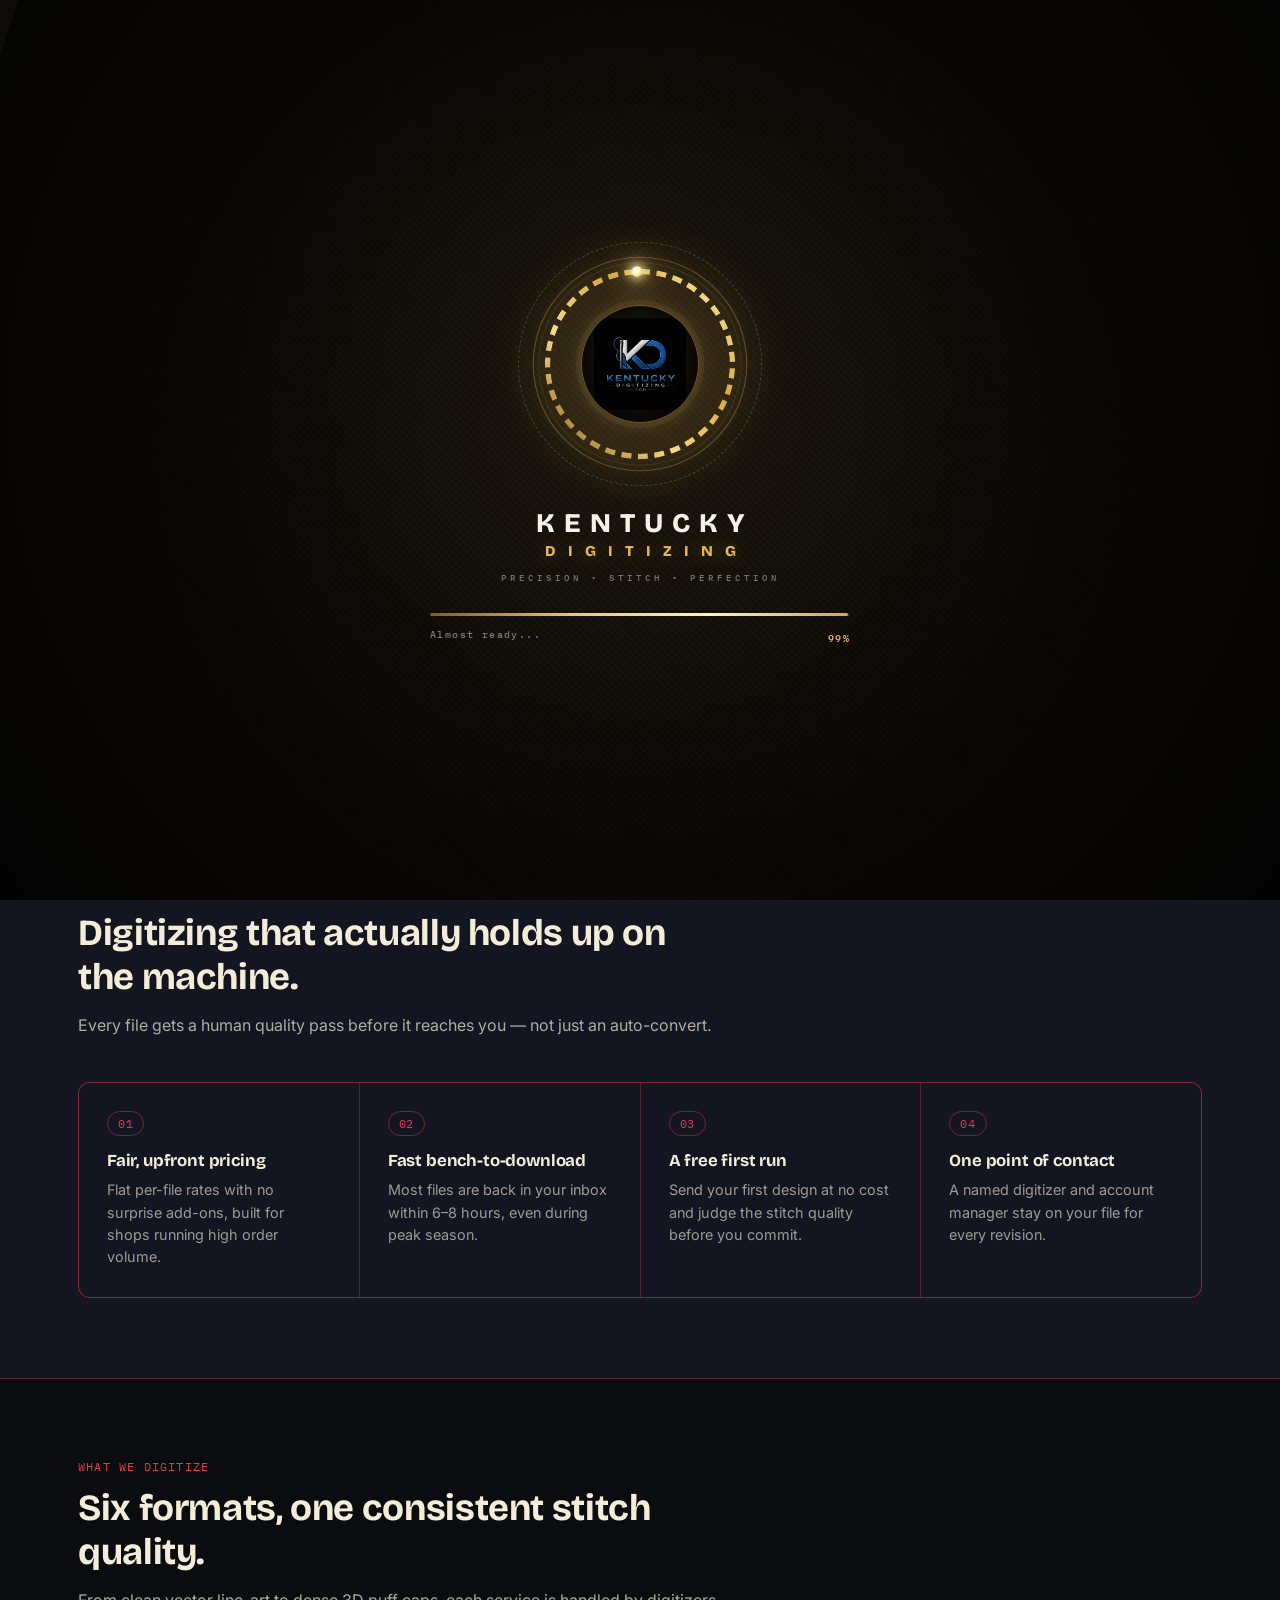
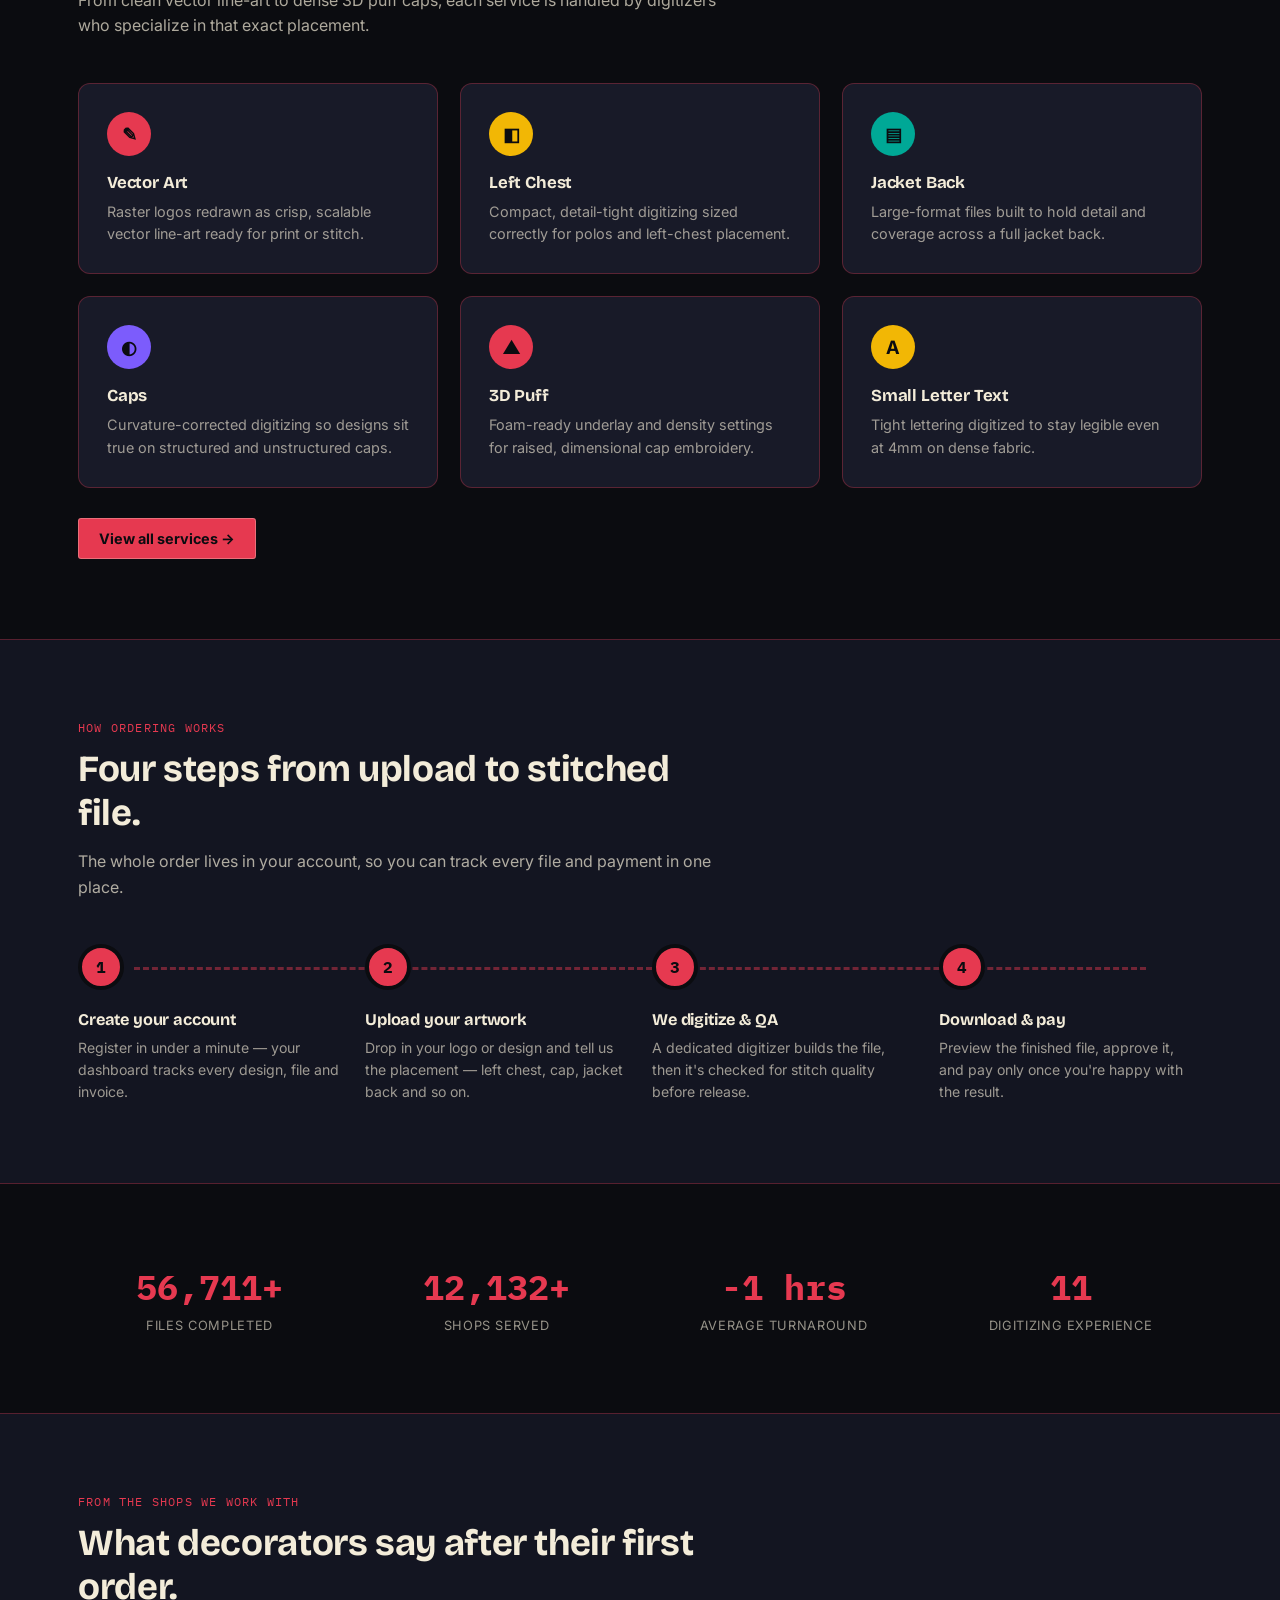
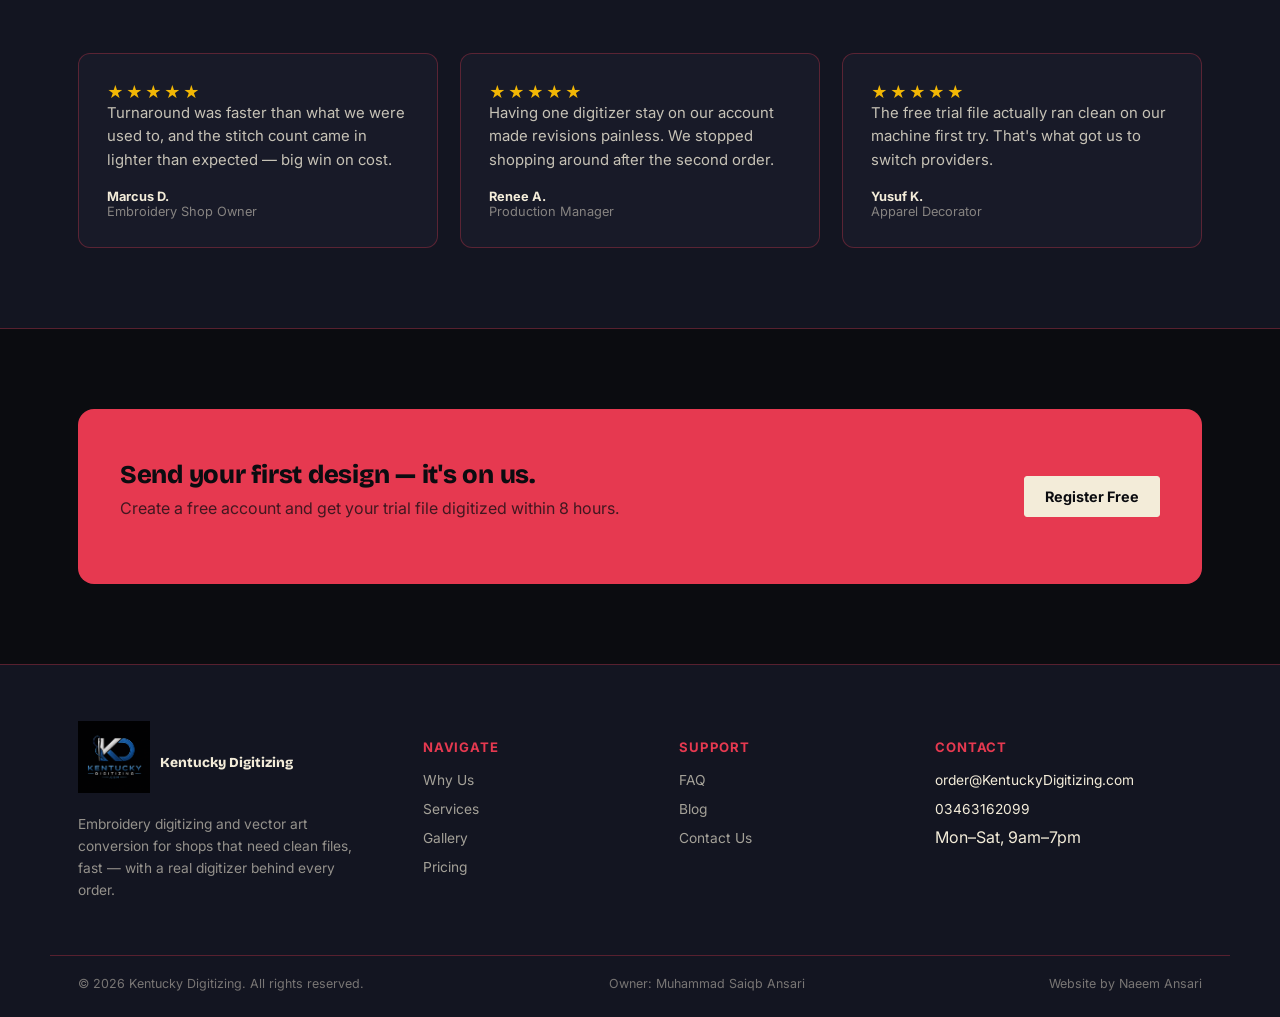
<file: index.html>
<!DOCTYPE html>
<html lang="en">
<head>
<script>try{var t=localStorage.getItem('kd-theme');if(t!=='light'&&t!=='dark')t='dark';document.documentElement.setAttribute('data-theme',t);}catch(e){document.documentElement.setAttribute('data-theme','dark');}</script>
<script>
/* Loader rule: show on first open of the site, or when the LOGO is clicked.
   Clicking "Home" in the menu (or any other link) skips it. */
(function(){
  var r=document.documentElement, show=true;
  try{
    var force=sessionStorage.getItem('kd-force'), seen=sessionStorage.getItem('kd-seen');
    if(seen && !force) show=false;
    sessionStorage.removeItem('kd-force');
    sessionStorage.setItem('kd-seen','1');
  }catch(e){}
  r.classList.add(show?'kd-loading':'kd-skip');
})();
</script>
<style>html.kd-skip #kd-loader{display:none!important}</style>

<link rel="preconnect" href="https://fonts.googleapis.com">
<link rel="preconnect" href="https://fonts.gstatic.com" crossorigin>
<link href="https://fonts.googleapis.com/css2?family=Anton&family=Germania+One&family=Honk:MORF@15&family=Sekuya&display=swap" rel="stylesheet">

<meta charset="UTF-8">
<meta name="viewport" content="width=device-width, initial-scale=1.0">
<title>Kentucky Digitizing — Embroidery Digitizing &amp; Vector Art</title>
<meta name="description" content="Kentucky Digitizing turns your artwork into clean, machine-ready embroidery files. Fast turnaround, free first-order trial, dedicated digitizer.">
<link rel="preconnect" href="https://fonts.googleapis.com">
<link rel="preconnect" href="https://fonts.gstatic.com" crossorigin>
<link href="https://fonts.googleapis.com/css2?family=Bricolage+Grotesque:opsz,wght@12..96,400;12..96,600;12..96,700;12..96,800&family=Inter:wght@400;500;600;700&family=IBM+Plex+Mono:wght@500;600&display=swap" rel="stylesheet">
<link rel="stylesheet" href="assets/style.css">
<link rel="icon" type="image/png" href="assets/favicon.png">
<link rel="apple-touch-icon" href="assets/favicon.png">
<style>
  .hero{ position:relative; padding:96px 0 76px; overflow:hidden;
    background: radial-gradient(circle at 82% 8%, rgba(230,57,80,0.16), transparent 45%),
                radial-gradient(circle at 4% 92%, rgba(124,92,252,0.14), transparent 45%);
  }
  .hero-grid{ display:grid; grid-template-columns:1.05fr 0.95fr; gap:56px; align-items:center; position:relative; z-index:1;}
  .eyebrow{ display:inline-flex; align-items:center; gap:8px; font-family:'IBM Plex Mono',monospace; font-size:0.75rem; letter-spacing:0.09em; text-transform:uppercase; color:var(--gold); padding:6px 12px; border:1px solid rgba(242,183,5,0.4); border-radius:20px; margin-bottom:22px;}
  .eyebrow .dot{width:6px;height:6px;border-radius:50%;background:var(--crimson);}
  .hero h1{ font-size:clamp(2.3rem,4.8vw,3.8rem); line-height:1.04; font-weight:800; color:var(--canvas);}
  .hero h1 .sw1{color:var(--crimson);}
  .hero h1 .sw2{color:var(--gold);}
  .hero p.lead{ margin-top:22px; font-size:1.08rem; line-height:1.65; color:rgba(var(--ink),0.76); max-width:46ch;}
  .hero-ctas{display:flex; gap:14px; margin-top:32px; flex-wrap:wrap;}
  .trust-row{display:flex; gap:26px; margin-top:38px; flex-wrap:wrap;}
  .trust-row div{font-size:0.8rem; color:rgba(var(--ink),0.55);}
  .trust-row strong{display:block; font-family:'IBM Plex Mono',monospace; font-size:1.12rem; color:var(--canvas);}

  .hoop{ position:relative; aspect-ratio:1/0.82; border-radius:16px; background:var(--bg-card); border:1px solid var(--line); overflow:hidden;
    box-shadow:0 40px 80px rgba(0,0,0,0.5);}
  .hoop-inner{ position:absolute; inset:26px; border:2px dashed rgba(var(--ink),0.18); border-radius:50%; display:flex; align-items:center; justify-content:center;}
  .hoop-fabric{ position:absolute; inset:0; background-image: linear-gradient(rgba(var(--ink),0.05) 1px, transparent 1px), linear-gradient(90deg, rgba(var(--ink),0.05) 1px, transparent 1px); background-size:14px 14px;}
  .hoop-caption{ position:absolute; bottom:18px; left:18px; right:18px; display:flex; justify-content:space-between; font-family:'IBM Plex Mono',monospace; font-size:0.7rem; color:rgba(var(--ink),0.55); text-transform:uppercase; letter-spacing:0.05em;}
  .hoop-caption span.hot{color:var(--crimson);}
  .hoop-mark{ position:relative; z-index:1; text-align:center; }
  .hoop-mark svg{ width:150px; height:150px; }
  .stitch-path{ fill:none; stroke-width:3; stroke-linecap:round; stroke-dasharray:6 7; stroke-dashoffset:900; animation:draw 3s ease forwards 0.4s;}
  .stitch-path.c1{stroke:var(--crimson);}
  .stitch-path.c2{stroke:var(--gold); animation-delay:1s;}
  .stitch-path.c3{stroke:var(--teal); animation-delay:1.7s;}
  @keyframes draw{ to{ stroke-dashoffset:0; } }
  .hoop-hint{ margin-top:14px; font-family:'IBM Plex Mono',monospace; font-size:0.7rem; color:rgba(var(--ink),0.4); text-transform:uppercase; letter-spacing:0.06em;}

  @media (max-width:960px){ .hero-grid{grid-template-columns:1fr;} .hoop{order:-1;} }

  .spool-grid{ display:grid; grid-template-columns:repeat(3,1fr); gap:22px; }
  @media (max-width:900px){.spool-grid{grid-template-columns:1fr 1fr;}}
  @media (max-width:560px){.spool-grid{grid-template-columns:1fr;}}

  .process-line{ position:relative; display:grid; grid-template-columns:repeat(4,1fr); gap:24px; }
  .process-line::before{ content:""; position:absolute; top:23px; left:5%; right:5%; height:0; border-top:3px dashed color-mix(in srgb, var(--accent) 45%, transparent); z-index:0;}
  .step{position:relative; z-index:1;}
  .step-badge{ width:46px; height:46px; border-radius:50%; background:var(--accent); color:var(--on-accent); display:flex; align-items:center; justify-content:center; font-family:'IBM Plex Mono',monospace; font-weight:700; margin-bottom:20px; border:4px solid var(--bg);}
  .step h3{font-size:1.02rem; color:var(--canvas); margin-bottom:8px; font-weight:700;}
  .step p{font-size:0.88rem; color:rgba(var(--ink),0.62); line-height:1.55; margin:0;}
  @media (max-width:900px){.process-line{grid-template-columns:1fr 1fr; row-gap:36px;} .process-line::before{display:none;}}
  @media (max-width:560px){.process-line{grid-template-columns:1fr;}}

  .quote-row{display:grid; grid-template-columns:repeat(3,1fr); gap:22px;}
  .quote-card p{font-size:0.93rem; line-height:1.6; color:rgba(var(--ink),0.8); margin:0 0 16px;}
  .quote-who{display:flex; justify-content:space-between; align-items:center; font-size:0.8rem;}
  .quote-who strong{color:var(--canvas); display:block;}
  .quote-who span{color:rgba(var(--ink),0.5);}
  .stars{color:var(--gold); letter-spacing:2px;}
  @media (max-width:900px){.quote-row{grid-template-columns:1fr;}}

  .hero-photo{position:relative;} .hero-photo img{width:100%;height:100%;object-fit:cover;display:block;} .hero-photo .hoop-overlay{position:absolute;inset:0;background:linear-gradient(90deg,rgba(10,11,13,.12),rgba(10,11,13,.02));pointer-events:none;}

  /* hero text entrance */
  .eyebrow, .hero h1, .hero p.lead, .hero-ctas, .trust-row{ opacity:0; animation:heroTextIn .7s ease forwards; }
  .eyebrow{animation-delay:.02s;}
  .hero h1{animation-delay:.1s;}
  .hero p.lead{animation-delay:.2s;}
  .hero-ctas{animation-delay:.3s;}
  .trust-row{animation-delay:.4s;}
  @keyframes heroTextIn{ from{opacity:0; transform:translateY(16px);} to{opacity:1; transform:translateY(0);} }
  .hoop{ opacity:0; animation:hoopIn .8s ease forwards .15s; }
  @keyframes hoopIn{ from{opacity:0; transform:translateY(20px) scale(.97);} to{opacity:1; transform:translateY(0) scale(1);} }
  @media (prefers-reduced-motion: reduce){
    .eyebrow, .hero h1, .hero p.lead, .hero-ctas, .trust-row, .hoop{opacity:1; animation:none;}
  }
</style>
</head>
<body class="pg-home">
<!-- ================= KENTUCKY DIGITIZING PREMIUM LOADER ================= -->
<div id="kd-loader" role="status" aria-label="Loading Kentucky Digitizing">
  <div class="kd-weave"></div>
  <div class="kd-sweep"></div>
  <div class="kd-particles" id="kdParticles"></div>

  <div class="kd-stage">
    <div class="kd-ringwrap">
      <div class="kd-halo"></div>
      <div class="kd-spin"></div>

      <svg class="kd-svg" viewBox="0 0 200 200" aria-hidden="true">
        <defs>
          <linearGradient id="kdGold" x1="0" y1="0" x2="1" y2="1">
            <stop offset="0" stop-color="#8a5a12"/>
            <stop offset=".35" stop-color="#f6d98a"/>
            <stop offset=".65" stop-color="#d8a83e"/>
            <stop offset="1" stop-color="#fff1b0"/>
          </linearGradient>
          <mask id="kdStitchMask">
            <circle cx="100" cy="100" r="84" fill="none" stroke="#fff" stroke-width="5"
                    stroke-dasharray="9.05 6.03" transform="rotate(-90 100 100)"/>
          </mask>
        </defs>
        <circle cx="100" cy="100" r="97" fill="none" stroke="rgba(216,168,62,.35)" stroke-width="1"/>
        <circle cx="100" cy="100" r="92" fill="none" stroke="rgba(216,168,62,.12)" stroke-width="1"/>
        <!-- faint stitch track -->
        <circle cx="100" cy="100" r="84" fill="none" stroke="rgba(255,255,255,.09)" stroke-width="5"
                stroke-dasharray="9.05 6.03" transform="rotate(-90 100 100)"/>
        <!-- gold running-stitch progress -->
        <g mask="url(#kdStitchMask)">
          <circle id="kdArc" cx="100" cy="100" r="84" fill="none" stroke="url(#kdGold)" stroke-width="5"
                  pathLength="100" stroke-dasharray="100 100" stroke-dashoffset="100"
                  transform="rotate(-90 100 100)"/>
        </g>
      </svg>

      <!-- needle travelling around the hoop -->
      <div class="kd-orbit" id="kdNeedle"><span class="kd-needle"></span></div>

      <div class="kd-logo">
        <img src="assets/kentucky-digitizing-logo.png" alt=""
             onerror="this.replaceWith(Object.assign(document.createElement('b'),{textContent:'KD'}))">
      </div>
    </div>

    <div class="kd-title" id="kdTitle" aria-hidden="true"></div>
    <div class="kd-tag">Precision &bull; Stitch &bull; Perfection</div>

    <div class="kd-meter"><div id="kdBar"></div></div>
    <div class="kd-meta"><span id="kdStatus">Threading the needle...</span><b id="kdPct">0%</b></div>
  </div>
</div>

<style>
/* ================= PREMIUM LOADER ================= */
html.kd-loading, html.kd-loading body { overflow:hidden; }

#kd-loader{
  position:fixed; inset:0; z-index:999999;
  display:flex; align-items:center; justify-content:center;
  background: radial-gradient(circle at 50% 45%, #1a140b 0%, #0a0805 50%, #030303 100%);
  clip-path: inset(0 0 0 0);
  transition: clip-path 1s cubic-bezier(.77,0,.18,1);
  overflow:hidden;
}
#kd-loader.kd-exit{ clip-path: inset(0 0 100% 0); pointer-events:none; }
#kd-loader.kd-exit .kd-stage{ opacity:0; transform:translateY(-26px) scale(1.06); transition:opacity .55s ease, transform .8s ease; }

/* fabric weave + light sweep */
.kd-weave{
  position:absolute; inset:0; opacity:.9;
  background:
    repeating-linear-gradient(45deg, rgba(255,255,255,.018) 0 2px, transparent 2px 5px),
    repeating-linear-gradient(-45deg, rgba(255,255,255,.012) 0 2px, transparent 2px 5px);
  -webkit-mask-image: radial-gradient(circle at center, #000 25%, transparent 78%);
          mask-image: radial-gradient(circle at center, #000 25%, transparent 78%);
}
.kd-sweep{
  position:absolute; top:-20%; bottom:-20%; width:35%; left:-45%;
  background: linear-gradient(100deg, transparent, rgba(242,196,93,.07), transparent);
  transform: skewX(-18deg);
  animation: kdSweep 3.6s ease-in-out infinite;
}
@keyframes kdSweep{ to{ left:120%; } }

/* floating gold dust */
.kd-particles{ position:absolute; inset:0; pointer-events:none; }
.kd-particles i{
  position:absolute; bottom:-10px; width:3px; height:3px; border-radius:50%;
  background:#f2c45d; box-shadow:0 0 8px 2px rgba(242,196,93,.55); opacity:0;
  animation: kdRise linear infinite;
}
@keyframes kdRise{
  0%{ transform:translateY(0) scale(.6); opacity:0; }
  15%{ opacity:.9; }
  100%{ transform:translateY(-105vh) translateX(var(--dx,20px)) scale(1.1); opacity:0; }
}

.kd-stage{
  position:relative; z-index:2; width:min(88%,420px); text-align:center;
  animation: kdEnter 1s cubic-bezier(.2,.8,.2,1) both;
}
@keyframes kdEnter{ from{ opacity:0; transform:translateY(26px) scale(.95);} to{ opacity:1; transform:none; } }

/* ---- ring ---- */
.kd-ringwrap{ position:relative; width:220px; height:220px; margin:0 auto 34px; }
.kd-svg{ position:absolute; inset:0; width:100%; height:100%; filter:drop-shadow(0 0 10px rgba(242,196,93,.35)); }
.kd-halo{
  position:absolute; inset:-60px; border-radius:50%;
  background: radial-gradient(circle, rgba(242,196,93,.18), transparent 62%);
  animation: kdHalo 2.6s ease-in-out infinite alternate;
}
@keyframes kdHalo{ from{ transform:scale(.85); opacity:.5;} to{ transform:scale(1.1); opacity:1;} }
.kd-spin{
  position:absolute; inset:-12px; border-radius:50%;
  border:1px dashed rgba(216,168,62,.28);
  animation: kdSpin 16s linear infinite;
}
@keyframes kdSpin{ to{ transform:rotate(360deg);} }

/* needle */
.kd-orbit{ position:absolute; inset:0; transform:rotate(0deg); will-change:transform; }
.kd-needle{
  position:absolute; top:8%; left:50%; width:11px; height:11px; margin:-5.5px 0 0 -5.5px; border-radius:50%;
  background: radial-gradient(circle at 35% 35%, #fff, #fff1b0 45%, #d8a83e 100%);
  box-shadow: 0 0 10px 3px rgba(255,241,176,.75), 0 0 28px 8px rgba(216,168,62,.45);
}

/* logo medallion */
.kd-logo{
  position:absolute; top:50%; left:50%; width:118px; height:118px; margin:-59px 0 0 -59px;
  border-radius:50%; overflow:hidden;
  background: radial-gradient(circle at 50% 35%, #1d160c, #090705);
  border:1px solid rgba(242,196,93,.4);
  box-shadow: 0 0 0 5px rgba(242,196,93,.06), 0 0 30px rgba(242,196,93,.22), inset 0 0 22px rgba(0,0,0,.7);
  display:flex; align-items:center; justify-content:center;
  animation: kdLogoIn 1.1s .15s cubic-bezier(.2,.9,.2,1) both, kdFloat 3s 1.3s ease-in-out infinite;
}
.kd-logo img{ width:100%; height:100%; object-fit:contain; padding:12px; box-sizing:border-box; display:block; }
.kd-logo b{ color:#f2c45d; font:900 34px Georgia,serif; letter-spacing:3px; text-shadow:0 0 14px rgba(242,196,93,.6); }
.kd-logo::after{
  content:""; position:absolute; inset:0;
  background: linear-gradient(115deg, transparent 35%, rgba(255,255,255,.28) 50%, transparent 65%);
  transform: translateX(-120%); animation: kdShine 2.8s 1s ease-in-out infinite;
}
@keyframes kdLogoIn{ from{ opacity:0; transform:scale(.55); filter:blur(8px);} to{ opacity:1; transform:none; filter:none;} }
@keyframes kdFloat{ 0%,100%{ transform:scale(1);} 50%{ transform:scale(1.045);} }
@keyframes kdShine{ 0%{ transform:translateX(-120%);} 55%,100%{ transform:translateX(120%);} }

/* ---- title ---- */
.kd-title{ font-family:'Bricolage Grotesque',Arial,sans-serif; font-weight:800; line-height:1.15; }
.kd-title .ln{ display:block; }
.kd-title .l1{ font-size:27px; letter-spacing:9px; color:#f6f1e4; margin-bottom:4px; padding-left:9px; }
.kd-title .l2{ font-size:15px; letter-spacing:12px; color:#e5b94f; padding-left:12px; text-shadow:0 0 18px rgba(229,185,79,.45); }
.kd-title span.c{
  display:inline-block; opacity:0; transform:translateY(14px); filter:blur(6px);
  animation: kdLetter .7s cubic-bezier(.2,.8,.2,1) forwards;
}
@keyframes kdLetter{ to{ opacity:1; transform:none; filter:none; } }

.kd-tag{
  margin:12px 0 30px; color:rgba(255,255,255,.42);
  font:500 9px 'IBM Plex Mono',monospace; letter-spacing:4px; text-transform:uppercase;
  opacity:0; animation: kdFade .8s 1.2s forwards;
}
@keyframes kdFade{ to{ opacity:1; } }

/* ---- progress ---- */
.kd-meter{ height:3px; width:100%; background:rgba(255,255,255,.08); border-radius:20px; overflow:hidden; }
#kdBar{
  width:0%; height:100%; border-radius:20px;
  background: linear-gradient(90deg,#8a5a12,#f2c45d,#fff1b0,#d8a83e);
  box-shadow:0 0 12px rgba(242,196,93,.7);
}
.kd-meta{
  display:flex; justify-content:space-between; margin-top:12px;
  font:500 10px 'IBM Plex Mono',monospace; letter-spacing:1.4px; color:rgba(255,255,255,.45);
}
.kd-meta b{ color:#e5b94f; font-weight:600; }

@media (max-width:500px){
  .kd-ringwrap{ width:180px; height:180px; margin-bottom:28px; }
  .kd-logo{ width:96px; height:96px; margin:-48px 0 0 -48px; }
  .kd-title .l1{ font-size:20px; letter-spacing:6px; padding-left:6px; }
  .kd-title .l2{ font-size:12px; letter-spacing:8px; padding-left:8px; }
  .kd-tag{ font-size:8px; letter-spacing:3px; }
}
@media (prefers-reduced-motion: reduce){
  .kd-sweep, .kd-particles, .kd-spin, .kd-halo{ display:none; }
}
</style>

<script>
/* ================= PREMIUM LOADER JS ================= */
(function () {
  var loader = document.getElementById('kd-loader');
  if (!loader) return;
  var root   = document.documentElement;
  var arc    = document.getElementById('kdArc');
  var needle = document.getElementById('kdNeedle');
  var bar    = document.getElementById('kdBar');
  var pct    = document.getElementById('kdPct');
  var status = document.getElementById('kdStatus');
  var title  = document.getElementById('kdTitle');
  var dust   = document.getElementById('kdParticles');

  // title letters, staggered
  var d = 0.5;
  [['l1','KENTUCKY'],['l2','DIGITIZING']].forEach(function (row) {
    var line = document.createElement('span');
    line.className = 'ln ' + row[0];
    row[1].split('').forEach(function (ch) {
      var s = document.createElement('span');
      s.className = 'c'; s.textContent = ch; s.style.animationDelay = (d += 0.045) + 's';
      line.appendChild(s);
    });
    title.appendChild(line);
  });

  // gold dust
  for (var i = 0; i < 16; i++) {
    var p = document.createElement('i');
    p.style.left = (Math.random() * 100) + '%';
    p.style.setProperty('--dx', (Math.random() * 80 - 40) + 'px');
    p.style.animationDuration = (5 + Math.random() * 5) + 's';
    p.style.animationDelay = (Math.random() * 5) + 's';
    dust.appendChild(p);
  }

  var messages = [
    [20, 'Threading the needle...'],
    [42, 'Loading embroidery files...'],
    [68, 'Perfecting every stitch...'],
    [90, 'Trimming loose threads...'],
    [101, 'Almost ready...']
  ];

  var reduce = window.matchMedia('(prefers-reduced-motion: reduce)').matches;
  var MIN = reduce ? 900 : 2800;
  var loaded = document.readyState === 'complete';
  window.addEventListener('load', function () { loaded = true; });

  var start = performance.now(), finished = false;

  function finish() {
    if (finished) return; finished = true;
    status.textContent = 'Ready!';
    setTimeout(function () {
      loader.classList.add('kd-exit');
      setTimeout(function () {
        root.classList.remove('kd-loading');
        loader.remove();
      }, 1050);
    }, 450);
  }

  function frame(now) {
    var t = Math.min((now - start) / MIN, 1);
    var eased = 1 - Math.pow(1 - t, 2.2);
    var v = eased * 100;
    if (!loaded) v = Math.min(v, 92);          // wait for the real page load
    if (now - start > 9000) { loaded = true; } // safety net

    arc.style.strokeDashoffset = 100 - v;
    needle.style.transform = 'rotate(' + (v * 3.6) + 'deg)';
    bar.style.width = v + '%';
    pct.textContent = Math.floor(v) + '%';
    for (var k = 0; k < messages.length; k++) {
      if (v < messages[k][0]) { if (!finished) status.textContent = messages[k][1]; break; }
    }

    if (v >= 99.9 && t >= 1 && loaded) {
      pct.textContent = '100%'; arc.style.strokeDashoffset = 0; bar.style.width = '100%';
      finish();
    } else {
      requestAnimationFrame(frame);
    }
  }
  requestAnimationFrame(frame);
})();
</script>
<!-- ================= END LOADER ================= -->



<header>
  <div class="nav">
    <a href="index.html" class="brand"><img class="site-logo" src="assets/kentucky-digitizing-logo.png" alt="Kentucky Digitizing logo"><span class="brand-name">Kentucky Digitizing</span></a>
    <nav class="navlinks" id="navlinks">
      <a href="index.html">Home</a>
      <a href="why-us.html">Why Us</a>
      <a href="services.html">Services</a>
      <a href="gallery.html">Gallery</a>
      <a href="pricing.html">Pricing</a>
      <a href="contact.html">Contact</a>
      <a href="faq.html">FAQ</a>
      <a href="blog.html">Blog</a>
    </nav>
    <div class="navcta">
      <a href="contact.html" class="btn btn-ghost">Log In</a>
      <a href="pricing.html" class="btn btn-primary">Free Trial</a>
      <button class="menu-toggle" id="menuToggle" aria-label="Toggle menu">☰</button>
    </div>
  </div>
</header>

<section class="hero">
  <div class="wrap hero-grid">
    <div>
      <span class="eyebrow"><span class="dot"></span> Free first digitizing run</span>
      <h1>Your artwork, <span class="sw1">stitch</span>-<span class="sw2">ready</span> in hours.</h1>
      <p class="lead">Kentucky Digitizing converts logos and artwork into clean, punch-perfect embroidery files for left chest, jacket backs, caps and more. One dedicated digitizer, one file that runs right the first time.</p>
      <div class="hero-ctas">
        <a href="pricing.html" class="btn btn-primary">Start Free Trial Order</a>
        <a href="services.html" class="btn btn-ghost">See What We Digitize</a>
      </div>
      <div class="trust-row">
        <div><strong>6–8 hrs</strong>Typical turnaround</div>
        <div><strong>1st order</strong>On the house</div>
        <div><strong>1 digitizer</strong>Assigned to your account</div>
      </div>
    </div>
    <div class="hoop hero-photo">
      <img src="assets/gallery/hero-embroidery-machine.jpg" alt="Embroidery machine stitching a Kentucky Digitizing design">
      <div class="hoop-overlay"></div>
      <div class="hoop-caption"><span>PROFESSIONAL EMBROIDERY</span><span class="hot">→ KENTUCKYDIGITIZING</span></div>
    </div>
  </div>
</section>

<div class="stitch-rule"></div>

<section class="band">
  <div class="wrap">
    <div class="section-head">
      <span class="kicker">Why teams switch to us</span>
      <h2>Digitizing that actually holds up on the machine.</h2>
      <p>Every file gets a human quality pass before it reaches you — not just an auto-convert.</p>
    </div>
    <div class="grid-4">
      <div class="card"><div class="tag">01</div><h3 style="margin:14px 0 8px;font-size:1.05rem;">Fair, upfront pricing</h3><p style="font-size:0.9rem;color:rgba(var(--ink),0.62);margin:0;line-height:1.55;">Flat per-file rates with no surprise add-ons, built for shops running high order volume.</p></div>
      <div class="card"><div class="tag">02</div><h3 style="margin:14px 0 8px;font-size:1.05rem;">Fast bench-to-download</h3><p style="font-size:0.9rem;color:rgba(var(--ink),0.62);margin:0;line-height:1.55;">Most files are back in your inbox within 6–8 hours, even during peak season.</p></div>
      <div class="card"><div class="tag">03</div><h3 style="margin:14px 0 8px;font-size:1.05rem;">A free first run</h3><p style="font-size:0.9rem;color:rgba(var(--ink),0.62);margin:0;line-height:1.55;">Send your first design at no cost and judge the stitch quality before you commit.</p></div>
      <div class="card"><div class="tag">04</div><h3 style="margin:14px 0 8px;font-size:1.05rem;">One point of contact</h3><p style="font-size:0.9rem;color:rgba(var(--ink),0.62);margin:0;line-height:1.55;">A named digitizer and account manager stay on your file for every revision.</p></div>
    </div>
  </div>
</section>

<section>
  <div class="wrap">
    <div class="section-head">
      <span class="kicker">What we digitize</span>
      <h2>Six formats, one consistent stitch quality.</h2>
      <p>From clean vector line-art to dense 3D puff caps, each service is handled by digitizers who specialize in that exact placement.</p>
    </div>
    <div class="spool-grid">
      <div class="card"><div class="pill-icon" style="background:var(--crimson);">✎</div><h3 style="font-size:1.05rem;margin-bottom:8px;">Vector Art</h3><p style="font-size:0.9rem;color:rgba(var(--ink),0.62);margin:0;line-height:1.55;">Raster logos redrawn as crisp, scalable vector line-art ready for print or stitch.</p></div>
      <div class="card"><div class="pill-icon" style="background:var(--gold);">◧</div><h3 style="font-size:1.05rem;margin-bottom:8px;">Left Chest</h3><p style="font-size:0.9rem;color:rgba(var(--ink),0.62);margin:0;line-height:1.55;">Compact, detail-tight digitizing sized correctly for polos and left-chest placement.</p></div>
      <div class="card"><div class="pill-icon" style="background:var(--teal);">▤</div><h3 style="font-size:1.05rem;margin-bottom:8px;">Jacket Back</h3><p style="font-size:0.9rem;color:rgba(var(--ink),0.62);margin:0;line-height:1.55;">Large-format files built to hold detail and coverage across a full jacket back.</p></div>
      <div class="card"><div class="pill-icon" style="background:var(--violet);">◐</div><h3 style="font-size:1.05rem;margin-bottom:8px;">Caps</h3><p style="font-size:0.9rem;color:rgba(var(--ink),0.62);margin:0;line-height:1.55;">Curvature-corrected digitizing so designs sit true on structured and unstructured caps.</p></div>
      <div class="card"><div class="pill-icon" style="background:var(--crimson);">▲</div><h3 style="font-size:1.05rem;margin-bottom:8px;">3D Puff</h3><p style="font-size:0.9rem;color:rgba(var(--ink),0.62);margin:0;line-height:1.55;">Foam-ready underlay and density settings for raised, dimensional cap embroidery.</p></div>
      <div class="card"><div class="pill-icon" style="background:var(--gold);">A</div><h3 style="font-size:1.05rem;margin-bottom:8px;">Small Letter Text</h3><p style="font-size:0.9rem;color:rgba(var(--ink),0.62);margin:0;line-height:1.55;">Tight lettering digitized to stay legible even at 4mm on dense fabric.</p></div>
    </div>
    <div style="margin-top:30px;"><a href="services.html" class="btn btn-ghost">View all services →</a></div>
  </div>
</section>

<section class="band">
  <div class="wrap">
    <div class="section-head">
      <span class="kicker">How ordering works</span>
      <h2>Four steps from upload to stitched file.</h2>
      <p>The whole order lives in your account, so you can track every file and payment in one place.</p>
    </div>
    <div class="process-line">
      <div class="step"><div class="step-badge">1</div><h3>Create your account</h3><p>Register in under a minute — your dashboard tracks every design, file and invoice.</p></div>
      <div class="step"><div class="step-badge">2</div><h3>Upload your artwork</h3><p>Drop in your logo or design and tell us the placement — left chest, cap, jacket back and so on.</p></div>
      <div class="step"><div class="step-badge">3</div><h3>We digitize &amp; QA</h3><p>A dedicated digitizer builds the file, then it's checked for stitch quality before release.</p></div>
      <div class="step"><div class="step-badge">4</div><h3>Download &amp; pay</h3><p>Preview the finished file, approve it, and pay only once you're happy with the result.</p></div>
    </div>
  </div>
</section>

<section>
  <div class="wrap stats-grid">
    <div class="stat"><strong data-count="98000" data-suffix="+">98,000</strong><span>Files completed</span></div>
    <div class="stat"><strong data-count="31500" data-suffix="+">31,500</strong><span>Shops served</span></div>
    <div class="stat"><strong data-count="8" data-suffix=" hrs">8</strong><span>Average turnaround</span></div>
    <div class="stat"><strong data-count="11" data-suffix=" yrs">11</strong><span>Digitizing experience</span></div>
  </div>
</section>

<section class="band">
  <div class="wrap">
    <div class="section-head">
      <span class="kicker">From the shops we work with</span>
      <h2>What decorators say after their first order.</h2>
    </div>
    <div class="quote-row">
      <div class="card quote-card"><div class="stars">★★★★★</div><p>Turnaround was faster than what we were used to, and the stitch count came in lighter than expected — big win on cost.</p><div class="quote-who"><div><strong>Marcus D.</strong><span>Embroidery Shop Owner</span></div></div></div>
      <div class="card quote-card"><div class="stars">★★★★★</div><p>Having one digitizer stay on our account made revisions painless. We stopped shopping around after the second order.</p><div class="quote-who"><div><strong>Renee A.</strong><span>Production Manager</span></div></div></div>
      <div class="card quote-card"><div class="stars">★★★★★</div><p>The free trial file actually ran clean on our machine first try. That's what got us to switch providers.</p><div class="quote-who"><div><strong>Yusuf K.</strong><span>Apparel Decorator</span></div></div></div>
    </div>
  </div>
</section>

<section>
  <div class="wrap">
    <div class="cta-band">
      <div><h2>Send your first design — it's on us.</h2><p>Create a free account and get your trial file digitized within 8 hours.</p></div>
      <a href="contact.html" class="btn btn-navlike">Register Free</a>
    </div>
  </div>
</section>

<footer>
  <div class="wrap foot-grid">
    <div class="foot-brand">
      <a href="index.html" class="brand"><img class="site-logo" src="assets/kentucky-digitizing-logo.png" alt="Kentucky Digitizing logo"><span class="brand-name">Kentucky Digitizing</span></a>
      <p>Embroidery digitizing and vector art conversion for shops that need clean files, fast — with a real digitizer behind every order.</p>
    </div>
    <div><h4>Navigate</h4><ul><li><a href="why-us.html">Why Us</a></li><li><a href="services.html">Services</a></li><li><a href="gallery.html">Gallery</a></li><li><a href="pricing.html">Pricing</a></li></ul></div>
    <div><h4>Support</h4><ul><li><a href="faq.html">FAQ</a></li><li><a href="blog.html">Blog</a></li><li><a href="contact.html">Contact Us</a></li></ul></div>
    <div><h4>Contact</h4><ul><li><a href="mailto:order@KentuckyDigitizing.com">order@KentuckyDigitizing.com</a></li><li><a href="tel:03463162099">03463162099</a></li><li>Mon–Sat, 9am–7pm</li></ul></div>
  </div>
  <div class="wrap foot-bottom">
    <span>© 2026 Kentucky Digitizing. All rights reserved.</span>
    <span>Owner: Muhammad Saiqb Ansari</span>
    <span>Website by <a href="tel:03161618156">Naeem Ansari</a></span>
  </div>
</footer>

<script src="assets/script.js"></script>
</body>
</html>
</file>
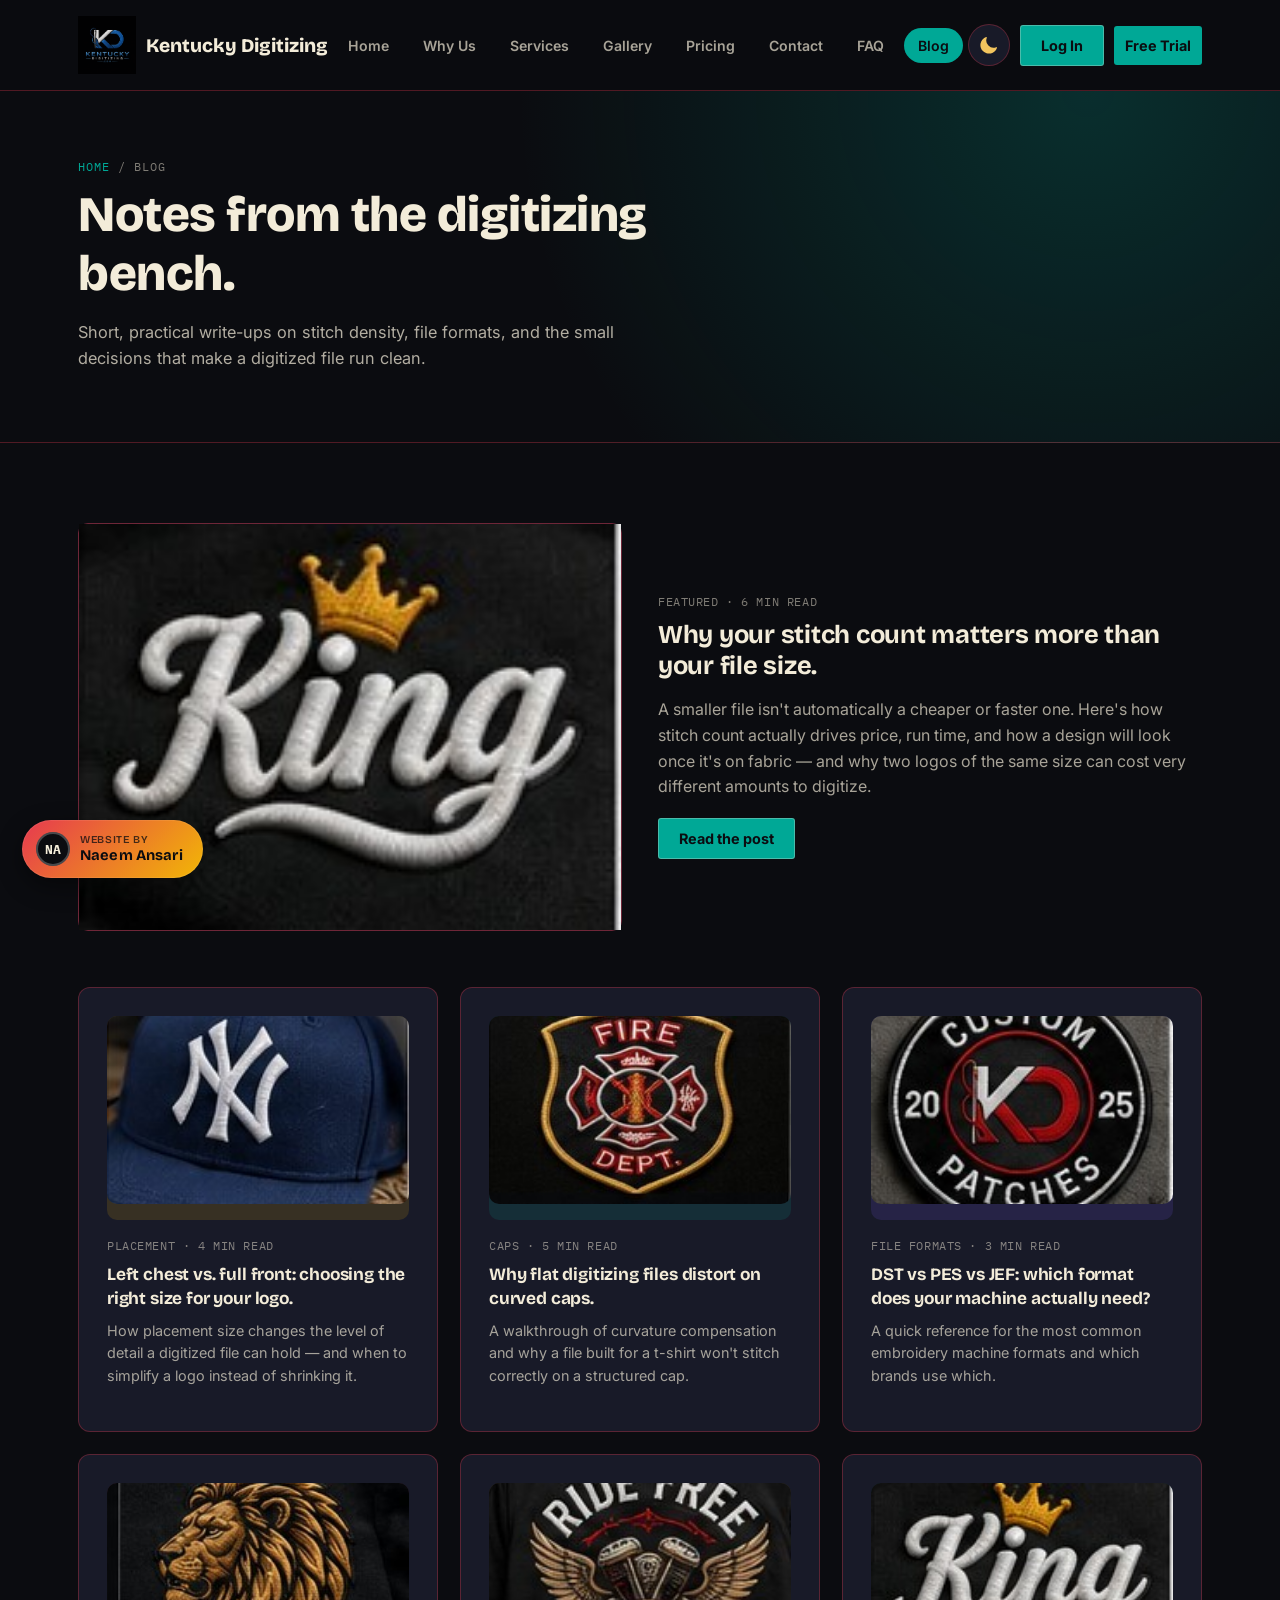
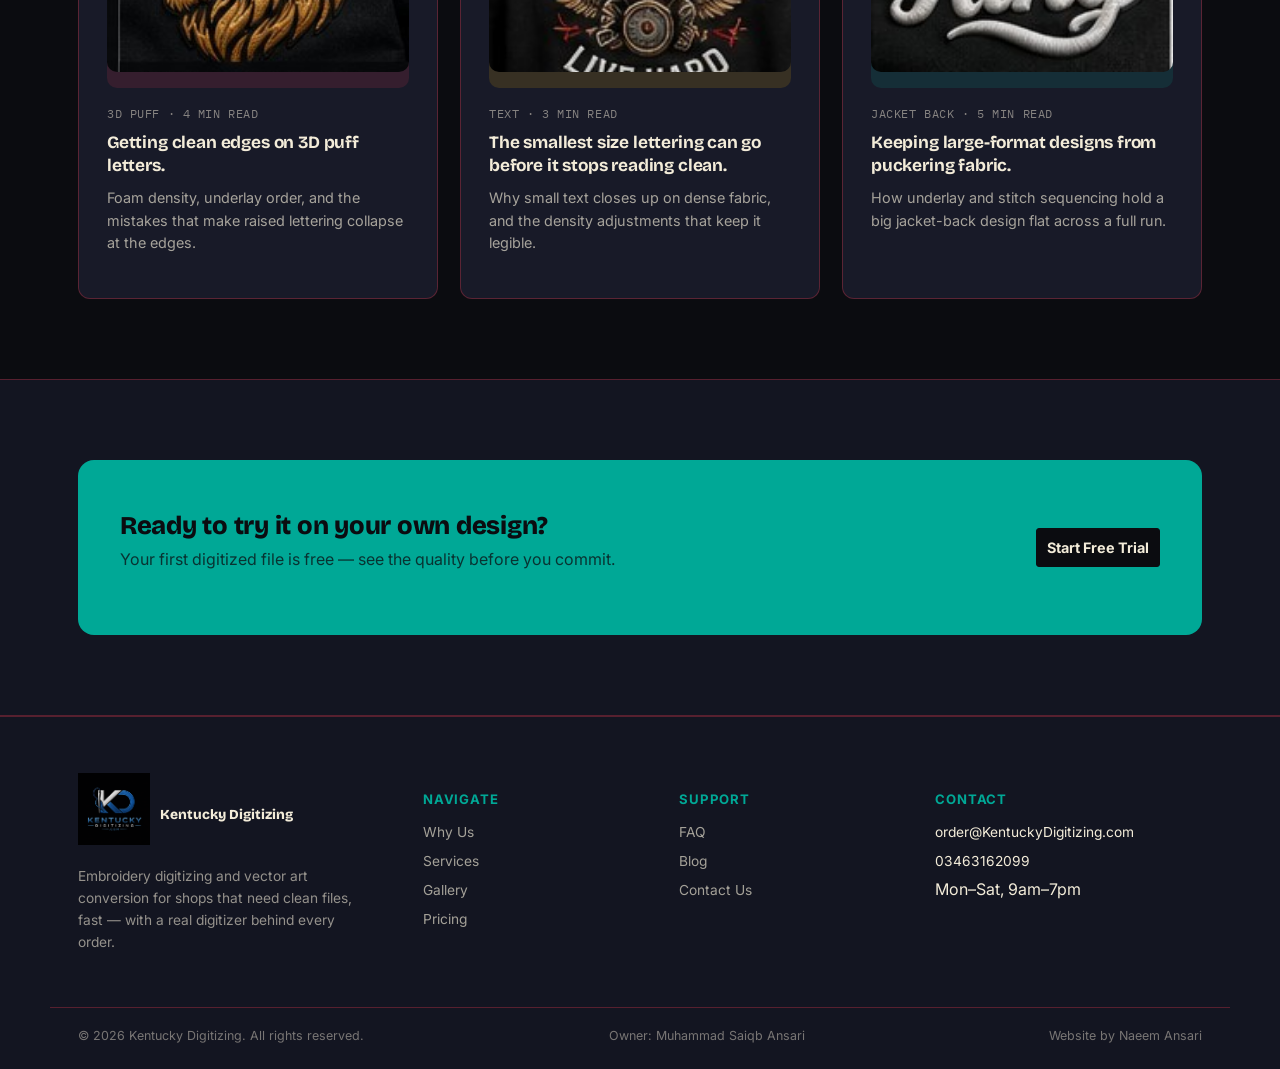
<file: blog.html>
<!DOCTYPE html>
<html lang="en">
<head>
<script>try{var t=localStorage.getItem('kd-theme');if(t!=='light'&&t!=='dark')t='dark';document.documentElement.setAttribute('data-theme',t);}catch(e){document.documentElement.setAttribute('data-theme','dark');}</script>
<meta charset="UTF-8">
<meta name="viewport" content="width=device-width, initial-scale=1.0">
<title>Blog — Kentucky Digitizing</title>
<meta name="description" content="Notes on embroidery digitizing — stitch density, file formats, cap placement and other things shop owners ask about.">
<link rel="preconnect" href="https://fonts.googleapis.com">
<link rel="preconnect" href="https://fonts.gstatic.com" crossorigin>
<link href="https://fonts.googleapis.com/css2?family=Bricolage+Grotesque:opsz,wght@12..96,400;12..96,600;12..96,700;12..96,800&family=Inter:wght@400;500;600;700&family=IBM+Plex+Mono:wght@500;600&display=swap" rel="stylesheet">
<link rel="stylesheet" href="assets/style.css">
<link rel="icon" type="image/png" href="assets/favicon.png">
<link rel="apple-touch-icon" href="assets/favicon.png">
<style>
  .blog-grid{ display:grid; grid-template-columns:repeat(3,1fr); gap:22px; }
  .blog-thumb{ aspect-ratio:16/10; border-radius:10px; margin-bottom:18px; display:flex; align-items:center; justify-content:center; }
  .blog-thumb svg{ width:40%; height:40%; }
  .blog-card h3{ font-size:1.08rem; margin-bottom:10px; line-height:1.35; }
  .blog-card p{ font-size:0.9rem; color:rgba(var(--ink),0.65); line-height:1.55; margin:0 0 16px; }
  .featured-post{ display:grid; grid-template-columns:1fr 1fr; gap:36px; align-items:center; margin-bottom:56px; }
  .featured-post .blog-thumb{ aspect-ratio:4/3; margin:0; }
  .featured-post h2{ font-size:1.6rem; margin-bottom:12px; }
  .featured-post p{ color:rgba(var(--ink),0.68); line-height:1.6; margin-bottom:18px;}
  @media (max-width:900px){ .blog-grid{grid-template-columns:1fr 1fr;} .featured-post{grid-template-columns:1fr;} }
  @media (max-width:560px){ .blog-grid{grid-template-columns:1fr;} }

  .blog-thumb img{width:100%;height:100%;object-fit:cover;display:block;}
</style>
</head>
<body class="pg-blog">

<header>
  <div class="nav">
    <a href="index.html" class="brand"><img class="site-logo" src="assets/kentucky-digitizing-logo.png" alt="Kentucky Digitizing logo"><span class="brand-name">Kentucky Digitizing</span></a>
    <nav class="navlinks" id="navlinks">
      <a href="index.html">Home</a>
      <a href="why-us.html">Why Us</a>
      <a href="services.html">Services</a>
      <a href="gallery.html">Gallery</a>
      <a href="pricing.html">Pricing</a>
      <a href="contact.html">Contact</a>
      <a href="faq.html">FAQ</a>
      <a href="blog.html">Blog</a>
    </nav>
    <div class="navcta">
      <a href="contact.html" class="btn btn-ghost">Log In</a>
      <a href="pricing.html" class="btn btn-primary">Free Trial</a>
      <button class="menu-toggle" id="menuToggle" aria-label="Toggle menu">☰</button>
    </div>
  </div>
</header>

<section class="page-hero">
  <div class="wrap">
    <span class="crumb"><a href="index.html">Home</a> / Blog</span>
    <h1>Notes from the digitizing bench.</h1>
    <p>Short, practical write-ups on stitch density, file formats, and the small decisions that make a digitized file run clean.</p>
  </div>
</section>

<section>
  <div class="wrap">

    <div class="featured-post">
      <div class="blog-thumb" style="background:color-mix(in srgb, var(--crimson) 14%, var(--bg-card)); border:1px solid var(--line);"><img src="assets/gallery/blog-1.jpg" alt="Embroidery digitizing example"></div>
      <div>
        <div class="blog-meta">Featured · 6 min read</div>
        <h2>Why your stitch count matters more than your file size.</h2>
        <p>A smaller file isn't automatically a cheaper or faster one. Here's how stitch count actually drives price, run time, and how a design will look once it's on fabric — and why two logos of the same size can cost very different amounts to digitize.</p>
        <a href="#" class="btn btn-ghost">Read the post</a>
      </div>
    </div>

    <div class="blog-grid">
      <div class="card blog-card">
        <div class="blog-thumb" style="background:color-mix(in srgb, var(--gold) 14%, var(--bg-card));"><img src="assets/gallery/blog-2.jpg" alt="Embroidery digitizing example"></div>
        <div class="blog-meta">Placement · 4 min read</div>
        <h3>Left chest vs. full front: choosing the right size for your logo.</h3>
        <p>How placement size changes the level of detail a digitized file can hold — and when to simplify a logo instead of shrinking it.</p>
      </div>
      <div class="card blog-card">
        <div class="blog-thumb" style="background:color-mix(in srgb, var(--teal) 14%, var(--bg-card));"><img src="assets/gallery/blog-3.jpg" alt="Embroidery digitizing example"></div>
        <div class="blog-meta">Caps · 5 min read</div>
        <h3>Why flat digitizing files distort on curved caps.</h3>
        <p>A walkthrough of curvature compensation and why a file built for a t-shirt won't stitch correctly on a structured cap.</p>
      </div>
      <div class="card blog-card">
        <div class="blog-thumb" style="background:color-mix(in srgb, var(--violet) 14%, var(--bg-card));"><img src="assets/gallery/blog-4.jpg" alt="Embroidery digitizing example"></div>
        <div class="blog-meta">File Formats · 3 min read</div>
        <h3>DST vs PES vs JEF: which format does your machine actually need?</h3>
        <p>A quick reference for the most common embroidery machine formats and which brands use which.</p>
      </div>
      <div class="card blog-card">
        <div class="blog-thumb" style="background:color-mix(in srgb, var(--crimson) 14%, var(--bg-card));"><img src="assets/gallery/blog-5.jpg" alt="Embroidery digitizing example"></div>
        <div class="blog-meta">3D Puff · 4 min read</div>
        <h3>Getting clean edges on 3D puff letters.</h3>
        <p>Foam density, underlay order, and the mistakes that make raised lettering collapse at the edges.</p>
      </div>
      <div class="card blog-card">
        <div class="blog-thumb" style="background:color-mix(in srgb, var(--gold) 14%, var(--bg-card));"><img src="assets/gallery/blog-6.jpg" alt="Embroidery digitizing example"></div>
        <div class="blog-meta">Text · 3 min read</div>
        <h3>The smallest size lettering can go before it stops reading clean.</h3>
        <p>Why small text closes up on dense fabric, and the density adjustments that keep it legible.</p>
      </div>
      <div class="card blog-card">
        <div class="blog-thumb" style="background:color-mix(in srgb, var(--teal) 14%, var(--bg-card));"><img src="assets/gallery/blog-7.jpg" alt="Embroidery digitizing example"></div>
        <div class="blog-meta">Jacket Back · 5 min read</div>
        <h3>Keeping large-format designs from puckering fabric.</h3>
        <p>How underlay and stitch sequencing hold a big jacket-back design flat across a full run.</p>
      </div>
    </div>

  </div>
</section>

<section class="band">
  <div class="wrap">
    <div class="cta-band">
      <div><h2>Ready to try it on your own design?</h2><p>Your first digitized file is free — see the quality before you commit.</p></div>
      <a href="contact.html" class="btn btn-primary">Start Free Trial</a>
    </div>
  </div>
</section>

<footer>
  <div class="wrap foot-grid">
    <div class="foot-brand">
      <a href="index.html" class="brand"><img class="site-logo" src="assets/kentucky-digitizing-logo.png" alt="Kentucky Digitizing logo"><span class="brand-name">Kentucky Digitizing</span></a>
      <p>Embroidery digitizing and vector art conversion for shops that need clean files, fast — with a real digitizer behind every order.</p>
    </div>
    <div><h4>Navigate</h4><ul><li><a href="why-us.html">Why Us</a></li><li><a href="services.html">Services</a></li><li><a href="gallery.html">Gallery</a></li><li><a href="pricing.html">Pricing</a></li></ul></div>
    <div><h4>Support</h4><ul><li><a href="faq.html">FAQ</a></li><li><a href="blog.html">Blog</a></li><li><a href="contact.html">Contact Us</a></li></ul></div>
    <div><h4>Contact</h4><ul><li><a href="mailto:order@KentuckyDigitizing.com">order@KentuckyDigitizing.com</a></li><li><a href="tel:03463162099">03463162099</a></li><li>Mon–Sat, 9am–7pm</li></ul></div>
  </div>
  <div class="wrap foot-bottom"><span>© 2026 Kentucky Digitizing. All rights reserved.</span><span>Owner: Muhammad Saiqb Ansari</span><span>Website by <a href="tel:03161618156">Naeem Ansari</a></span></div>
</footer>
<script src="assets/script.js"></script>
</body>
</html>
</file>
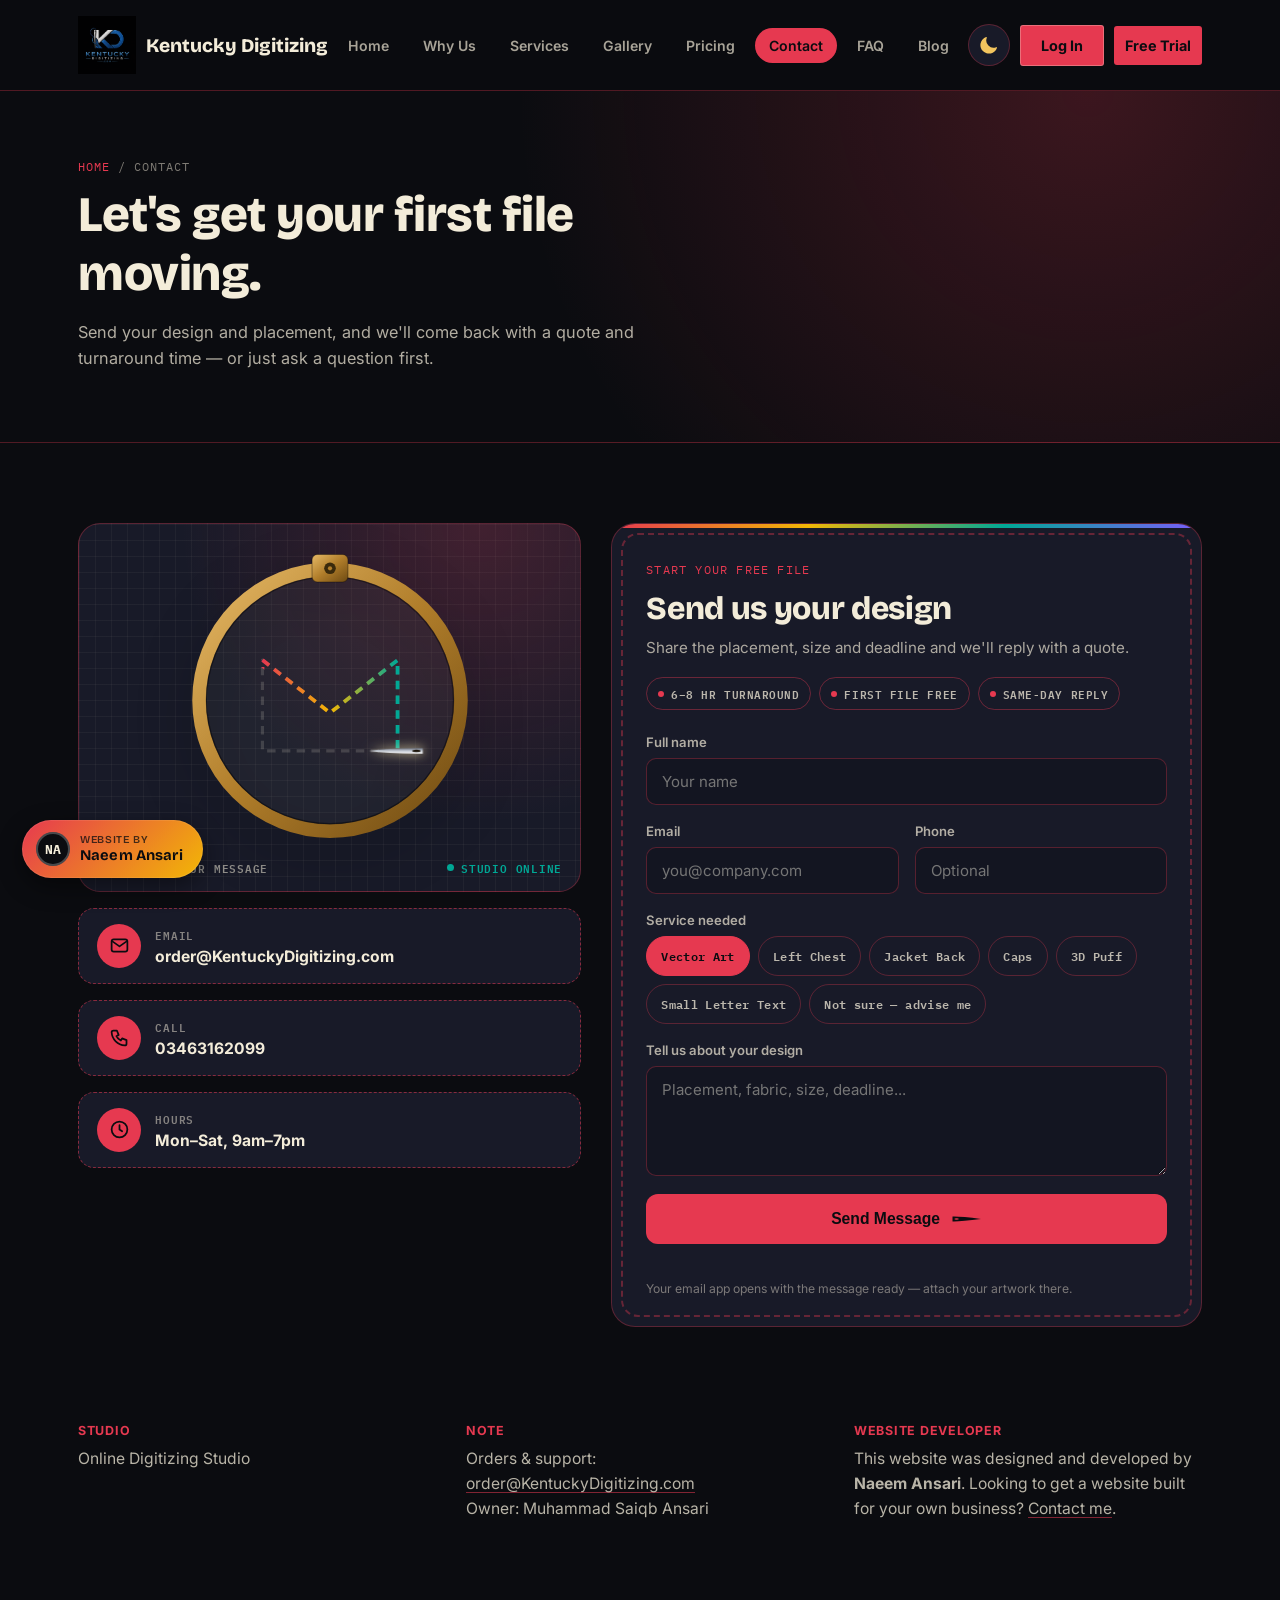
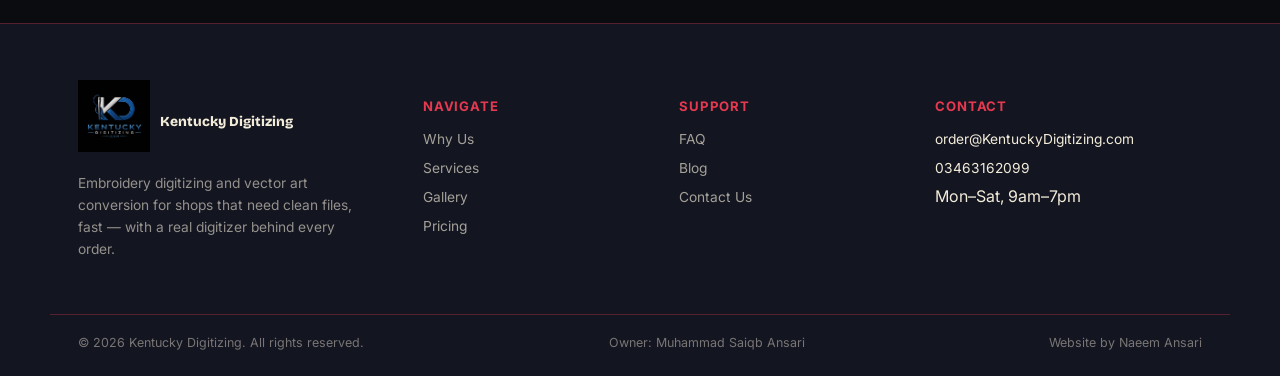
<file: contact.html>
<!DOCTYPE html>
<html lang="en">
<head>
<script>try{var t=localStorage.getItem('kd-theme');if(t!=='light'&&t!=='dark')t='dark';document.documentElement.setAttribute('data-theme',t);}catch(e){document.documentElement.setAttribute('data-theme','dark');}</script>
<meta charset="UTF-8">
<meta name="viewport" content="width=device-width, initial-scale=1.0">
<title>Contact Us — Kentucky Digitizing</title>
<meta name="description" content="Get in touch with Kentucky Digitizing to start your free trial file or ask about an order.">
<link rel="preconnect" href="https://fonts.googleapis.com">
<link rel="preconnect" href="https://fonts.gstatic.com" crossorigin>
<link href="https://fonts.googleapis.com/css2?family=Bricolage+Grotesque:opsz,wght@12..96,400;12..96,600;12..96,700;12..96,800&family=Inter:wght@400;500;600;700&family=IBM+Plex+Mono:wght@500;600&display=swap" rel="stylesheet">
<link rel="stylesheet" href="assets/style.css">
<link rel="icon" type="image/png" href="assets/favicon.png">
<link rel="apple-touch-icon" href="assets/favicon.png">
<style>
  /* ---------- info strip ---------- */
  .info-grid{ display:grid; grid-template-columns:repeat(3,1fr); gap:8px 40px; }
  .info-card{ margin-bottom:22px; }
  .info-card h4{ font-size:0.78rem; text-transform:uppercase; letter-spacing:0.06em; color:var(--accent); margin-bottom:8px; }
  .info-card p{ margin:0; color:rgba(var(--ink),0.75); font-size:0.98rem; line-height:1.6; }
  .info-card a{ text-decoration:underline; text-decoration-color:color-mix(in srgb,var(--accent) 55%,transparent); text-underline-offset:3px; }

  /* ---------- layout ---------- */
  .contact-grid{ display:grid; grid-template-columns:0.92fr 1.08fr; gap:30px; align-items:start; }
  .contact-left{ display:flex; flex-direction:column; gap:16px; position:sticky; top:96px; }

  /* ---------- stitching hoop ---------- */
  .hoop-card{
    position:relative; border-radius:22px; border:1px solid var(--line); overflow:hidden; padding:20px 18px 14px;
    background:
      radial-gradient(circle at 80% 0%, color-mix(in srgb, var(--accent) 20%, transparent), transparent 55%),
      linear-gradient(rgba(var(--ink),.045) 1px, transparent 1px) 0 0/16px 16px,
      linear-gradient(90deg, rgba(var(--ink),.045) 1px, transparent 1px) 0 0/16px 16px,
      var(--bg-card);
  }
  .hoop-svg{ display:block; width:100%; height:auto; max-width:380px; margin:0 auto; filter:drop-shadow(0 18px 26px rgba(0,0,0,.28)); }
  .hoop-cap{ display:flex; justify-content:space-between; align-items:center; margin-top:8px;
    font:600 .7rem 'IBM Plex Mono',monospace; letter-spacing:.07em; text-transform:uppercase; color:rgba(var(--ink),.55); }
  .hoop-cap .live{ color:var(--teal); display:inline-flex; align-items:center; gap:7px; }
  .hoop-cap .live::before{ content:""; width:7px; height:7px; border-radius:50%; background:var(--teal); box-shadow:0 0 0 0 color-mix(in srgb,var(--teal) 60%,transparent); animation:livePulse 1.8s infinite; }
  @keyframes livePulse{ 70%{ box-shadow:0 0 0 9px transparent; } 100%{ box-shadow:0 0 0 0 transparent; } }

  /* ---------- quick contact cards ---------- */
  .qcard{
    display:flex; align-items:center; gap:14px; padding:15px 18px; border-radius:16px;
    background:var(--bg-card); border:1px dashed color-mix(in srgb,var(--accent) 55%, transparent);
    transition:transform .25s ease, border-color .25s ease, box-shadow .25s ease;
  }
  a.qcard:hover{ transform:translateX(6px); border-style:solid; border-color:var(--accent); box-shadow:0 14px 28px -18px color-mix(in srgb,var(--accent) 70%, transparent); }
  .qicon{ width:44px; height:44px; flex:none; border-radius:50%; display:grid; place-items:center; background:var(--accent); color:var(--on-accent); }
  .qicon svg{ width:21px; height:21px; }
  .qcard small{ display:block; font:600 .68rem 'IBM Plex Mono',monospace; letter-spacing:.08em; text-transform:uppercase; color:rgba(var(--ink),.5); margin-bottom:3px; }
  .qcard strong{ display:block; font-size:.98rem; color:var(--canvas); font-weight:700; word-break:break-word; }

  /* ---------- form card ---------- */
  .contact-form-card{
    position:relative; background:var(--bg-card); border:1px solid var(--line); border-radius:24px; padding:38px 34px 30px; overflow:hidden;
  }
  .contact-form-card::before{ /* stitched fabric edge */
    content:""; position:absolute; inset:9px; border:2px dashed color-mix(in srgb,var(--accent) 38%, transparent); border-radius:17px; pointer-events:none;
  }
  .contact-form-card::after{ /* top thread */
    content:""; position:absolute; left:0; right:0; top:0; height:4px;
    background:linear-gradient(90deg,var(--crimson),var(--gold),var(--teal),var(--violet));
  }
  .contact-form-card > *{ position:relative; z-index:1; }
  .contact-form-card h2{ font-size:clamp(1.55rem,2.6vw,2rem); font-weight:800; margin:4px 0 8px; color:var(--canvas); }
  .contact-form-card .sub{ margin:0 0 18px; color:rgba(var(--ink),.68); font-size:.95rem; line-height:1.55; }
  .pills{ display:flex; flex-wrap:wrap; gap:8px; margin-bottom:24px; }
  .pill{ font:600 .68rem 'IBM Plex Mono',monospace; letter-spacing:.05em; text-transform:uppercase; padding:6px 11px; border-radius:20px;
    border:1px solid color-mix(in srgb,var(--accent) 40%, transparent); color:rgba(var(--ink),.75); display:inline-flex; align-items:center; gap:7px; }
  .pill i{ width:6px; height:6px; border-radius:50%; background:var(--accent); }
  .row-2{ display:grid; grid-template-columns:minmax(0,1fr) minmax(0,1fr); gap:16px; }
  .contact-form-card .form-field{ min-width:0; }
  .contact-form-card .form-field input, .contact-form-card .form-field textarea{
    width:100%; min-width:0; background:var(--bg-soft); border-radius:10px; padding:13px 15px;
    transition:border-color .2s, background .2s, box-shadow .2s;
  }
  .contact-form-card .form-field input:focus, .contact-form-card .form-field textarea:focus{
    outline:none; border-color:var(--accent); box-shadow:0 0 0 4px color-mix(in srgb,var(--accent) 22%, transparent);
  }
  .contact-form-card textarea{ resize:vertical; min-height:110px; }
  .chips{ display:flex; flex-wrap:wrap; gap:8px; }
  .chip{
    font:600 .74rem 'IBM Plex Mono',monospace; letter-spacing:.03em; padding:9px 14px; border-radius:22px; cursor:pointer;
    background:transparent; color:rgba(var(--ink),.75); border:1px solid var(--line);
    transition:transform .2s ease, background .2s, color .2s, border-color .2s;
  }
  .chip:hover{ border-color:var(--accent); transform:translateY(-2px); color:var(--canvas); }
  .chip[aria-checked="true"]{ background:var(--accent); color:var(--on-accent); border-color:var(--accent); }
  .chip:focus-visible{ outline:2px solid var(--accent); outline-offset:2px; }

  .send{ position:relative; overflow:hidden; width:100%; justify-content:center; padding:15px 20px; font-size:.98rem; gap:12px; border-radius:12px; }
  .send .nd{ width:30px; height:14px; flex:none; transition:transform .5s cubic-bezier(.5,0,.8,.4), opacity .4s; }
  .send:hover .nd{ transform:translateX(5px) rotate(-6deg); }
  .send.go .nd{ transform:translateX(280px) rotate(-14deg); opacity:0; }
  .send::after{ content:""; position:absolute; top:0; left:-60%; width:40%; height:100%;
    background:linear-gradient(100deg,transparent,rgba(255,255,255,.4),transparent); transform:skewX(-20deg); animation:sendShine 3.4s ease-in-out 1.5s infinite; }
  @keyframes sendShine{ 0%{ left:-60%; } 40%,100%{ left:130%; } }
  .form-status{ min-height:1.2em; margin:14px 0 0; font-size:.86rem; color:rgba(var(--ink),.75); }
  .form-note{ margin:6px 0 0; font-size:.76rem; color:rgba(var(--ink),.45); }

  @media (max-width:900px){
    .contact-grid{ grid-template-columns:1fr; }
    .contact-left{ position:static; }
    .info-grid{ grid-template-columns:1fr; }
  }
  @media (max-width:560px){
    .row-2{ grid-template-columns:1fr; }
    .contact-form-card{ padding:32px 20px 24px; }
  }
  @media (prefers-reduced-motion:reduce){ .contact-form-card *, .hoop-card *{ animation:none !important; } }
</style>
</head>
<body class="pg-contact">

<header>
  <div class="nav">
    <a href="index.html" class="brand"><img class="site-logo" src="assets/kentucky-digitizing-logo.png" alt="Kentucky Digitizing logo"><span class="brand-name">Kentucky Digitizing</span></a>
    <nav class="navlinks" id="navlinks">
      <a href="index.html">Home</a>
      <a href="why-us.html">Why Us</a>
      <a href="services.html">Services</a>
      <a href="gallery.html">Gallery</a>
      <a href="pricing.html">Pricing</a>
      <a href="contact.html">Contact</a>
      <a href="faq.html">FAQ</a>
      <a href="blog.html">Blog</a>
    </nav>
    <div class="navcta">
      <a href="contact.html" class="btn btn-ghost">Log In</a>
      <a href="pricing.html" class="btn btn-primary">Free Trial</a>
      <button class="menu-toggle" id="menuToggle" aria-label="Toggle menu">☰</button>
    </div>
  </div>
</header>

<section class="page-hero">
  <div class="wrap">
    <span class="crumb"><a href="index.html">Home</a> / Contact</span>
    <h1>Let's get your first file moving.</h1>
    <p>Send your design and placement, and we'll come back with a quote and turnaround time — or just ask a question first.</p>
  </div>
</section>

<section>
  <div class="wrap">
    <div class="contact-grid">

      <aside class="contact-left">
        <div class="hoop-card">
          <svg class="hoop-svg" viewBox="0 0 360 290" role="img" aria-label="A needle stitching an envelope inside an embroidery hoop">
            <defs>
              <linearGradient id="wood" x1="0" y1="0" x2="1" y2="1">
                <stop offset="0" stop-color="#e6b966"/><stop offset=".5" stop-color="#b07d2a"/><stop offset="1" stop-color="#6e4a12"/>
              </linearGradient>
              <linearGradient id="thr" x1="0" y1="0" x2="1" y2="0">
                <stop offset="0" style="stop-color:var(--crimson)"/><stop offset=".5" style="stop-color:var(--gold)"/><stop offset="1" style="stop-color:var(--teal)"/>
              </linearGradient>
              <linearGradient id="silver" x1="0" y1="0" x2="0" y2="1">
                <stop offset="0" stop-color="#ffffff"/><stop offset=".5" stop-color="#c3c9d2"/><stop offset="1" stop-color="#6b7280"/>
              </linearGradient>
              <mask id="envMask" maskUnits="userSpaceOnUse" x="-200" y="-200" width="400" height="400">
                <path d="M-64 -38 L0 12 L64 -38 L64 48 L-64 48 Z" fill="none" stroke="#fff" stroke-width="12" stroke-linejoin="round"
                      pathLength="100" stroke-dasharray="100 100" stroke-dashoffset="100">
                  <animate attributeName="stroke-dashoffset" values="100;0;0" keyTimes="0;.7;1" dur="6.5s"
                           calcMode="spline" keySplines=".4 0 .2 1;0 0 1 1" repeatCount="indefinite"/>
                </path>
              </mask>
            </defs>

            <!-- hoop -->
            <circle cx="180" cy="148" r="117" style="fill:rgba(var(--ink),.045)"/>
            <circle cx="180" cy="148" r="124" fill="none" stroke="url(#wood)" stroke-width="13"/>
            <circle cx="180" cy="148" r="117" fill="none" stroke="rgba(0,0,0,.35)" stroke-width="1.5"/>
            <g transform="translate(180 22)">
              <rect x="-17" y="-12" width="34" height="26" rx="5" fill="url(#wood)"/>
              <rect x="-17" y="-12" width="34" height="26" rx="5" fill="none" stroke="rgba(0,0,0,.35)"/>
              <circle r="5.5" cy="1" fill="#3a2a0c"/><circle r="2" cy="1" fill="#b07d2a"/>
            </g>

            <!-- envelope + needle -->
            <g transform="translate(180 148)">
              <path d="M-64 -38 L0 12 L64 -38 L64 48 L-64 48 Z" fill="none" stroke-linejoin="round" style="stroke:rgba(var(--ink),.16)" stroke-width="3" stroke-dasharray="8 6"/>
              <g>
                <animate attributeName="opacity" values="1;1;1;0" keyTimes="0;.7;.93;1" dur="6.5s" repeatCount="indefinite"/>
                <path d="M-64 -38 L0 12 L64 -38 L64 48 L-64 48 Z" fill="none" stroke="url(#thr)" stroke-width="3.6" stroke-linejoin="round"
                      stroke-dasharray="8 6" mask="url(#envMask)"/>
              </g>
              <g>
                <animate attributeName="opacity" values="1;1;0;0" keyTimes="0;.72;.8;1" dur="6.5s" repeatCount="indefinite"/>
                <animateMotion dur="6.5s" repeatCount="indefinite" rotate="auto" calcMode="spline"
                               keyPoints="0;1;1" keyTimes="0;.7;1" keySplines=".4 0 .2 1;0 0 1 1" path="M-64 -38 L0 12 L64 -38 L64 48 L-64 48 Z"/>
                <g style="filter:drop-shadow(0 0 5px rgba(255,241,176,.9))">
                  <path d="M26 0 Q9 -2.6 -20 -2.6 L-25 -2.6 L-25 2.6 L-20 2.6 Q9 2.6 26 0Z" fill="url(#silver)"/>
                  <ellipse cx="-19" cy="0" rx="4" ry="1.1" fill="#1b1409"/>
                </g>
              </g>
            </g>
          </svg>
          <div class="hoop-cap"><span>Stitching your message</span><span class="live">Studio online</span></div>
        </div>

        <a class="qcard" href="mailto:order@KentuckyDigitizing.com">
          <span class="qicon"><svg viewBox="0 0 24 24" fill="none" stroke="currentColor" stroke-width="2" stroke-linecap="round" stroke-linejoin="round" aria-hidden="true"><rect x="3" y="5" width="18" height="14" rx="2.5"/><path d="M3.5 7l8.5 6 8.5-6"/></svg></span>
          <span><small>Email</small><strong>order@KentuckyDigitizing.com</strong></span>
        </a>
        <a class="qcard" href="tel:03463162099">
          <span class="qicon"><svg viewBox="0 0 24 24" fill="none" stroke="currentColor" stroke-width="2" stroke-linecap="round" stroke-linejoin="round" aria-hidden="true"><path d="M5 4h4l2 5-2.5 1.5a11 11 0 0 0 5 5L15 13l5 2v4a2 2 0 0 1-2 2A16 16 0 0 1 3 6a2 2 0 0 1 2-2z"/></svg></span>
          <span><small>Call</small><strong>03463162099</strong></span>
        </a>
        <div class="qcard">
          <span class="qicon"><svg viewBox="0 0 24 24" fill="none" stroke="currentColor" stroke-width="2" stroke-linecap="round" stroke-linejoin="round" aria-hidden="true"><circle cx="12" cy="12" r="9"/><path d="M12 7v5l3 2"/></svg></span>
          <span><small>Hours</small><strong>Mon–Sat, 9am–7pm</strong></span>
        </div>
      </aside>

      <div class="contact-form-card">
        <span class="kicker">Start your free file</span>
        <h2>Send us your design</h2>
        <p class="sub">Share the placement, size and deadline and we'll reply with a quote.</p>
        <div class="pills"><span class="pill"><i></i>6–8 hr turnaround</span><span class="pill"><i></i>First file free</span><span class="pill"><i></i>Same-day reply</span></div>

        <div class="form-field"><label for="name">Full name</label><input id="name" type="text" placeholder="Your name" autocomplete="name"></div>
        <div class="row-2">
          <div class="form-field"><label for="email">Email</label><input id="email" type="email" placeholder="you@company.com" autocomplete="email"></div>
          <div class="form-field"><label for="phone">Phone</label><input id="phone" type="tel" placeholder="Optional" autocomplete="tel"></div>
        </div>
        <div class="form-field">
          <label id="svcLabel">Service needed</label>
          <div class="chips" id="chips" role="radiogroup" aria-labelledby="svcLabel">
            <button type="button" class="chip" role="radio" aria-checked="true">Vector Art</button>
            <button type="button" class="chip" role="radio" aria-checked="false">Left Chest</button>
            <button type="button" class="chip" role="radio" aria-checked="false">Jacket Back</button>
            <button type="button" class="chip" role="radio" aria-checked="false">Caps</button>
            <button type="button" class="chip" role="radio" aria-checked="false">3D Puff</button>
            <button type="button" class="chip" role="radio" aria-checked="false">Small Letter Text</button>
            <button type="button" class="chip" role="radio" aria-checked="false">Not sure — advise me</button>
          </div>
          <input type="hidden" id="service" value="Vector Art">
        </div>
        <div class="form-field"><label for="msg">Tell us about your design</label><textarea id="msg" rows="4" placeholder="Placement, fabric, size, deadline..."></textarea></div>

        <button type="button" class="btn btn-primary send" id="sendBtn">
          <span>Send Message</span>
          <svg class="nd" viewBox="0 0 30 14" aria-hidden="true"><path d="M29 7 Q10 4.6 2 4.6 L0.5 4.6 L0.5 9.4 L2 9.4 Q10 9.4 29 7Z" fill="currentColor"/><ellipse cx="4.6" cy="7" rx="2.2" ry=".8" style="fill:var(--accent)"/></svg>
        </button>
        <p class="form-status" id="formStatus" role="status"></p>
        <p class="form-note">Your email app opens with the message ready — attach your artwork there.</p>
      </div>

    </div>
  </div>
</section>

<section style="padding-top:0">
  <div class="wrap info-grid">
    <div class="info-card"><h4>Studio</h4><p>Online Digitizing Studio</p></div>
    <div class="info-card"><h4>Note</h4><p>Orders &amp; support: <a href="mailto:order@KentuckyDigitizing.com">order@KentuckyDigitizing.com</a><br>Owner: Muhammad Saiqb Ansari</p></div>
    <div class="info-card"><h4>Website Developer</h4><p>This website was designed and developed by <strong>Naeem Ansari</strong>. Looking to get a website built for your own business? <a href="tel:03161618156">Contact me</a>.</p></div>
  </div>
</section>

<footer>
  <div class="wrap foot-grid">
    <div class="foot-brand">
      <a href="index.html" class="brand"><img class="site-logo" src="assets/kentucky-digitizing-logo.png" alt="Kentucky Digitizing logo"><span class="brand-name">Kentucky Digitizing</span></a>
      <p>Embroidery digitizing and vector art conversion for shops that need clean files, fast — with a real digitizer behind every order.</p>
    </div>
    <div><h4>Navigate</h4><ul><li><a href="why-us.html">Why Us</a></li><li><a href="services.html">Services</a></li><li><a href="gallery.html">Gallery</a></li><li><a href="pricing.html">Pricing</a></li></ul></div>
    <div><h4>Support</h4><ul><li><a href="faq.html">FAQ</a></li><li><a href="blog.html">Blog</a></li><li><a href="contact.html">Contact Us</a></li></ul></div>
    <div><h4>Contact</h4><ul><li><a href="mailto:order@KentuckyDigitizing.com">order@KentuckyDigitizing.com</a></li><li><a href="tel:03463162099">03463162099</a></li><li>Mon–Sat, 9am–7pm</li></ul></div>
  </div>
  <div class="wrap foot-bottom"><span>© 2026 Kentucky Digitizing. All rights reserved.</span><span>Owner: Muhammad Saiqb Ansari</span><span>Website by <a href="tel:03161618156">Naeem Ansari</a></span></div>
</footer>
<script src="assets/script.js"></script>
<script>
(function(){
  // service chips
  var chips=document.querySelectorAll('#chips .chip'), svc=document.getElementById('service');
  chips.forEach(function(c){
    c.addEventListener('click',function(){
      chips.forEach(function(x){x.setAttribute('aria-checked','false');});
      c.setAttribute('aria-checked','true'); svc.value=c.textContent.trim();
    });
  });
  // send
  var btn=document.getElementById('sendBtn');
  btn.addEventListener('click',function(){
    var g=function(id){return document.getElementById(id).value.trim();}, st=document.getElementById('formStatus');
    if(!g('name')||!g('email')||!g('msg')){st.textContent='Please add your name, email and a short message.';return;}
    var body='Name: '+g('name')+'\nEmail: '+g('email')+'\nPhone: '+(g('phone')||'-')+'\nService: '+g('service')+'\n\n'+g('msg');
    st.textContent='Opening your email app to send this message...';
    btn.classList.add('go');
    setTimeout(function(){
      location.href='mailto:order@KentuckyDigitizing.com?subject='+encodeURIComponent('Design inquiry: '+g('service'))+'&body='+encodeURIComponent(body);
      setTimeout(function(){btn.classList.remove('go');},900);
    },550);
  });
})();
</script>


</body>
</html>
</file>
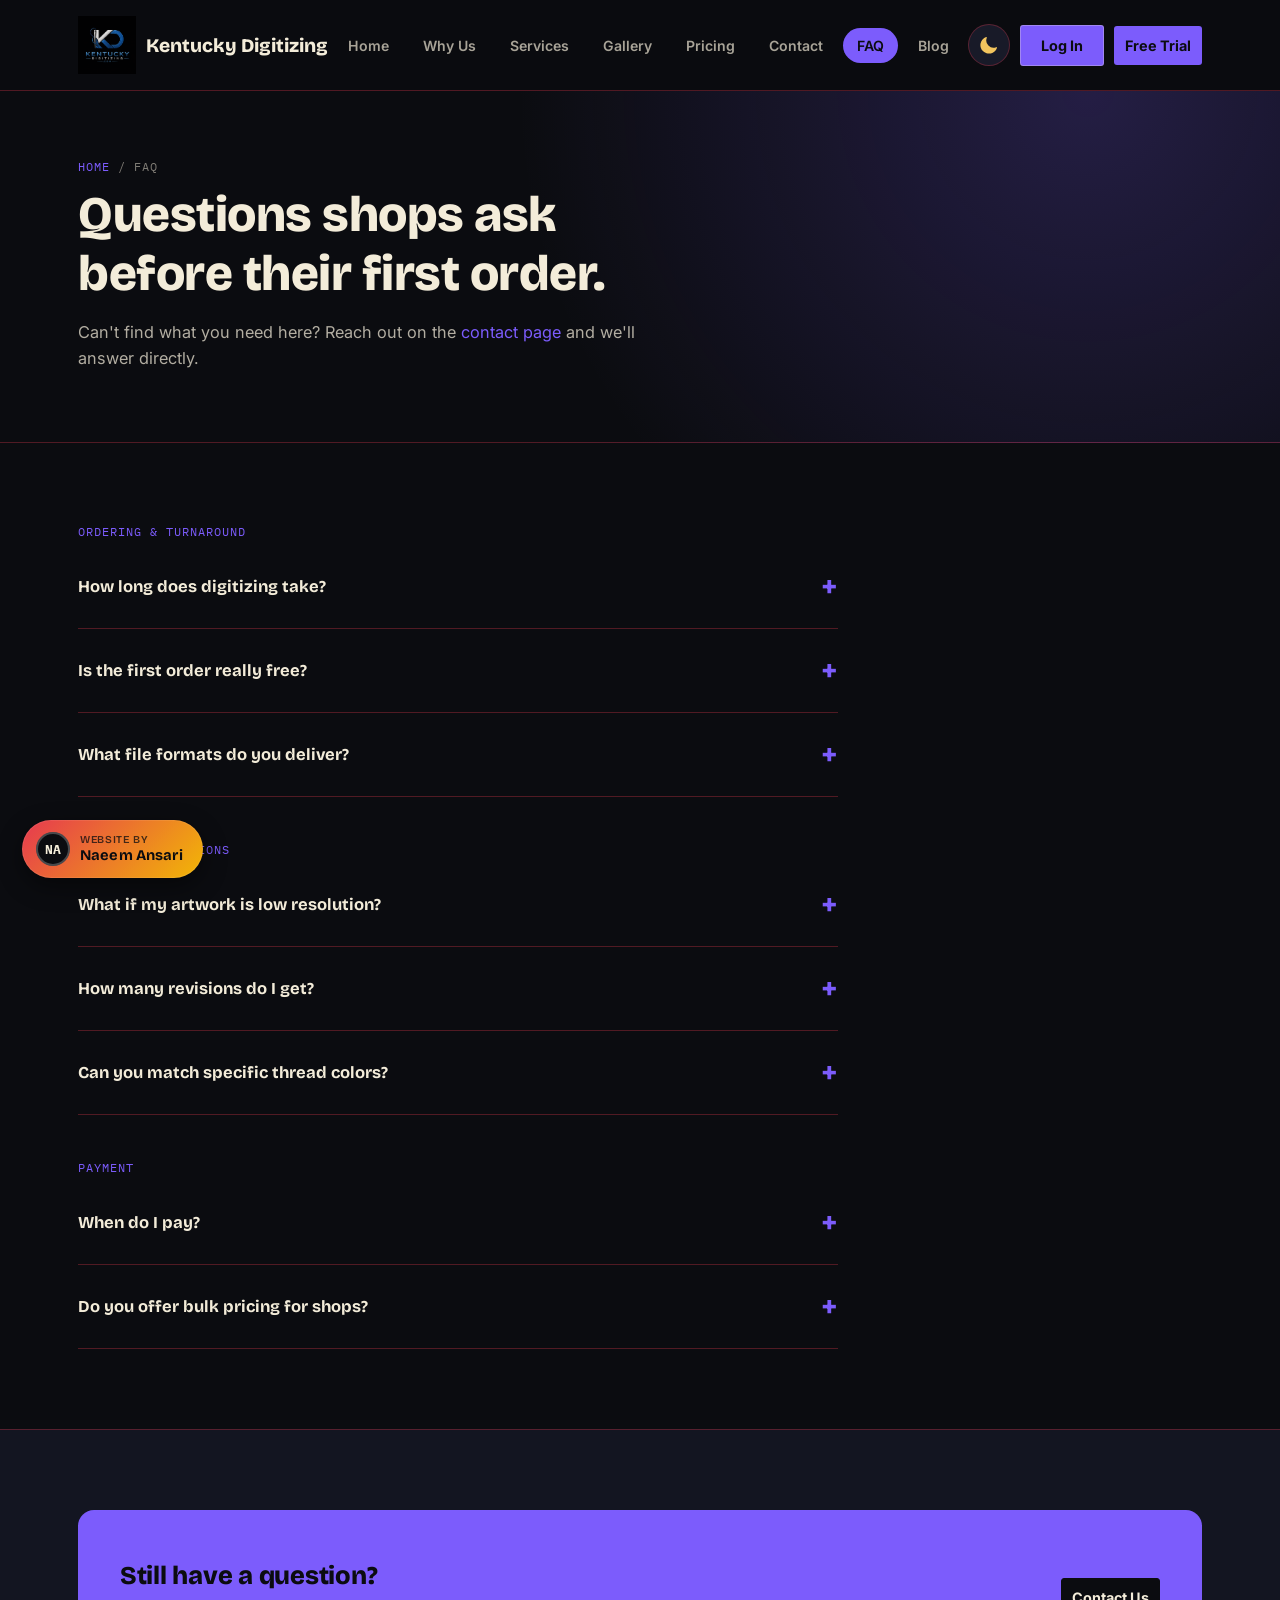
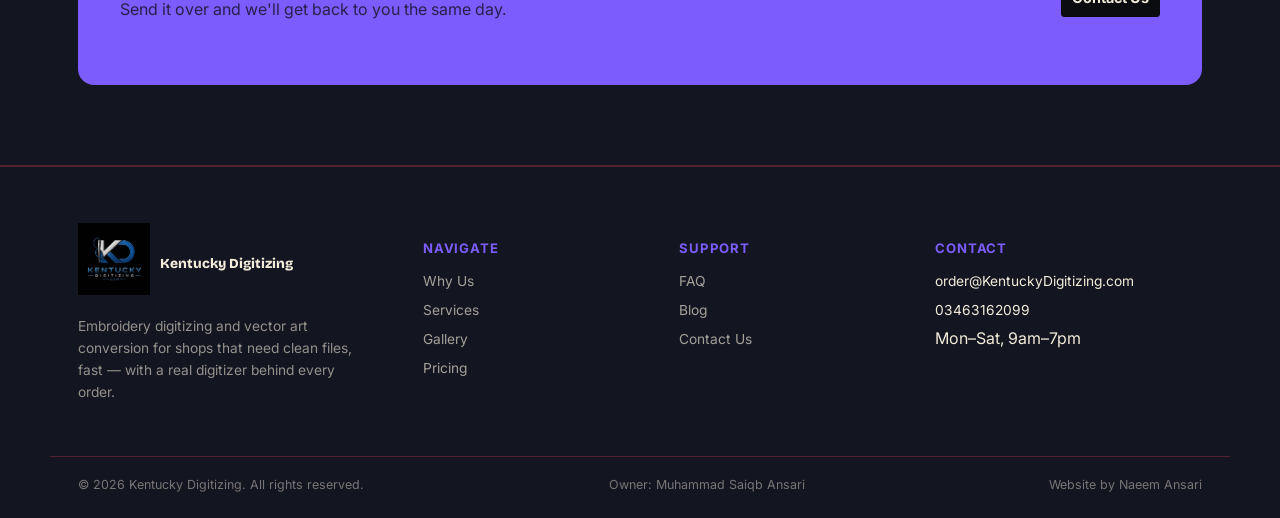
<file: faq.html>
<!DOCTYPE html>
<html lang="en">
<head>
<script>try{var t=localStorage.getItem('kd-theme');if(t!=='light'&&t!=='dark')t='dark';document.documentElement.setAttribute('data-theme',t);}catch(e){document.documentElement.setAttribute('data-theme','dark');}</script>
<meta charset="UTF-8">
<meta name="viewport" content="width=device-width, initial-scale=1.0">
<title>FAQ — Kentucky Digitizing</title>
<meta name="description" content="Answers to common questions about turnaround time, file formats, pricing and the free trial order.">
<link rel="preconnect" href="https://fonts.googleapis.com">
<link rel="preconnect" href="https://fonts.gstatic.com" crossorigin>
<link href="https://fonts.googleapis.com/css2?family=Bricolage+Grotesque:opsz,wght@12..96,400;12..96,600;12..96,700;12..96,800&family=Inter:wght@400;500;600;700&family=IBM+Plex+Mono:wght@500;600&display=swap" rel="stylesheet">
<link rel="stylesheet" href="assets/style.css">
<link rel="icon" type="image/png" href="assets/favicon.png">
<link rel="apple-touch-icon" href="assets/favicon.png">
<style>
  .faq-list{ max-width:760px; }
  .faq-group-title{ font-size:0.78rem; text-transform:uppercase; letter-spacing:0.08em; color:var(--accent); margin:44px 0 6px; font-family:'IBM Plex Mono',monospace; }
  .faq-group-title:first-child{ margin-top:0; }
</style>
</head>
<body class="pg-faq">

<header>
  <div class="nav">
    <a href="index.html" class="brand"><img class="site-logo" src="assets/kentucky-digitizing-logo.png" alt="Kentucky Digitizing logo"><span class="brand-name">Kentucky Digitizing</span></a>
    <nav class="navlinks" id="navlinks">
      <a href="index.html">Home</a>
      <a href="why-us.html">Why Us</a>
      <a href="services.html">Services</a>
      <a href="gallery.html">Gallery</a>
      <a href="pricing.html">Pricing</a>
      <a href="contact.html">Contact</a>
      <a href="faq.html">FAQ</a>
      <a href="blog.html">Blog</a>
    </nav>
    <div class="navcta">
      <a href="contact.html" class="btn btn-ghost">Log In</a>
      <a href="pricing.html" class="btn btn-primary">Free Trial</a>
      <button class="menu-toggle" id="menuToggle" aria-label="Toggle menu">☰</button>
    </div>
  </div>
</header>

<section class="page-hero">
  <div class="wrap">
    <span class="crumb"><a href="index.html">Home</a> / FAQ</span>
    <h1>Questions shops ask before their first order.</h1>
    <p>Can't find what you need here? Reach out on the <a href="contact.html" style="color:var(--accent);">contact page</a> and we'll answer directly.</p>
  </div>
</section>

<section>
  <div class="wrap">
    <div class="faq-list">

      <div class="faq-group-title">Ordering &amp; Turnaround</div>
      <div class="accordion-item">
        <button class="accordion-q">How long does digitizing take?<span class="plus">+</span></button>
        <div class="accordion-a"><p>Most Standard-tier files are completed in 6–8 hours. Starter files are typically ready within 24 hours. Rush handling can be arranged for time-sensitive orders — mention your deadline when you submit the design.</p></div>
      </div>
      <div class="accordion-item">
        <button class="accordion-q">Is the first order really free?<span class="plus">+</span></button>
        <div class="accordion-a"><p>Yes. Your first digitized file is complete, full-quality work at no charge, so you can check the stitch-out on your own machine before paying for anything.</p></div>
      </div>
      <div class="accordion-item">
        <button class="accordion-q">What file formats do you deliver?<span class="plus">+</span></button>
        <div class="accordion-a"><p>Standard and 3D Puff orders include DST, PES, EMB and JEF formats. Starter orders include DST and PES. Let us know if your machine needs a different format.</p></div>
      </div>

      <div class="faq-group-title">Artwork &amp; Revisions</div>
      <div class="accordion-item">
        <button class="accordion-q">What if my artwork is low resolution?<span class="plus">+</span></button>
        <div class="accordion-a"><p>That's fine — digitizing is built from stitch paths, not pixels, so even a rough photo of a logo is usually enough for our digitizers to work from. For vector conversion specifically, a clearer source image gives a cleaner result.</p></div>
      </div>
      <div class="accordion-item">
        <button class="accordion-q">How many revisions do I get?<span class="plus">+</span></button>
        <div class="accordion-a"><p>Starter and 3D Puff orders include 2 free revisions. Standard orders include unlimited revisions until you're satisfied with the stitch-out.</p></div>
      </div>
      <div class="accordion-item">
        <button class="accordion-q">Can you match specific thread colors?<span class="plus">+</span></button>
        <div class="accordion-a"><p>Yes — send your thread chart (Madeira, Isacord, etc.) or brand color codes and we'll match the file to those exact thread numbers.</p></div>
      </div>

      <div class="faq-group-title">Payment</div>
      <div class="accordion-item">
        <button class="accordion-q">When do I pay?<span class="plus">+</span></button>
        <div class="accordion-a"><p>You review and approve the finished file first, then pay before downloading. You're never charged for a file you haven't seen.</p></div>
      </div>
      <div class="accordion-item">
        <button class="accordion-q">Do you offer bulk pricing for shops?<span class="plus">+</span></button>
        <div class="accordion-a"><p>Shops placing regular volume can get a custom flat rate — reach out on the contact page with your typical monthly order count.</p></div>
      </div>

    </div>
  </div>
</section>

<section class="band">
  <div class="wrap">
    <div class="cta-band">
      <div><h2>Still have a question?</h2><p>Send it over and we'll get back to you the same day.</p></div>
      <a href="contact.html" class="btn btn-primary">Contact Us</a>
    </div>
  </div>
</section>

<footer>
  <div class="wrap foot-grid">
    <div class="foot-brand">
      <a href="index.html" class="brand"><img class="site-logo" src="assets/kentucky-digitizing-logo.png" alt="Kentucky Digitizing logo"><span class="brand-name">Kentucky Digitizing</span></a>
      <p>Embroidery digitizing and vector art conversion for shops that need clean files, fast — with a real digitizer behind every order.</p>
    </div>
    <div><h4>Navigate</h4><ul><li><a href="why-us.html">Why Us</a></li><li><a href="services.html">Services</a></li><li><a href="gallery.html">Gallery</a></li><li><a href="pricing.html">Pricing</a></li></ul></div>
    <div><h4>Support</h4><ul><li><a href="faq.html">FAQ</a></li><li><a href="blog.html">Blog</a></li><li><a href="contact.html">Contact Us</a></li></ul></div>
    <div><h4>Contact</h4><ul><li><a href="mailto:order@KentuckyDigitizing.com">order@KentuckyDigitizing.com</a></li><li><a href="tel:03463162099">03463162099</a></li><li>Mon–Sat, 9am–7pm</li></ul></div>
  </div>
  <div class="wrap foot-bottom"><span>© 2026 Kentucky Digitizing. All rights reserved.</span><span>Owner: Muhammad Saiqb Ansari</span><span>Website by <a href="tel:03161618156">Naeem Ansari</a></span></div>
</footer>
<script src="assets/script.js"></script>
</body>
</html>
</file>
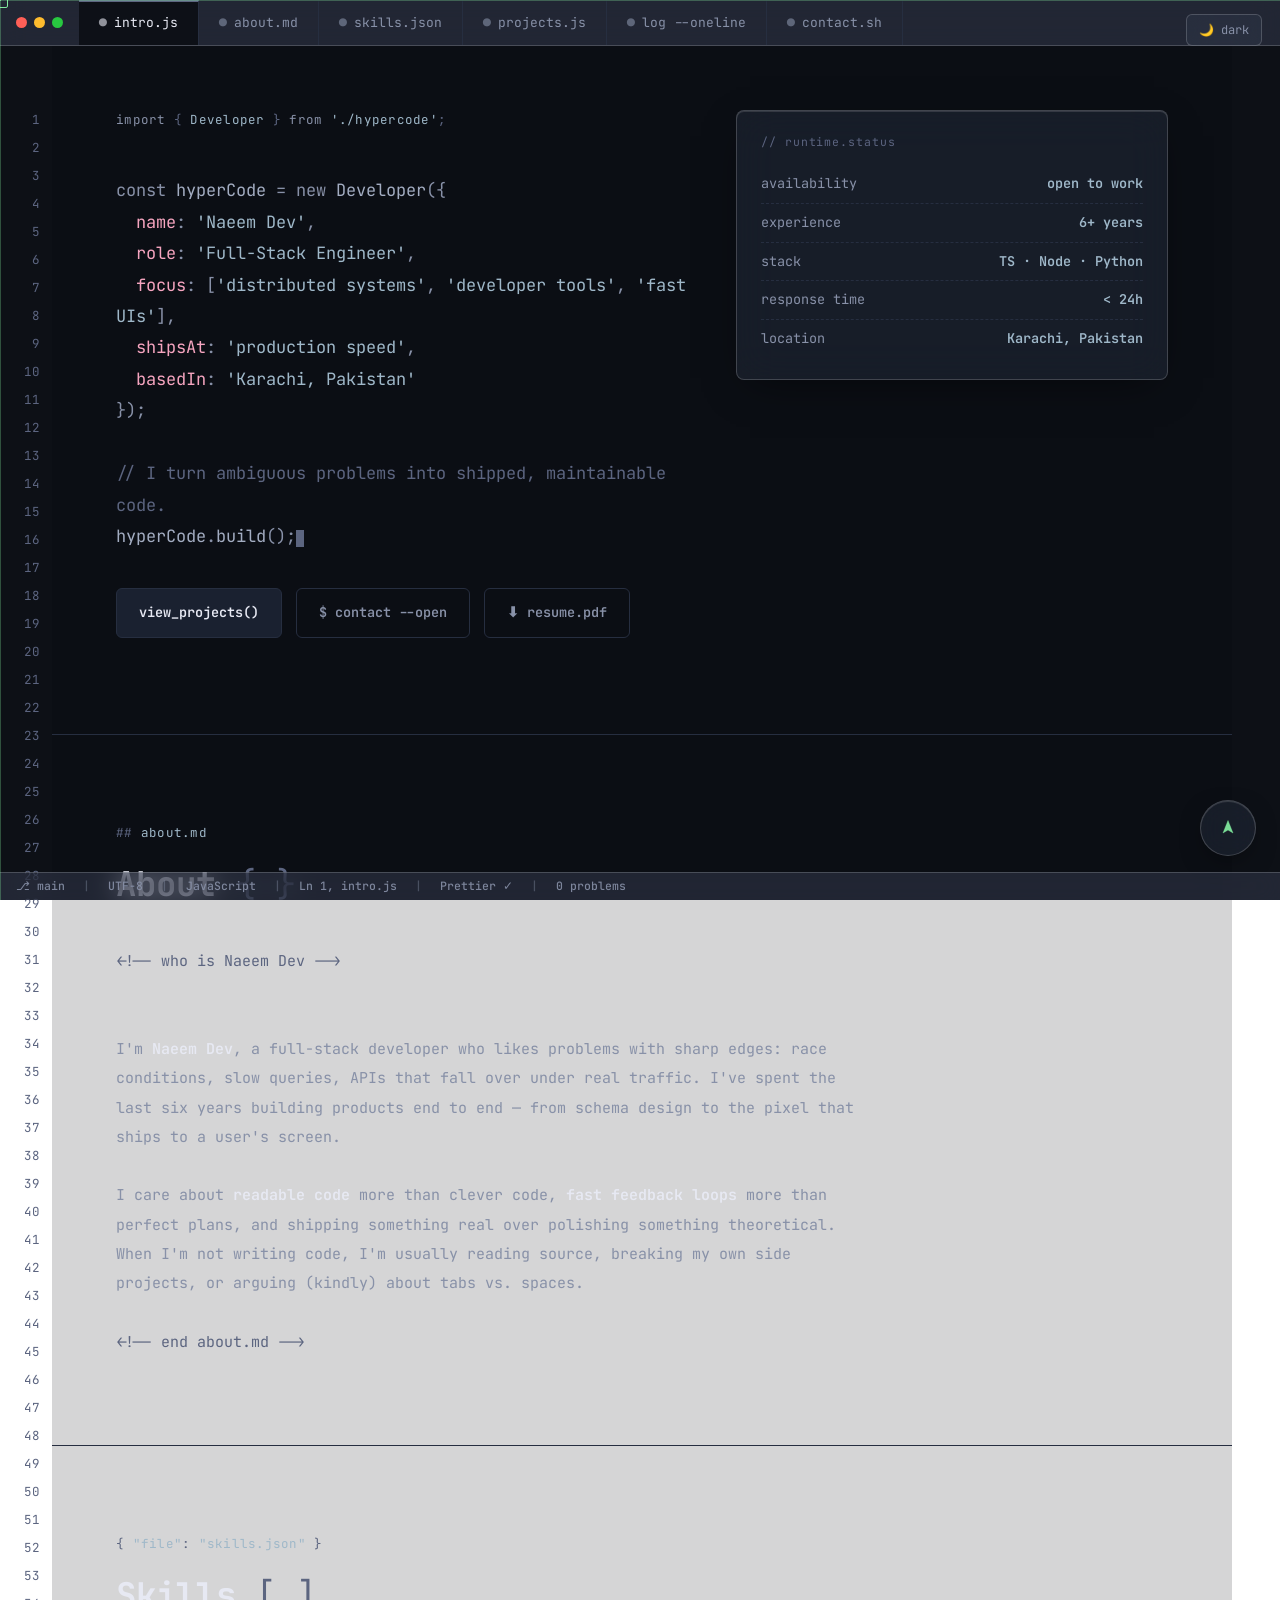
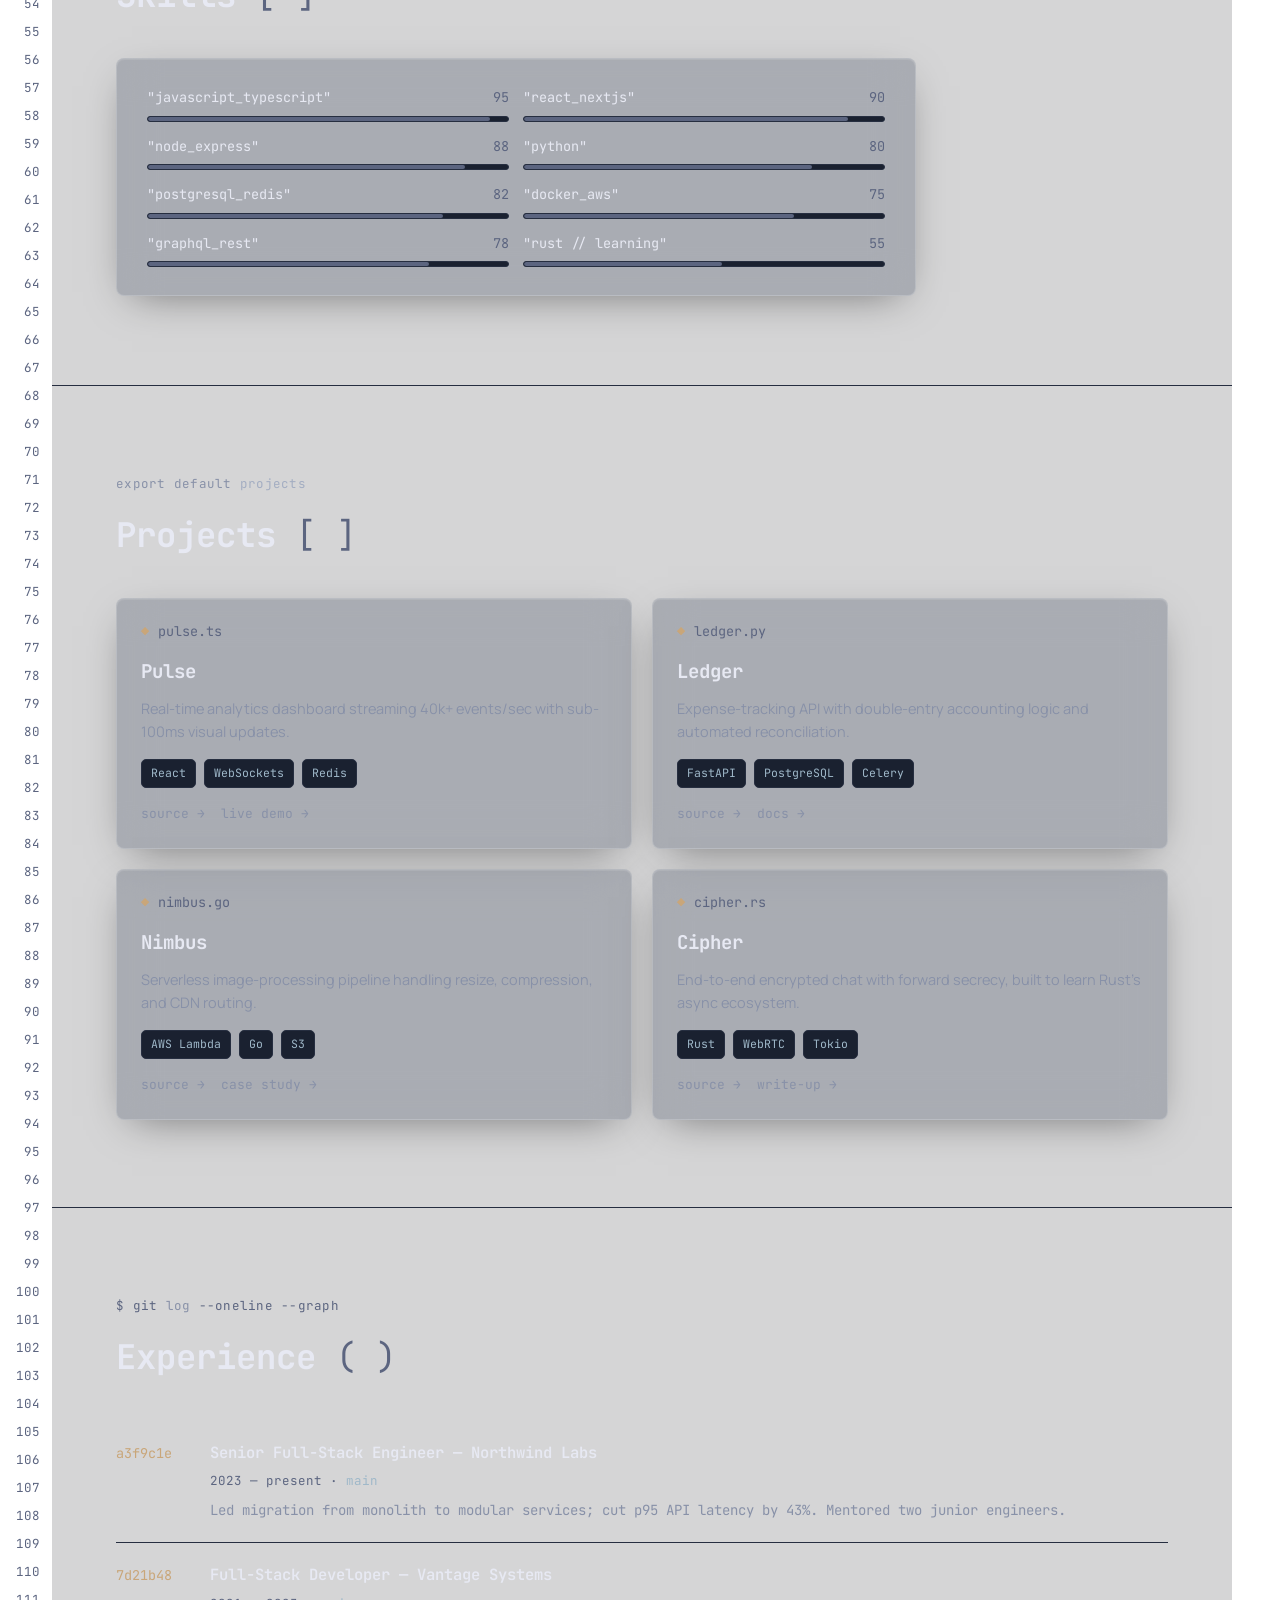
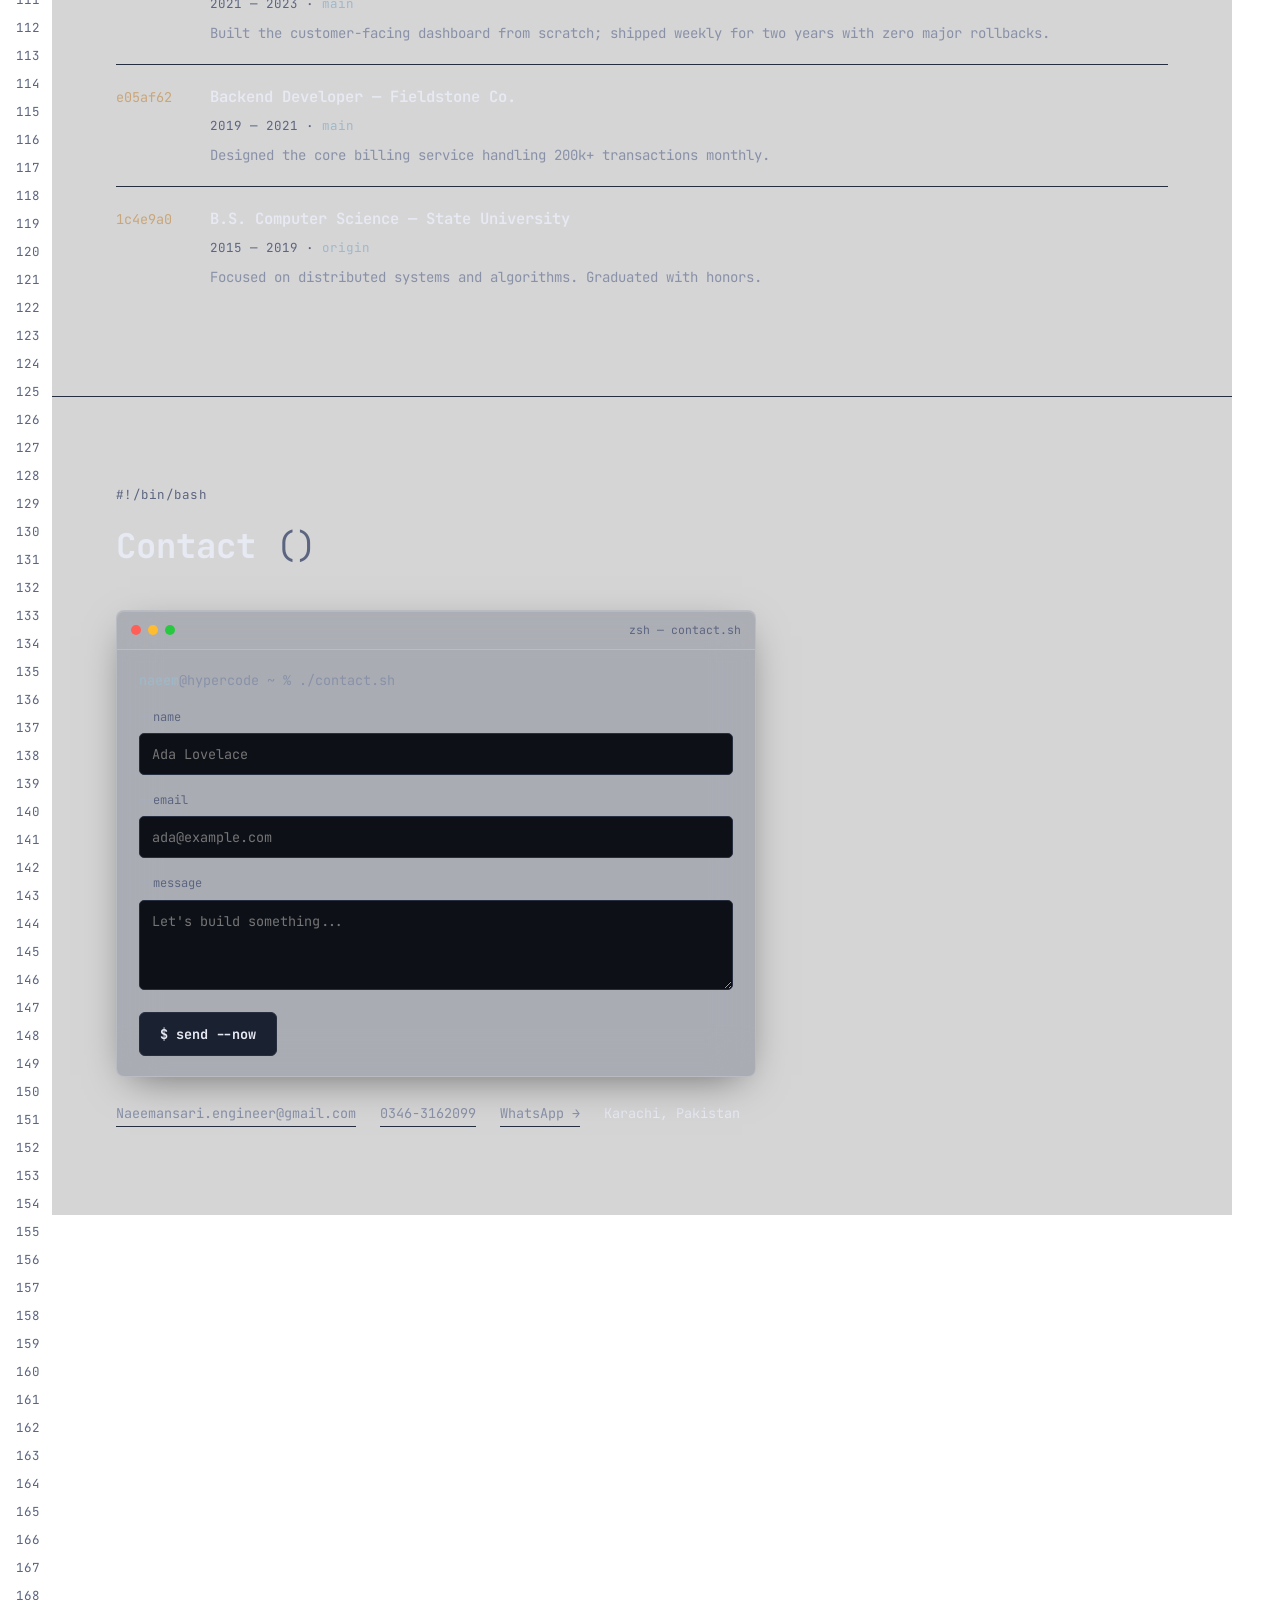
<file: index (11).html>
<!DOCTYPE html>
<html lang="en">
<head>
<meta charset="UTF-8">
<meta name="viewport" content="width=device-width, initial-scale=1.0">
<title>HyperCode — Naeem Dev, Full-Stack Developer</title>
<link rel="preconnect" href="https://fonts.googleapis.com">
<link href="https://fonts.googleapis.com/css2?family=JetBrains+Mono:wght@400;500;600;700;800&family=Manrope:wght@400;500;600;700;800&display=swap" rel="stylesheet">
<link rel="stylesheet" href="styles.css">
</head>
<body>
<div id="bootScreen" aria-hidden="true">
  <p>$ booting hypercode.dev...</p>
  <p>$ loading modules [ react, node, glass-ui ]... ok</p>
  <p>$ connecting to portfolio://naeem-dev... ok</p>
  <p>$ compiling assets... done</p>
  <p>$ ready.<span class="cursor-blink"></span></p>
</div>

<div id="cursorH" aria-hidden="true"></div>
<div id="cursorV" aria-hidden="true"></div>
<div id="customCursor" aria-hidden="true"></div>

<button id="themeToggle" aria-label="Toggle light/dark theme">🌙 dark</button>

<canvas id="codeRain" aria-hidden="true"></canvas>

<div class="tabbar" role="navigation" aria-label="Section tabs">
  <div class="tab-window-dots"><span></span><span></span><span></span></div>
  <div class="tabs" id="tabs">
    <a class="tab active" href="#hero" data-tab="hero"><span class="dot">●</span>intro.js</a>
    <a class="tab" href="#about" data-tab="about"><span class="dot">●</span>about.md</a>
    <a class="tab" href="#skills" data-tab="skills"><span class="dot">●</span>skills.json</a>
    <a class="tab" href="#projects" data-tab="projects"><span class="dot">●</span>projects.js</a>
    <a class="tab" href="#experience" data-tab="experience"><span class="dot">●</span>log --oneline</a>
    <a class="tab" href="#contact" data-tab="contact"><span class="dot">●</span>contact.sh</a>
  </div>
</div>

<div class="shell">
  <div class="gutter" id="gutter" aria-hidden="true"></div>

  <main>

    <section class="hero" id="hero">
      <div class="hero-grid">
        <div>
          <div class="eyebrow"><span class="kw">import</span> <span class="punc">{</span> <span class="str">Developer</span> <span class="punc">}</span> <span class="kw">from</span> <span class="str">'./hypercode'</span><span class="punc">;</span></div>
          <div class="code-block">
<span class="kw">const</span> <span class="func">hyperCode</span> <span class="punc">=</span> <span class="kw">new</span> <span class="func">Developer</span><span class="punc">({</span>
  <span class="prop">name</span><span class="punc">:</span> <span class="str">'Naeem Dev'</span><span class="punc">,</span>
  <span class="prop">role</span><span class="punc">:</span> <span class="str">'Full-Stack Engineer'</span><span class="punc">,</span>
  <span class="prop">focus</span><span class="punc">:</span> <span class="punc">[</span><span class="str">'distributed systems'</span><span class="punc">,</span> <span class="str">'developer tools'</span><span class="punc">,</span> <span class="str">'fast UIs'</span><span class="punc">]</span><span class="punc">,</span>
  <span class="prop">shipsAt</span><span class="punc">:</span> <span class="str">'production speed'</span><span class="punc">,</span>
  <span class="prop">basedIn</span><span class="punc">:</span> <span class="str">'Karachi, Pakistan'</span>
<span class="punc">});</span>

<span class="cmt">// I turn ambiguous problems into shipped, maintainable code.</span>
<span class="func">hyperCode</span><span class="punc">.</span><span class="func">build</span><span class="punc">();</span><span class="cursor-blink"></span></div>

          <div class="hero-ctas">
            <a class="btn btn-primary" href="#projects">view_projects()</a>
            <a class="btn btn-ghost" href="#contact">$ contact --open</a>
            <a class="btn btn-ghost" href="resume.pdf" download>⬇ resume.pdf</a>
          </div>
        </div>

        <div class="hero-side glass-card">
          <div class="hs-title">// runtime.status</div>
          <ul>
            <li><span>availability</span><b>open to work</b></li>
            <li><span>experience</span><b>6+ years</b></li>
            <li><span>stack</span><b>TS · Node · Python</b></li>
            <li><span>response time</span><b>&lt; 24h</b></li>
            <li><span>location</span><b>Karachi, Pakistan</b></li>
          </ul>
        </div>
      </div>
    </section>

    <section id="about" class="reveal">
      <div class="eyebrow"><span class="punc">## </span><span class="str">about.md</span></div>
      <h2>About <span class="brace">{ }</span></h2>
      <div class="about-body">
        <span class="cmt">&lt;!-- who is Naeem Dev --&gt;</span><br><br>
        I'm <strong>Naeem Dev</strong>, a full-stack developer who likes problems with sharp edges: race conditions,
        slow queries, APIs that fall over under real traffic. I've spent the last six years building
        products end to end — from schema design to the pixel that ships to a user's screen.<br><br>
        I care about <strong>readable code</strong> more than clever code, <strong>fast feedback loops</strong>
        more than perfect plans, and shipping something real over polishing something theoretical.
        When I'm not writing code, I'm usually reading source, breaking my own side projects, or
        arguing (kindly) about tabs vs. spaces.<br><br>
        <span class="cmt">&lt;!-- end about.md --&gt;</span>
      </div>
    </section>

    <section id="skills" class="reveal">
      <div class="eyebrow"><span class="punc">{</span> <span class="str">"file"</span><span class="punc">:</span> <span class="str">"skills.json"</span> <span class="punc">}</span></div>
      <h2>Skills <span class="brace">[ ]</span></h2>
      <div class="skills-panel glass-card">
      <div class="skills-grid" id="skillsGrid">
        <div class="skill-row" data-level="95"><div class="skill-top"><span class="k">"javascript_typescript"</span><span class="v">95</span></div><div class="bar-track"><div class="bar-fill"></div></div></div>
        <div class="skill-row" data-level="90"><div class="skill-top"><span class="k">"react_nextjs"</span><span class="v">90</span></div><div class="bar-track"><div class="bar-fill"></div></div></div>
        <div class="skill-row" data-level="88"><div class="skill-top"><span class="k">"node_express"</span><span class="v">88</span></div><div class="bar-track"><div class="bar-fill"></div></div></div>
        <div class="skill-row" data-level="80"><div class="skill-top"><span class="k">"python"</span><span class="v">80</span></div><div class="bar-track"><div class="bar-fill"></div></div></div>
        <div class="skill-row" data-level="82"><div class="skill-top"><span class="k">"postgresql_redis"</span><span class="v">82</span></div><div class="bar-track"><div class="bar-fill"></div></div></div>
        <div class="skill-row" data-level="75"><div class="skill-top"><span class="k">"docker_aws"</span><span class="v">75</span></div><div class="bar-track"><div class="bar-fill"></div></div></div>
        <div class="skill-row" data-level="78"><div class="skill-top"><span class="k">"graphql_rest"</span><span class="v">78</span></div><div class="bar-track"><div class="bar-fill"></div></div></div>
        <div class="skill-row" data-level="55"><div class="skill-top"><span class="k">"rust // learning"</span><span class="v">55</span></div><div class="bar-track"><div class="bar-fill"></div></div></div>
      </div>
      </div>
    </section>

    <section id="projects" class="reveal">
      <div class="eyebrow"><span class="kw">export</span> <span class="kw">default</span> <span class="func">projects</span></div>
      <h2>Projects <span class="brace">[ ]</span></h2>
      <div class="projects-grid">

        <div class="project-card glass-card">
          <div class="project-file"><span class="ext">◆</span> pulse.ts</div>
          <h3>Pulse</h3>
          <p>Real-time analytics dashboard streaming 40k+ events/sec with sub-100ms visual updates.</p>
          <div class="tag-row"><span class="tag">React</span><span class="tag">WebSockets</span><span class="tag">Redis</span></div>
          <div class="project-links"><a href="#contact">source →</a><a href="#contact">live demo →</a></div>
        </div>

        <div class="project-card glass-card">
          <div class="project-file"><span class="ext">◆</span> ledger.py</div>
          <h3>Ledger</h3>
          <p>Expense-tracking API with double-entry accounting logic and automated reconciliation.</p>
          <div class="tag-row"><span class="tag">FastAPI</span><span class="tag">PostgreSQL</span><span class="tag">Celery</span></div>
          <div class="project-links"><a href="#contact">source →</a><a href="#contact">docs →</a></div>
        </div>

        <div class="project-card glass-card">
          <div class="project-file"><span class="ext">◆</span> nimbus.go</div>
          <h3>Nimbus</h3>
          <p>Serverless image-processing pipeline handling resize, compression, and CDN routing.</p>
          <div class="tag-row"><span class="tag">AWS Lambda</span><span class="tag">Go</span><span class="tag">S3</span></div>
          <div class="project-links"><a href="#contact">source →</a><a href="#contact">case study →</a></div>
        </div>

        <div class="project-card glass-card">
          <div class="project-file"><span class="ext">◆</span> cipher.rs</div>
          <h3>Cipher</h3>
          <p>End-to-end encrypted chat with forward secrecy, built to learn Rust's async ecosystem.</p>
          <div class="tag-row"><span class="tag">Rust</span><span class="tag">WebRTC</span><span class="tag">Tokio</span></div>
          <div class="project-links"><a href="#contact">source →</a><a href="#contact">write-up →</a></div>
        </div>

      </div>
    </section>

    <section id="experience" class="reveal">
      <div class="eyebrow">$ git <span class="kw">log</span> --oneline --graph</div>
      <h2>Experience <span class="brace">( )</span></h2>

      <div class="log-entry">
        <div class="log-hash">a3f9c1e</div>
        <div class="log-main">
          <div class="log-msg">Senior Full-Stack Engineer — Northwind Labs</div>
          <div class="log-meta">2023 — present <span class="sep">·</span> <span class="branch">main</span></div>
          <div class="log-desc">Led migration from monolith to modular services; cut p95 API latency by 43%. Mentored two junior engineers.</div>
        </div>
      </div>

      <div class="log-entry">
        <div class="log-hash">7d21b48</div>
        <div class="log-main">
          <div class="log-msg">Full-Stack Developer — Vantage Systems</div>
          <div class="log-meta">2021 — 2023 <span class="sep">·</span> <span class="branch">main</span></div>
          <div class="log-desc">Built the customer-facing dashboard from scratch; shipped weekly for two years with zero major rollbacks.</div>
        </div>
      </div>

      <div class="log-entry">
        <div class="log-hash">e05af62</div>
        <div class="log-main">
          <div class="log-msg">Backend Developer — Fieldstone Co.</div>
          <div class="log-meta">2019 — 2021 <span class="sep">·</span> <span class="branch">main</span></div>
          <div class="log-desc">Designed the core billing service handling 200k+ transactions monthly.</div>
        </div>
      </div>

      <div class="log-entry">
        <div class="log-hash">1c4e9a0</div>
        <div class="log-main">
          <div class="log-msg">B.S. Computer Science — State University</div>
          <div class="log-meta">2015 — 2019 <span class="sep">·</span> <span class="branch">origin</span></div>
          <div class="log-desc">Focused on distributed systems and algorithms. Graduated with honors.</div>
        </div>
      </div>
    </section>

    <section id="contact" class="reveal" style="border-bottom:none;">
      <div class="eyebrow">#!/bin/bash</div>
      <h2>Contact <span class="brace">()</span></h2>

      <div class="terminal glass-card">
        <div class="terminal-head">
          <span></span><span></span><span></span>
          <div class="th-label">zsh — contact.sh</div>
        </div>
        <div class="terminal-body">
          <div class="prompt-line"><span class="p1">naeem</span>@<span class="p2">hypercode</span> ~ % ./contact.sh</div>
          <form id="contactForm">
            <div class="field"><label for="name">name</label><input id="name" type="text" placeholder="Ada Lovelace" required></div>
            <div class="field"><label for="email">email</label><input id="email" type="email" placeholder="ada@example.com" required></div>
            <div class="field"><label for="message">message</label><textarea id="message" placeholder="Let's build something..." required></textarea></div>
            <div class="typing-indicator" id="typingIndicator"><span class="dot"></span><span class="dot"></span><span class="dot"></span> typing...</div>
            <button class="run-btn" type="submit">$ send --now</button>
            <div class="output-line" id="outputLine">✓ Message queued. I'll reply within 24h.</div>
          </form>
        </div>
      </div>

      <div class="contact-alt">
        <a href="mailto:Naeemansari.engineer@gmail.com">Naeemansari.engineer@gmail.com</a>
        <a href="tel:03463162099">0346-3162099</a>
        <a href="https://wa.me/923463162099" target="_blank" rel="noopener">WhatsApp →</a>
        <span>Karachi, Pakistan</span>
      </div>
    </section>

  </main>
</div>

<footer>
  <span>© 2026 Naeem Dev — HyperCode. Built line by line.</span>
  <span>exit 0</span>
</footer>

<div class="statusbar">
  <span id="sb-branch">⎇ main</span>
  <span class="sep">|</span>
  <span>UTF-8</span>
  <span class="sep">|</span>
  <span>JavaScript</span>
  <span class="sep">|</span>
  <span id="sb-section">Ln 1, intro.js</span>
  <span class="sep">|</span>
  <span>Prettier ✓</span>
  <span class="sep">|</span>
  <span>0 problems</span>
</div>

<div id="mouseFollower" aria-hidden="true">
  <svg viewBox="0 0 24 24" fill="none" xmlns="http://www.w3.org/2000/svg">
    <path d="M12 3 L18 18 L12 14.5 L6 18 Z" fill="rgba(140,255,170,0.85)" stroke="rgba(140,255,170,0.4)" stroke-width="1"/>
  </svg>
</div>

<script src="script.js"></script>

</body>
</html>
</file>
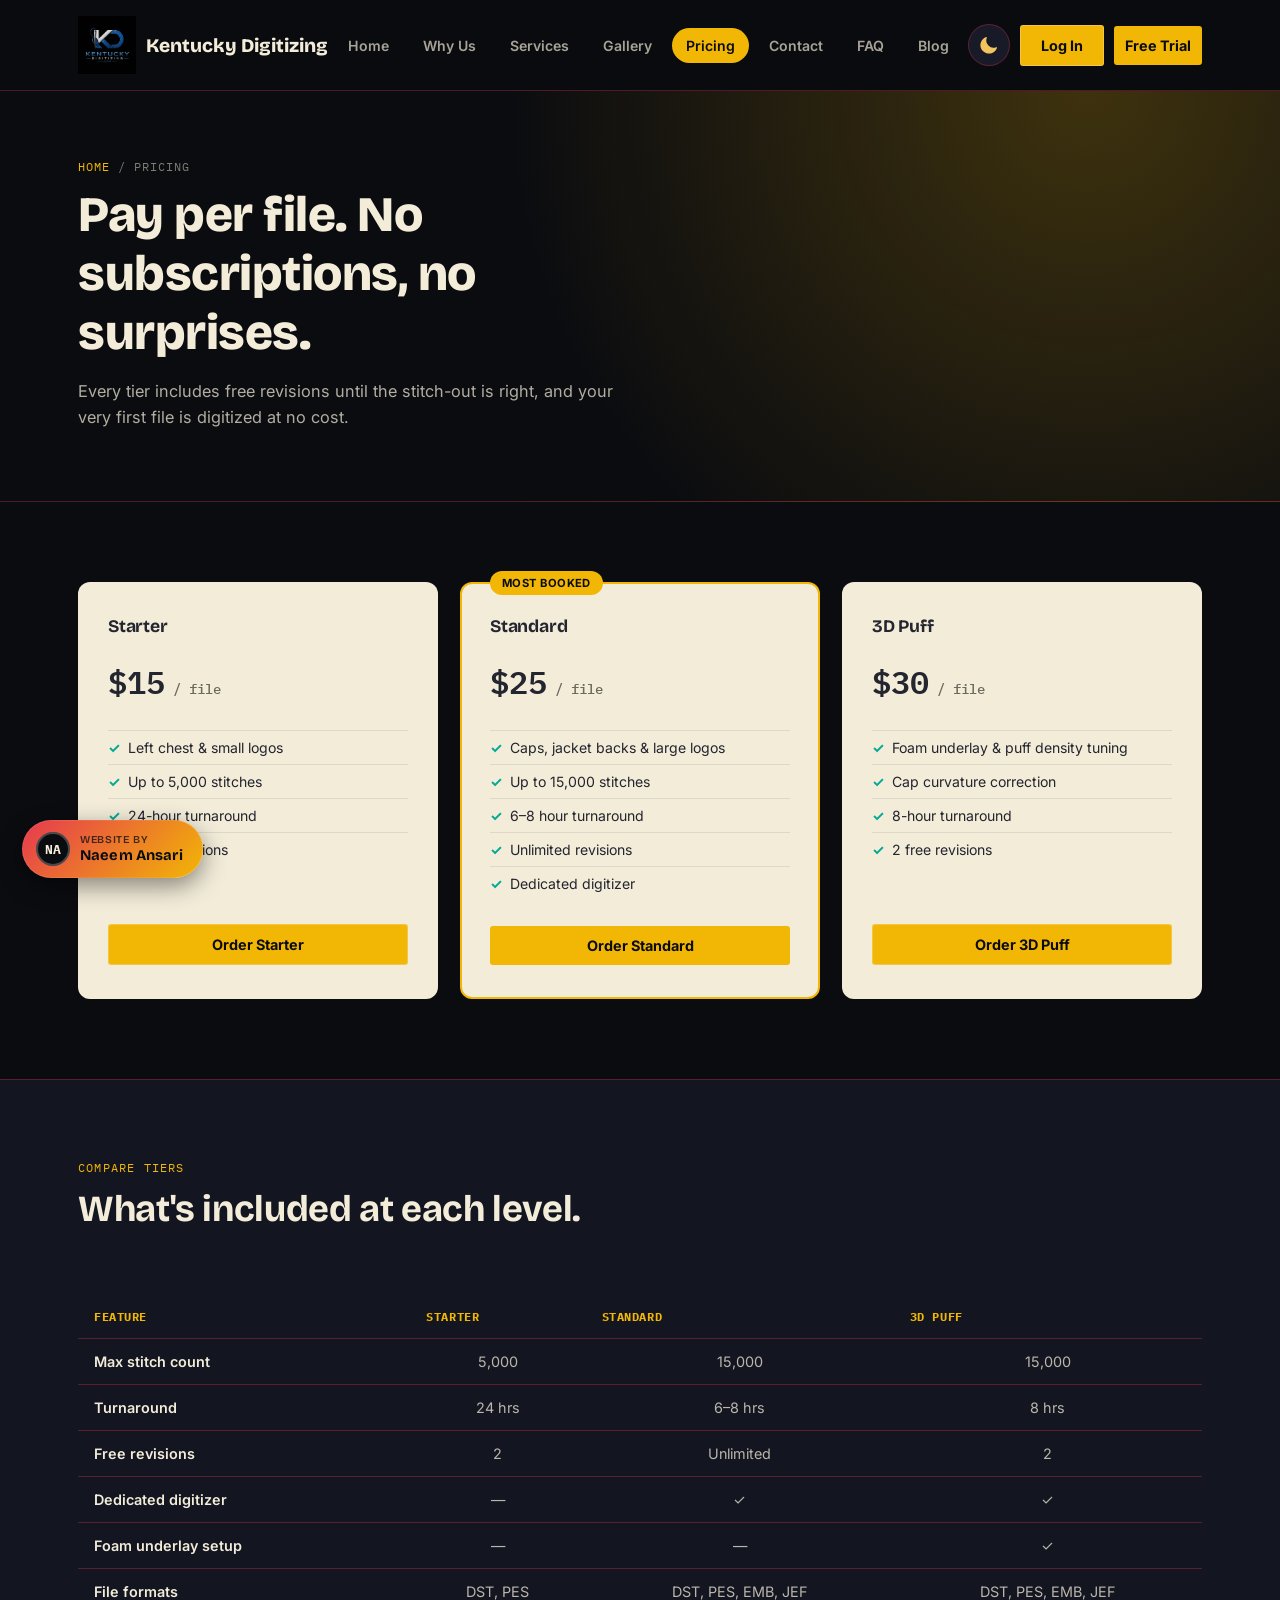
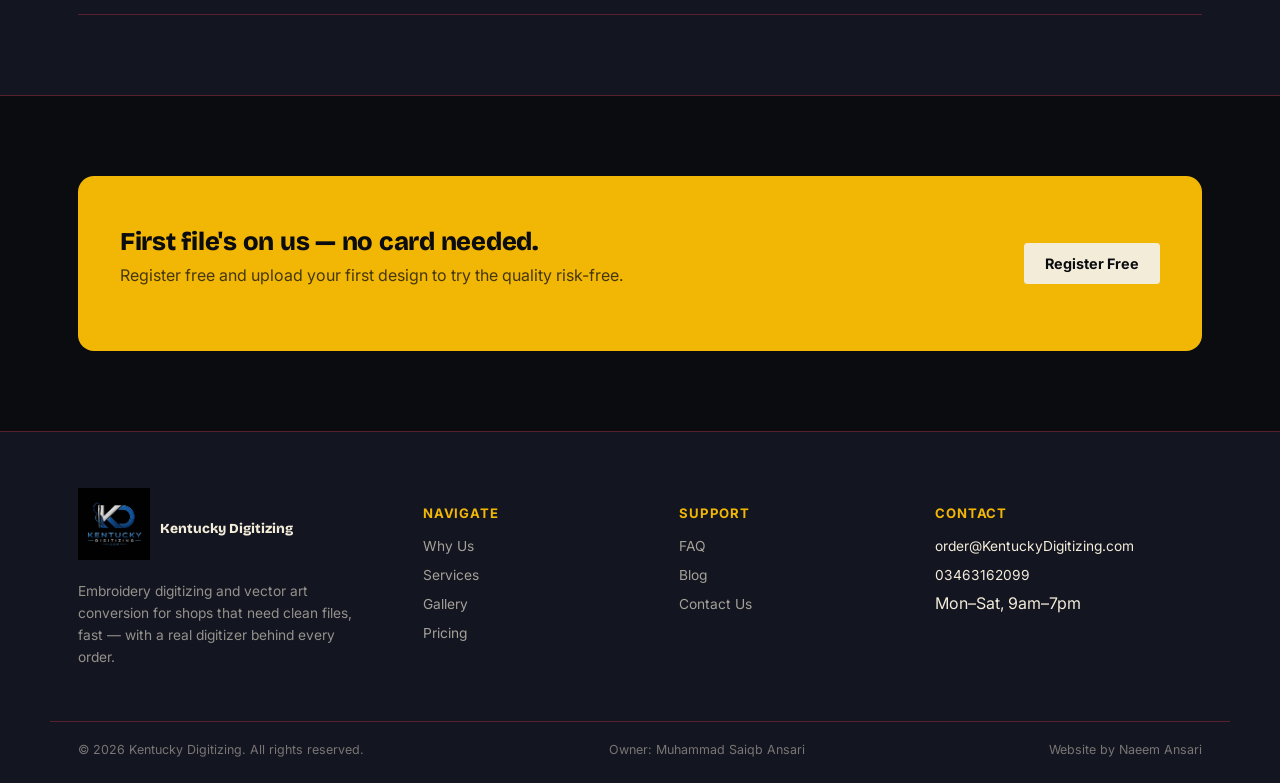
<file: pricing.html>
<!DOCTYPE html>
<html lang="en">
<head>
<script>try{var t=localStorage.getItem('kd-theme');if(t!=='light'&&t!=='dark')t='dark';document.documentElement.setAttribute('data-theme',t);}catch(e){document.documentElement.setAttribute('data-theme','dark');}</script>
<meta charset="UTF-8">
<meta name="viewport" content="width=device-width, initial-scale=1.0">
<title>Pricing — Kentucky Digitizing</title>
<meta name="description" content="Flat per-file digitizing pricing for left chest, jacket back, caps and 3D puff — plus what's included in every order.">
<link rel="preconnect" href="https://fonts.googleapis.com">
<link rel="preconnect" href="https://fonts.gstatic.com" crossorigin>
<link href="https://fonts.googleapis.com/css2?family=Bricolage+Grotesque:opsz,wght@12..96,400;12..96,600;12..96,700;12..96,800&family=Inter:wght@400;500;600;700&family=IBM+Plex+Mono:wght@500;600&display=swap" rel="stylesheet">
<link rel="stylesheet" href="assets/style.css">
<link rel="icon" type="image/png" href="assets/favicon.png">
<link rel="apple-touch-icon" href="assets/favicon.png">
<style>
  .price-grid{ display:grid; grid-template-columns:repeat(3,1fr); gap:22px; }
  .price-card{ background:var(--canvas); color:var(--charcoal); border-radius:12px; padding:32px 28px; display:flex; flex-direction:column; border:2px solid transparent; }
  .price-card.featured{ border-color:var(--accent); position:relative; }
  .price-card.featured::before{ content:"Most booked"; position:absolute; top:-13px; left:28px; background:var(--accent); color:var(--on-accent); font-size:0.7rem; font-weight:700; padding:5px 12px; border-radius:20px; letter-spacing:0.04em; text-transform:uppercase;}
  .price-card h3{font-size:1.1rem; font-weight:700; margin-bottom:6px;}
  .price-card .amount{font-family:'IBM Plex Mono',monospace; font-size:2rem; font-weight:600; margin:14px 0 4px;}
  .price-card .amount span{font-size:0.9rem; font-weight:500; color:#6b6a5f;}
  .price-card ul{list-style:none; padding:0; margin:20px 0 26px; flex:1;}
  .price-card li{ font-size:0.88rem; padding:8px 0; border-top:1px solid rgba(35,37,47,0.1); display:flex; gap:8px; align-items:flex-start;}
  .price-card li::before{content:"✓"; color:var(--teal); font-weight:700;}
  .price-card .btn-primary{width:100%; justify-content:center;}
  @media (max-width:900px){.price-grid{grid-template-columns:1fr;}}

  .compare-table{ width:100%; border-collapse:collapse; margin-top:20px; }
  .compare-table th, .compare-table td{ text-align:left; padding:14px 16px; border-bottom:1px solid var(--line); font-size:0.9rem; }
  .compare-table th{ font-family:'IBM Plex Mono',monospace; text-transform:uppercase; font-size:0.72rem; letter-spacing:0.05em; color:var(--accent); }
  .compare-table td:not(:first-child){ text-align:center; color:rgba(var(--ink),0.75); }
  .compare-table tr td:first-child{ color:var(--canvas); font-weight:600; }
  .compare-wrap{ overflow-x:auto; }
</style>
</head>
<body class="pg-pricing">

<header>
  <div class="nav">
    <a href="index.html" class="brand"><img class="site-logo" src="assets/kentucky-digitizing-logo.png" alt="Kentucky Digitizing logo"><span class="brand-name">Kentucky Digitizing</span></a>
    <nav class="navlinks" id="navlinks">
      <a href="index.html">Home</a>
      <a href="why-us.html">Why Us</a>
      <a href="services.html">Services</a>
      <a href="gallery.html">Gallery</a>
      <a href="pricing.html">Pricing</a>
      <a href="contact.html">Contact</a>
      <a href="faq.html">FAQ</a>
      <a href="blog.html">Blog</a>
    </nav>
    <div class="navcta">
      <a href="contact.html" class="btn btn-ghost">Log In</a>
      <a href="pricing.html" class="btn btn-primary">Free Trial</a>
      <button class="menu-toggle" id="menuToggle" aria-label="Toggle menu">☰</button>
    </div>
  </div>
</header>

<section class="page-hero">
  <div class="wrap">
    <span class="crumb"><a href="index.html">Home</a> / Pricing</span>
    <h1>Pay per file. No subscriptions, no surprises.</h1>
    <p>Every tier includes free revisions until the stitch-out is right, and your very first file is digitized at no cost.</p>
  </div>
</section>

<section>
  <div class="wrap">
    <div class="price-grid">
      <div class="price-card">
        <h3>Starter</h3>
        <div class="amount">$15<span> / file</span></div>
        <ul><li>Left chest &amp; small logos</li><li>Up to 5,000 stitches</li><li>24-hour turnaround</li><li>2 free revisions</li></ul>
        <a href="contact.html" class="btn btn-ghost" style="width:100%; justify-content:center;">Order Starter</a>      
      </div>
      <div class="price-card featured">
        <h3>Standard</h3>
        <div class="amount">$25<span> / file</span></div>
        <ul><li>Caps, jacket backs &amp; large logos</li><li>Up to 15,000 stitches</li><li>6–8 hour turnaround</li><li>Unlimited revisions</li><li>Dedicated digitizer</li></ul>
        <a href="contact.html" class="btn btn-primary">Order Standard</a>
      </div>
      <div class="price-card">
        <h3>3D Puff</h3>
        <div class="amount">$30<span> / file</span></div>
        <ul><li>Foam underlay &amp; puff density tuning</li><li>Cap curvature correction</li><li>8-hour turnaround</li><li>2 free revisions</li></ul>
        <a href="contact.html" class="btn btn-ghost" style="width:100%; justify-content:center;">Order 3D Puff</a>
      </div>
    </div>
  </div>
</section>

<section class="band">
  <div class="wrap">
    <div class="section-head">
      <span class="kicker">Compare tiers</span>
      <h2>What's included at each level.</h2>
    </div>
    <div class="compare-wrap">
      <table class="compare-table">
        <thead><tr><th>Feature</th><th>Starter</th><th>Standard</th><th>3D Puff</th></tr></thead>
        <tbody>
          <tr><td>Max stitch count</td><td>5,000</td><td>15,000</td><td>15,000</td></tr>
          <tr><td>Turnaround</td><td>24 hrs</td><td>6–8 hrs</td><td>8 hrs</td></tr>
          <tr><td>Free revisions</td><td>2</td><td>Unlimited</td><td>2</td></tr>
          <tr><td>Dedicated digitizer</td><td>—</td><td>✓</td><td>✓</td></tr>
          <tr><td>Foam underlay setup</td><td>—</td><td>—</td><td>✓</td></tr>
          <tr><td>File formats</td><td>DST, PES</td><td>DST, PES, EMB, JEF</td><td>DST, PES, EMB, JEF</td></tr>
        </tbody>
      </table>
    </div>
  </div>
</section>

<section>
  <div class="wrap">
    <div class="cta-band">
      <div><h2>First file's on us — no card needed.</h2><p>Register free and upload your first design to try the quality risk-free.</p></div>
      <a href="contact.html" class="btn btn-navlike">Register Free</a>
    </div>
  </div>
</section>

<footer>
  <div class="wrap foot-grid">
    <div class="foot-brand">
      <a href="index.html" class="brand"><img class="site-logo" src="assets/kentucky-digitizing-logo.png" alt="Kentucky Digitizing logo"><span class="brand-name">Kentucky Digitizing</span></a>
      <p>Embroidery digitizing and vector art conversion for shops that need clean files, fast — with a real digitizer behind every order.</p>
    </div>
    <div><h4>Navigate</h4><ul><li><a href="why-us.html">Why Us</a></li><li><a href="services.html">Services</a></li><li><a href="gallery.html">Gallery</a></li><li><a href="pricing.html">Pricing</a></li></ul></div>
    <div><h4>Support</h4><ul><li><a href="faq.html">FAQ</a></li><li><a href="blog.html">Blog</a></li><li><a href="contact.html">Contact Us</a></li></ul></div>
    <div><h4>Contact</h4><ul><li><a href="mailto:order@KentuckyDigitizing.com">order@KentuckyDigitizing.com</a></li><li><a href="tel:03463162099">03463162099</a></li><li>Mon–Sat, 9am–7pm</li></ul></div>
  </div>
  <div class="wrap foot-bottom"><span>© 2026 Kentucky Digitizing. All rights reserved.</span><span>Owner: Muhammad Saiqb Ansari</span><span>Website by <a href="tel:03161618156">Naeem Ansari</a></span></div>
</footer>
<script src="assets/script.js"></script>
</body>
</html>
</file>
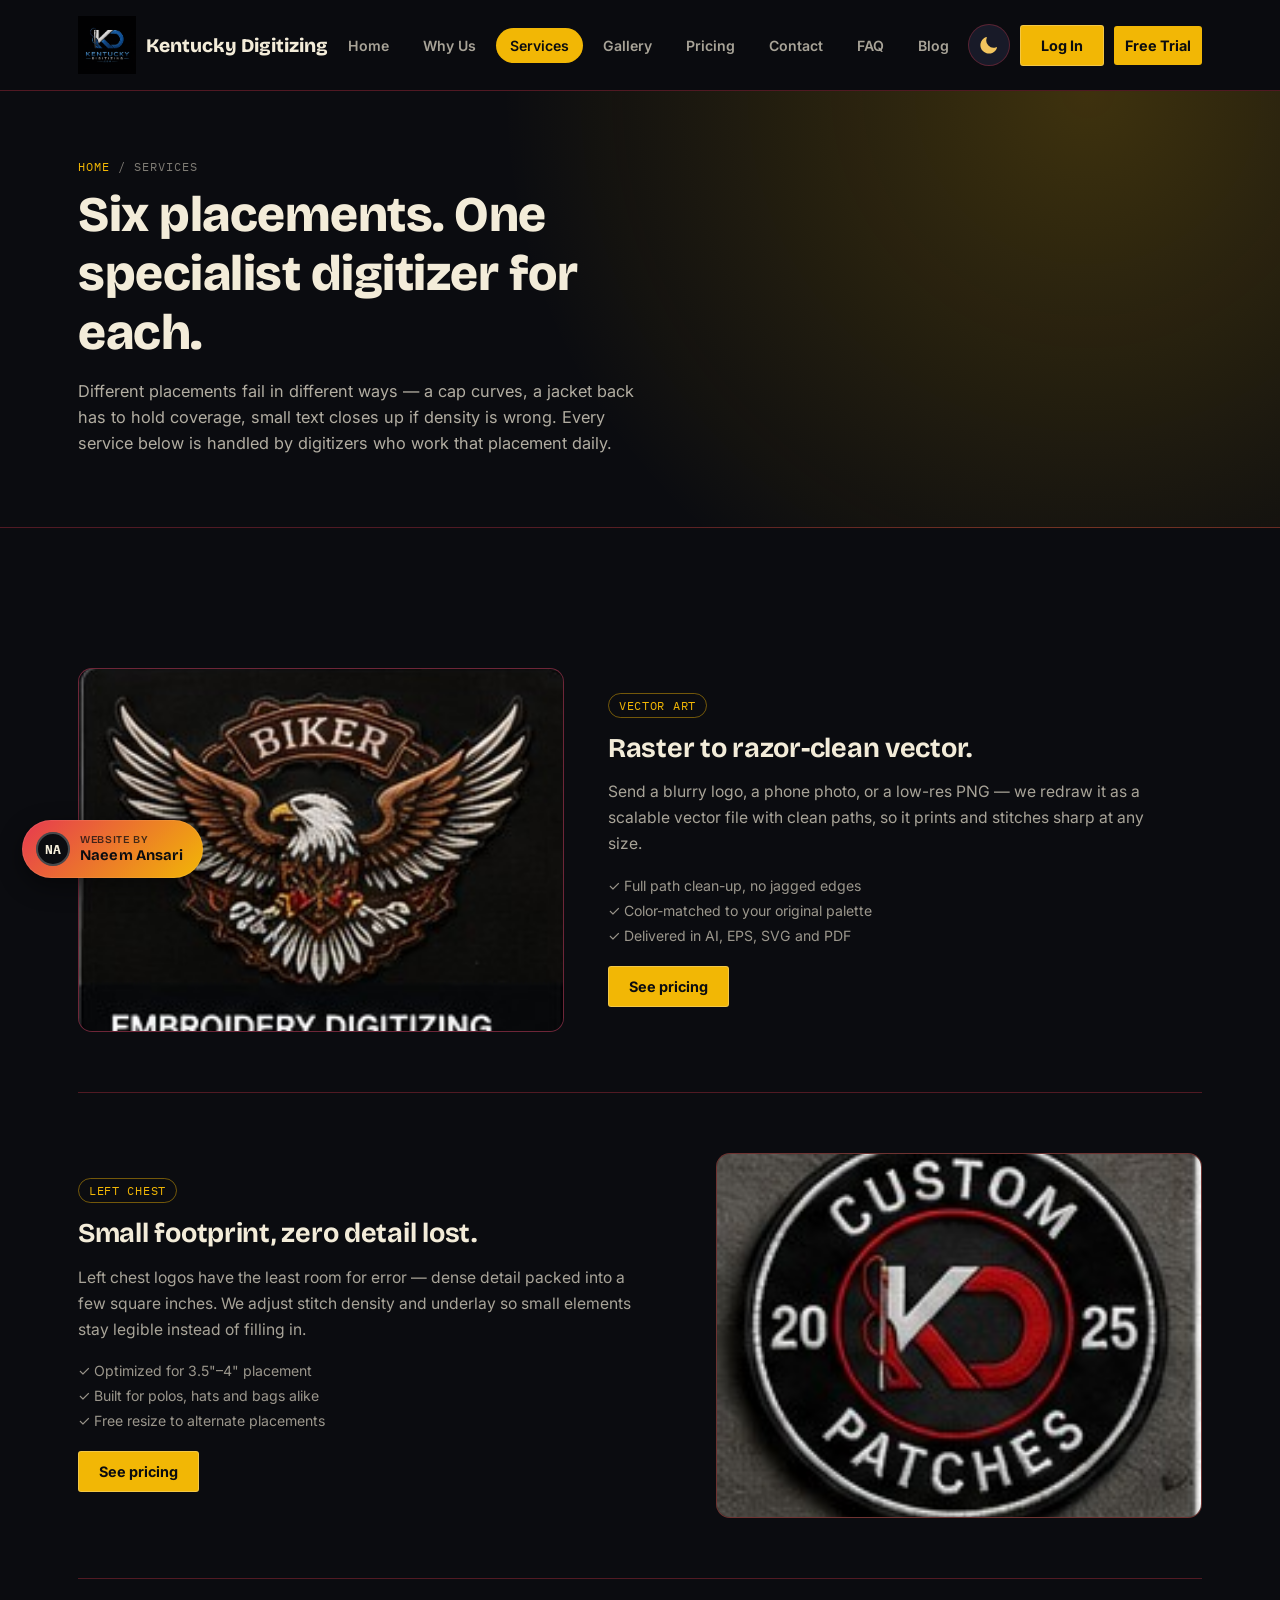
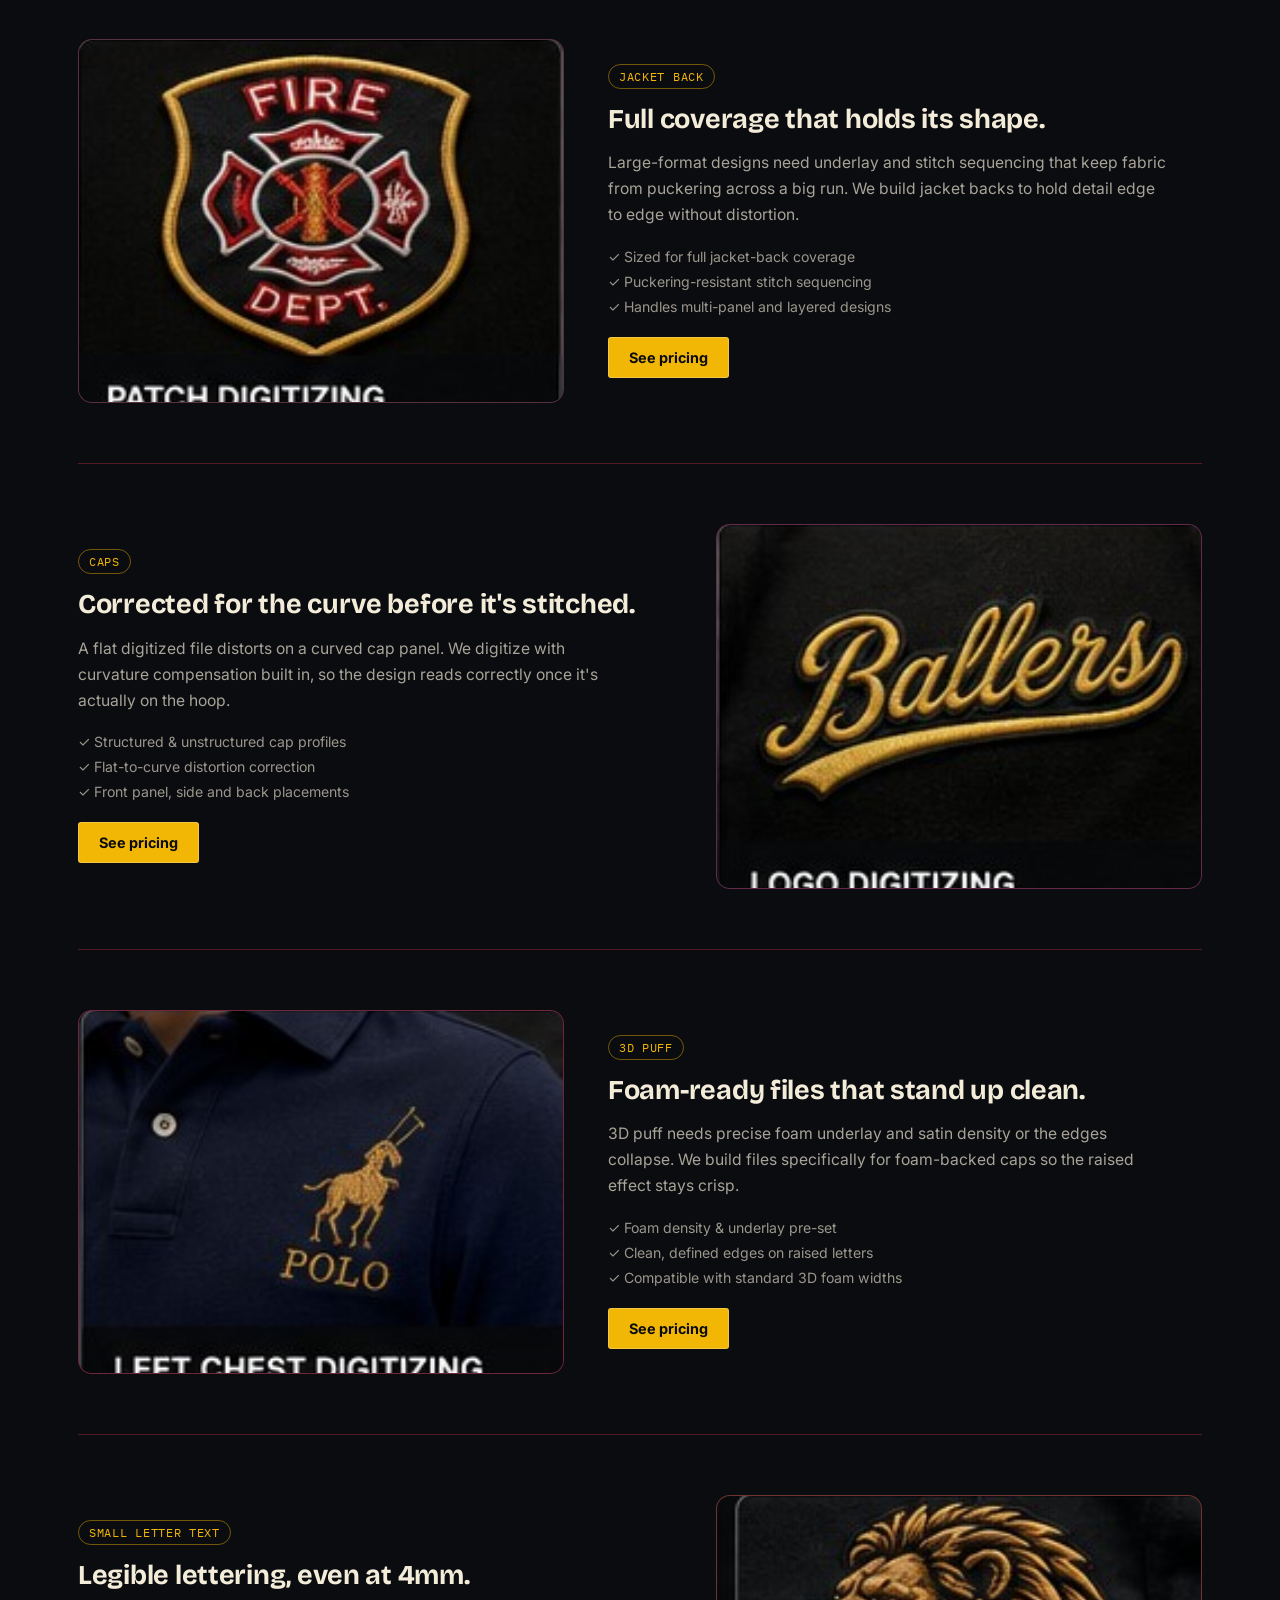
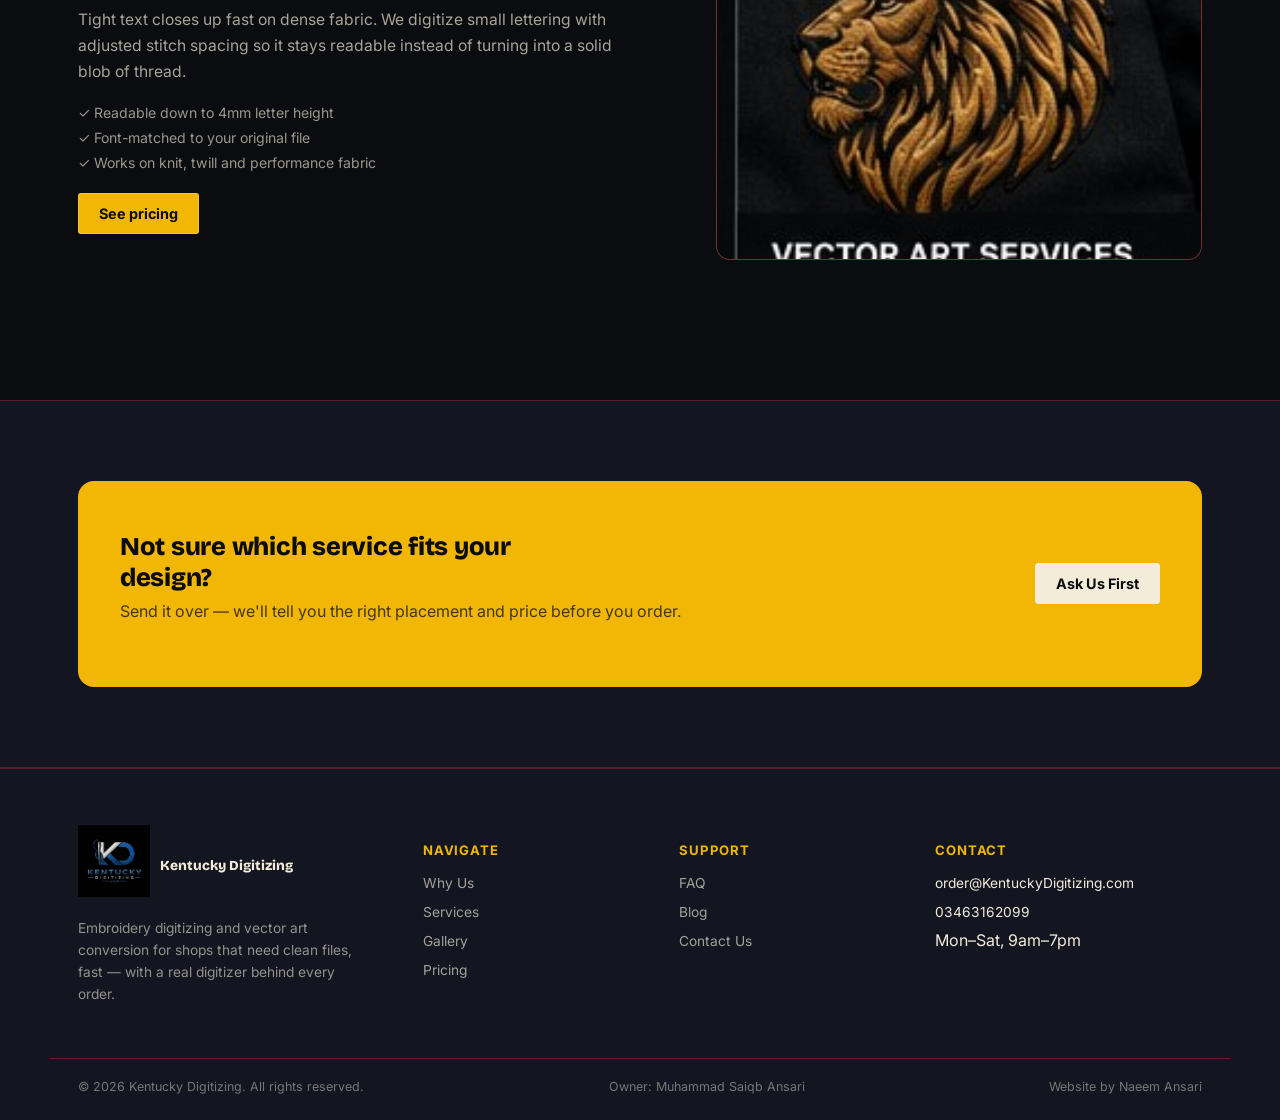
<file: services.html>
<!DOCTYPE html>
<html lang="en">
<head>
<script>try{var t=localStorage.getItem('kd-theme');if(t!=='light'&&t!=='dark')t='dark';document.documentElement.setAttribute('data-theme',t);}catch(e){document.documentElement.setAttribute('data-theme','dark');}</script>
<meta charset="UTF-8">
<meta name="viewport" content="width=device-width, initial-scale=1.0">
<title>Services — Kentucky Digitizing</title>
<meta name="description" content="Vector art, left chest, jacket back, caps, 3D puff and small letter text digitizing — see how each service works.">
<link rel="preconnect" href="https://fonts.googleapis.com">
<link rel="preconnect" href="https://fonts.gstatic.com" crossorigin>
<link href="https://fonts.googleapis.com/css2?family=Bricolage+Grotesque:opsz,wght@12..96,400;12..96,600;12..96,700;12..96,800&family=Inter:wght@400;500;600;700&family=IBM+Plex+Mono:wght@500;600&display=swap" rel="stylesheet">
<link rel="stylesheet" href="assets/style.css">
<link rel="icon" type="image/png" href="assets/favicon.png">
<link rel="apple-touch-icon" href="assets/favicon.png">
<style>
  .service-block{ display:grid; grid-template-columns:0.9fr 1.1fr; gap:44px; align-items:center; padding:60px 0; border-bottom:1px solid var(--line);}
  .service-block:last-child{border-bottom:none;}
  .service-block:nth-child(even){ direction:rtl; }
  .service-block:nth-child(even) > *{ direction:ltr; }
  .service-visual{ aspect-ratio:4/3; border-radius:14px; border:1px solid var(--line); position:relative; overflow:hidden; display:flex; align-items:center; justify-content:center; }
  .service-visual svg{width:58%;height:58%;}
  .service-copy .tag{margin-bottom:14px;}
  .service-copy h2{font-size:1.7rem; margin-bottom:14px;}
  .service-copy p{color:rgba(var(--ink),0.68); line-height:1.65; font-size:0.98rem; max-width:56ch; margin-bottom:20px;}
  .service-copy ul{list-style:none; padding:0; margin:0 0 22px; display:flex; flex-direction:column; gap:8px;}
  .service-copy li{ font-size:0.88rem; color:rgba(var(--ink),0.62); display:flex; gap:8px; }
  @media (max-width:820px){ .service-block, .service-block:nth-child(even){grid-template-columns:1fr; direction:ltr;} }

  .service-visual img{width:100%;height:100%;object-fit:cover;display:block;}
</style>
</head>
<body class="pg-services">

<header>
  <div class="nav">
    <a href="index.html" class="brand"><img class="site-logo" src="assets/kentucky-digitizing-logo.png" alt="Kentucky Digitizing logo"><span class="brand-name">Kentucky Digitizing</span></a>
    <nav class="navlinks" id="navlinks">
      <a href="index.html">Home</a>
      <a href="why-us.html">Why Us</a>
      <a href="services.html">Services</a>
      <a href="gallery.html">Gallery</a>
      <a href="pricing.html">Pricing</a>
      <a href="contact.html">Contact</a>
      <a href="faq.html">FAQ</a>
      <a href="blog.html">Blog</a>
    </nav>
    <div class="navcta">
      <a href="contact.html" class="btn btn-ghost">Log In</a>
      <a href="pricing.html" class="btn btn-primary">Free Trial</a>
      <button class="menu-toggle" id="menuToggle" aria-label="Toggle menu">☰</button>
    </div>
  </div>
</header>

<section class="page-hero">
  <div class="wrap">
    <span class="crumb"><a href="index.html">Home</a> / Services</span>
    <h1>Six placements. One specialist digitizer for each.</h1>
    <p>Different placements fail in different ways — a cap curves, a jacket back has to hold coverage, small text closes up if density is wrong. Every service below is handled by digitizers who work that placement daily.</p>
  </div>
</section>

<section>
  <div class="wrap">

    <div class="service-block">
      <div class="service-visual" style="background:color-mix(in srgb, var(--crimson) 14%, var(--bg-card));">
        <img src="assets/gallery/service-1.jpg" alt="Kentucky Digitizing service example">
      </div><div class="service-copy">
        <span class="tag">Vector Art</span>
        <h2>Raster to razor-clean vector.</h2>
        <p>Send a blurry logo, a phone photo, or a low-res PNG — we redraw it as a scalable vector file with clean paths, so it prints and stitches sharp at any size.</p>
        <ul><li>✓ Full path clean-up, no jagged edges</li><li>✓ Color-matched to your original palette</li><li>✓ Delivered in AI, EPS, SVG and PDF</li></ul>
        <a href="pricing.html" class="btn btn-ghost">See pricing</a>
      </div>
    </div>

    <div class="service-block">
      <div class="service-visual" style="background:color-mix(in srgb, var(--gold) 14%, var(--bg-card));">
        <img src="assets/gallery/service-2.jpg" alt="Kentucky Digitizing service example">
      </div><div class="service-copy">
        <span class="tag">Left Chest</span>
        <h2>Small footprint, zero detail lost.</h2>
        <p>Left chest logos have the least room for error — dense detail packed into a few square inches. We adjust stitch density and underlay so small elements stay legible instead of filling in.</p>
        <ul><li>✓ Optimized for 3.5"–4" placement</li><li>✓ Built for polos, hats and bags alike</li><li>✓ Free resize to alternate placements</li></ul>
        <a href="pricing.html" class="btn btn-ghost">See pricing</a>
      </div>
    </div>

    <div class="service-block">
      <div class="service-visual" style="background:color-mix(in srgb, var(--teal) 14%, var(--bg-card));">
        <img src="assets/gallery/service-3.jpg" alt="Kentucky Digitizing service example">
      </div><div class="service-copy">
        <span class="tag">Jacket Back</span>
        <h2>Full coverage that holds its shape.</h2>
        <p>Large-format designs need underlay and stitch sequencing that keep fabric from puckering across a big run. We build jacket backs to hold detail edge to edge without distortion.</p>
        <ul><li>✓ Sized for full jacket-back coverage</li><li>✓ Puckering-resistant stitch sequencing</li><li>✓ Handles multi-panel and layered designs</li></ul>
        <a href="pricing.html" class="btn btn-ghost">See pricing</a>
      </div>
    </div>

    <div class="service-block">
      <div class="service-visual" style="background:color-mix(in srgb, var(--violet) 14%, var(--bg-card));">
        <img src="assets/gallery/service-4.jpg" alt="Kentucky Digitizing service example">
      </div><div class="service-copy">
        <span class="tag">Caps</span>
        <h2>Corrected for the curve before it's stitched.</h2>
        <p>A flat digitized file distorts on a curved cap panel. We digitize with curvature compensation built in, so the design reads correctly once it's actually on the hoop.</p>
        <ul><li>✓ Structured &amp; unstructured cap profiles</li><li>✓ Flat-to-curve distortion correction</li><li>✓ Front panel, side and back placements</li></ul>
        <a href="pricing.html" class="btn btn-ghost">See pricing</a>
      </div>
    </div>

    <div class="service-block">
      <div class="service-visual" style="background:color-mix(in srgb, var(--crimson) 14%, var(--bg-card));">
        <img src="assets/gallery/service-5.jpg" alt="Kentucky Digitizing service example">
      </div><div class="service-copy">
        <span class="tag">3D Puff</span>
        <h2>Foam-ready files that stand up clean.</h2>
        <p>3D puff needs precise foam underlay and satin density or the edges collapse. We build files specifically for foam-backed caps so the raised effect stays crisp.</p>
        <ul><li>✓ Foam density &amp; underlay pre-set</li><li>✓ Clean, defined edges on raised letters</li><li>✓ Compatible with standard 3D foam widths</li></ul>
        <a href="pricing.html" class="btn btn-ghost">See pricing</a>
      </div>
    </div>

    <div class="service-block">
      <div class="service-visual" style="background:color-mix(in srgb, var(--gold) 14%, var(--bg-card));">
        <img src="assets/gallery/service-6.jpg" alt="Kentucky Digitizing service example">
      </div><div class="service-copy">
        <span class="tag">Small Letter Text</span>
        <h2>Legible lettering, even at 4mm.</h2>
        <p>Tight text closes up fast on dense fabric. We digitize small lettering with adjusted stitch spacing so it stays readable instead of turning into a solid blob of thread.</p>
        <ul><li>✓ Readable down to 4mm letter height</li><li>✓ Font-matched to your original file</li><li>✓ Works on knit, twill and performance fabric</li></ul>
        <a href="pricing.html" class="btn btn-ghost">See pricing</a>
      </div>
    </div>

  </div>
</section>

<section class="band">
  <div class="wrap">
    <div class="cta-band">
      <div><h2>Not sure which service fits your design?</h2><p>Send it over — we'll tell you the right placement and price before you order.</p></div>
      <a href="contact.html" class="btn btn-navlike">Ask Us First</a>
    </div>
  </div>
</section>

<footer>
  <div class="wrap foot-grid">
    <div class="foot-brand">
      <a href="index.html" class="brand"><img class="site-logo" src="assets/kentucky-digitizing-logo.png" alt="Kentucky Digitizing logo"><span class="brand-name">Kentucky Digitizing</span></a>
      <p>Embroidery digitizing and vector art conversion for shops that need clean files, fast — with a real digitizer behind every order.</p>
    </div>
    <div><h4>Navigate</h4><ul><li><a href="why-us.html">Why Us</a></li><li><a href="services.html">Services</a></li><li><a href="gallery.html">Gallery</a></li><li><a href="pricing.html">Pricing</a></li></ul></div>
    <div><h4>Support</h4><ul><li><a href="faq.html">FAQ</a></li><li><a href="blog.html">Blog</a></li><li><a href="contact.html">Contact Us</a></li></ul></div>
    <div><h4>Contact</h4><ul><li><a href="mailto:order@KentuckyDigitizing.com">order@KentuckyDigitizing.com</a></li><li><a href="tel:03463162099">03463162099</a></li><li>Mon–Sat, 9am–7pm</li></ul></div>
  </div>
  <div class="wrap foot-bottom"><span>© 2026 Kentucky Digitizing. All rights reserved.</span><span>Owner: Muhammad Saiqb Ansari</span><span>Website by <a href="tel:03161618156">Naeem Ansari</a></span></div>
</footer>
<script src="assets/script.js"></script>
</body>
</html>
</file>
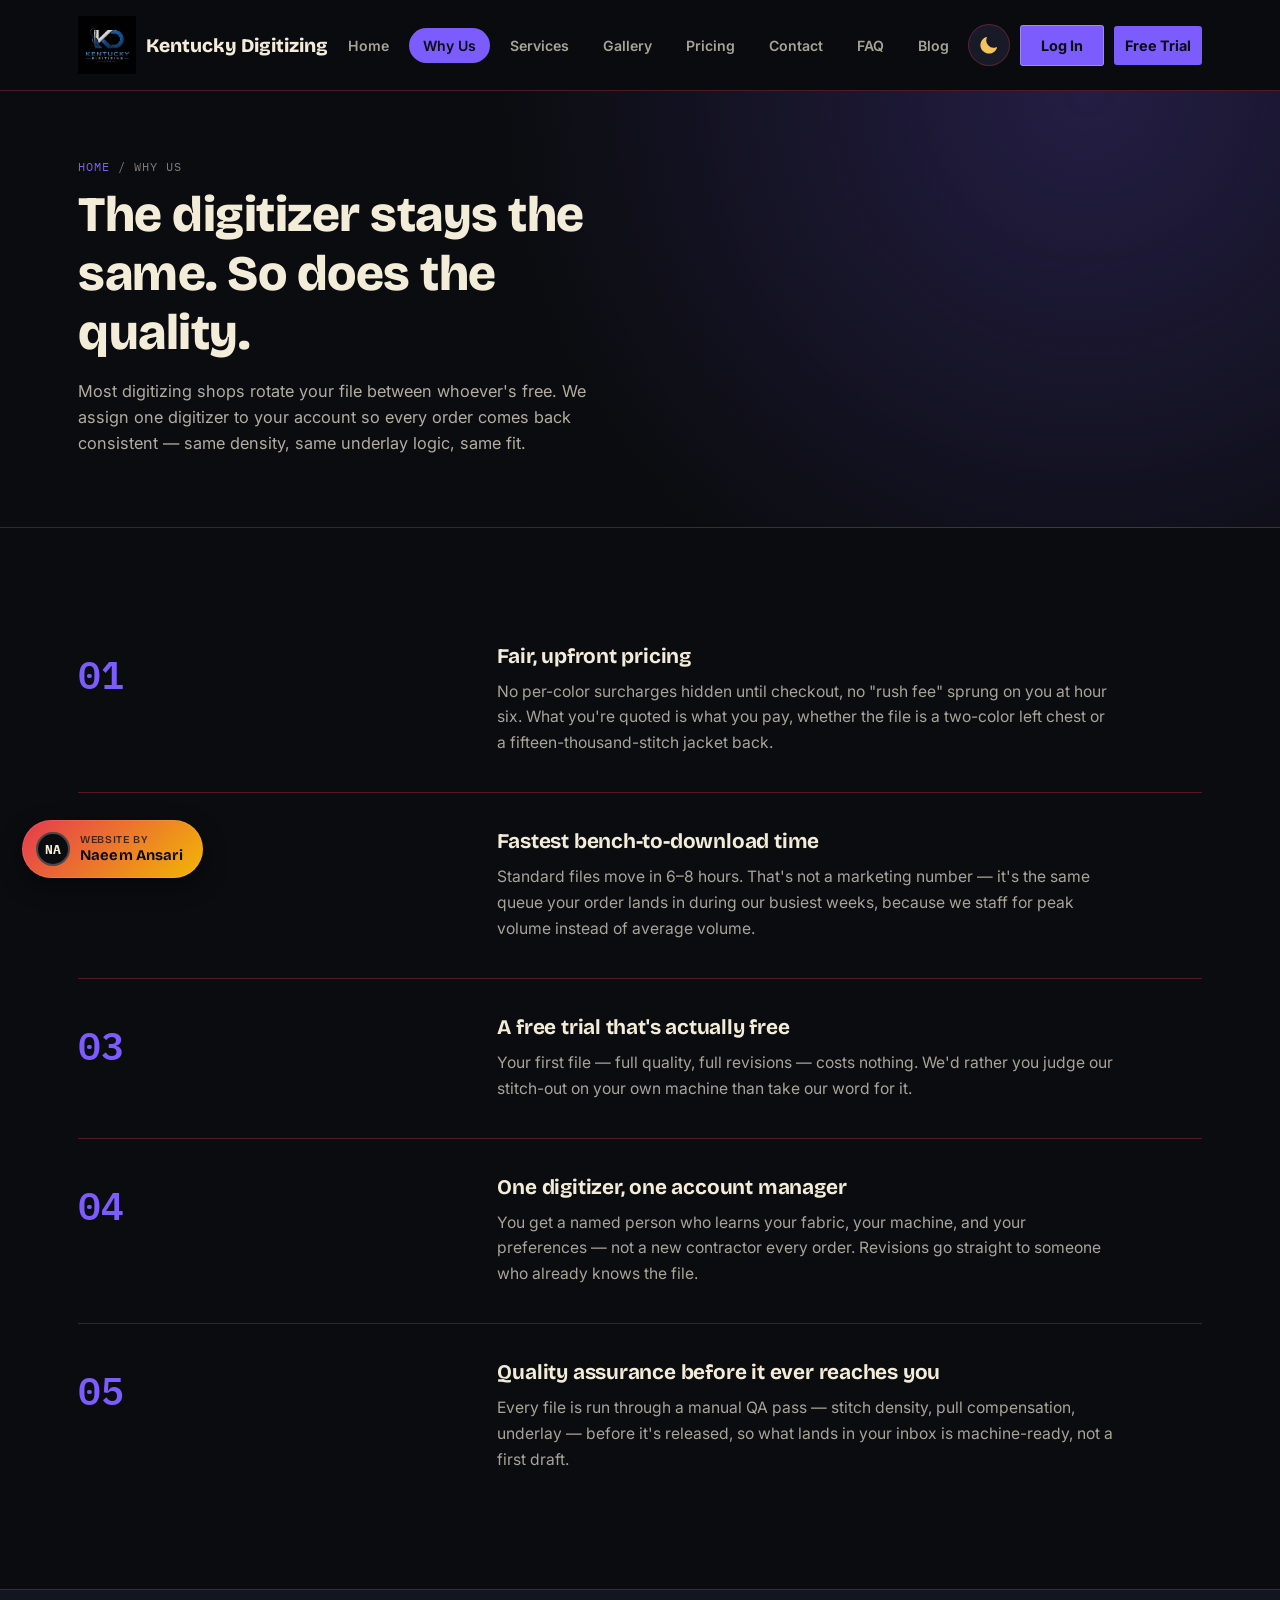
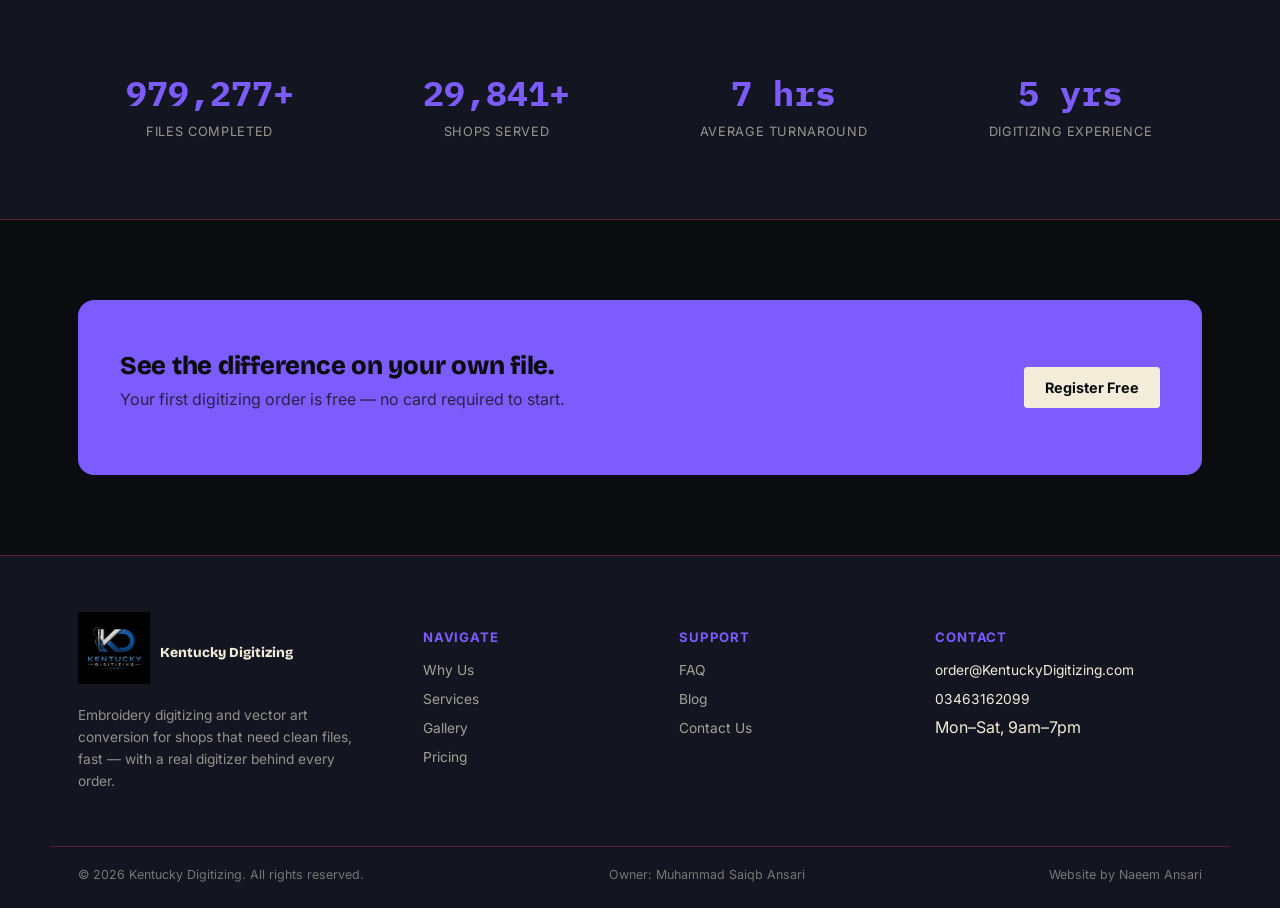
<file: why-us.html>
<!DOCTYPE html>
<html lang="en">
<head>
<script>try{var t=localStorage.getItem('kd-theme');if(t!=='light'&&t!=='dark')t='dark';document.documentElement.setAttribute('data-theme',t);}catch(e){document.documentElement.setAttribute('data-theme','dark');}</script>
<meta charset="UTF-8">
<meta name="viewport" content="width=device-width, initial-scale=1.0">
<title>Why Us — Kentucky Digitizing</title>
<meta name="description" content="Why shops choose Kentucky Digitizing: fair pricing, fast turnaround, a free trial file, and one dedicated digitizer per account.">
<link rel="preconnect" href="https://fonts.googleapis.com">
<link rel="preconnect" href="https://fonts.gstatic.com" crossorigin>
<link href="https://fonts.googleapis.com/css2?family=Bricolage+Grotesque:opsz,wght@12..96,400;12..96,600;12..96,700;12..96,800&family=Inter:wght@400;500;600;700&family=IBM+Plex+Mono:wght@500;600&display=swap" rel="stylesheet">
<link rel="stylesheet" href="assets/style.css">
<link rel="icon" type="image/png" href="assets/favicon.png">
<link rel="apple-touch-icon" href="assets/favicon.png">
<style>
  .reason-row{ display:grid; grid-template-columns:0.7fr 1.3fr; gap:40px; align-items:start; padding:36px 0; border-bottom:1px solid var(--line);}
  .reason-row:last-child{border-bottom:none;}
  .reason-num{ font-family:'IBM Plex Mono',monospace; font-size:2.4rem; color:var(--accent); font-weight:600; }
  .reason-row h3{font-size:1.3rem; margin-bottom:10px;}
  .reason-row p{ color:rgba(var(--ink),0.68); line-height:1.65; font-size:0.98rem; max-width:62ch; margin:0;}
  @media (max-width:760px){.reason-row{grid-template-columns:1fr; gap:10px;}}
</style>
</head>
<body class="pg-why">

<header>
  <div class="nav">
    <a href="index.html" class="brand"><img class="site-logo" src="assets/kentucky-digitizing-logo.png" alt="Kentucky Digitizing logo"><span class="brand-name">Kentucky Digitizing</span></a>
    <nav class="navlinks" id="navlinks">
      <a href="index.html">Home</a>
      <a href="why-us.html">Why Us</a>
      <a href="services.html">Services</a>
      <a href="gallery.html">Gallery</a>
      <a href="pricing.html">Pricing</a>
      <a href="contact.html">Contact</a>
      <a href="faq.html">FAQ</a>
      <a href="blog.html">Blog</a>
    </nav>
    <div class="navcta">
      <a href="contact.html" class="btn btn-ghost">Log In</a>
      <a href="pricing.html" class="btn btn-primary">Free Trial</a>
      <button class="menu-toggle" id="menuToggle" aria-label="Toggle menu">☰</button>
    </div>
  </div>
</header>

<section class="page-hero">
  <div class="wrap">
    <span class="crumb"><a href="index.html">Home</a> / Why Us</span>
    <h1>The digitizer stays the same. So does the quality.</h1>
    <p>Most digitizing shops rotate your file between whoever's free. We assign one digitizer to your account so every order comes back consistent — same density, same underlay logic, same fit.</p>
  </div>
</section>

<section>
  <div class="wrap">
    <div class="reason-row">
      <div class="reason-num">01</div>
      <div><h3>Fair, upfront pricing</h3><p>No per-color surcharges hidden until checkout, no "rush fee" sprung on you at hour six. What you're quoted is what you pay, whether the file is a two-color left chest or a fifteen-thousand-stitch jacket back.</p></div>
    </div>
    <div class="reason-row">
      <div class="reason-num">02</div>
      <div><h3>Fastest bench-to-download time</h3><p>Standard files move in 6–8 hours. That's not a marketing number — it's the same queue your order lands in during our busiest weeks, because we staff for peak volume instead of average volume.</p></div>
    </div>
    <div class="reason-row">
      <div class="reason-num">03</div>
      <div><h3>A free trial that's actually free</h3><p>Your first file — full quality, full revisions — costs nothing. We'd rather you judge our stitch-out on your own machine than take our word for it.</p></div>
    </div>
    <div class="reason-row">
      <div class="reason-num">04</div>
      <div><h3>One digitizer, one account manager</h3><p>You get a named person who learns your fabric, your machine, and your preferences — not a new contractor every order. Revisions go straight to someone who already knows the file.</p></div>
    </div>
    <div class="reason-row">
      <div class="reason-num">05</div>
      <div><h3>Quality assurance before it ever reaches you</h3><p>Every file is run through a manual QA pass — stitch density, pull compensation, underlay — before it's released, so what lands in your inbox is machine-ready, not a first draft.</p></div>
    </div>
  </div>
</section>

<section class="band">
  <div class="wrap stats-grid">
    <div class="stat"><strong data-count="980000" data-suffix="+">0</strong><span>Files completed</span></div>
    <div class="stat"><strong data-count="31500" data-suffix="+">0</strong><span>Shops served</span></div>
    <div class="stat"><strong data-count="8" data-suffix=" hrs">0</strong><span>Average turnaround</span></div>
    <div class="stat"><strong data-count="11" data-suffix=" yrs">0</strong><span>Digitizing experience</span></div>
  </div>
</section>

<section>
  <div class="wrap">
    <div class="cta-band">
      <div><h2>See the difference on your own file.</h2><p>Your first digitizing order is free — no card required to start.</p></div>
      <a href="contact.html" class="btn btn-navlike">Register Free</a>
    </div>
  </div>
</section>

<footer>
  <div class="wrap foot-grid">
    <div class="foot-brand">
      <a href="index.html" class="brand"><img class="site-logo" src="assets/kentucky-digitizing-logo.png" alt="Kentucky Digitizing logo"><span class="brand-name">Kentucky Digitizing</span></a>
      <p>Embroidery digitizing and vector art conversion for shops that need clean files, fast — with a real digitizer behind every order.</p>
    </div>
    <div><h4>Navigate</h4><ul><li><a href="why-us.html">Why Us</a></li><li><a href="services.html">Services</a></li><li><a href="gallery.html">Gallery</a></li><li><a href="pricing.html">Pricing</a></li></ul></div>
    <div><h4>Support</h4><ul><li><a href="faq.html">FAQ</a></li><li><a href="blog.html">Blog</a></li><li><a href="contact.html">Contact Us</a></li></ul></div>
    <div><h4>Contact</h4><ul><li><a href="mailto:order@KentuckyDigitizing.com">order@KentuckyDigitizing.com</a></li><li><a href="tel:03463162099">03463162099</a></li><li>Mon–Sat, 9am–7pm</li></ul></div>
  </div>
  <div class="wrap foot-bottom"><span>© 2026 Kentucky Digitizing. All rights reserved.</span><span>Owner: Muhammad Saiqb Ansari</span><span>Website by <a href="tel:03161618156">Naeem Ansari</a></span></div>
</footer>
<script src="assets/script.js"></script>
</body>
</html>
</file>
<file: assets/style.css>
/* ============ StitchForge Digitizing — design system ============ */

:root{
  --bg:#0b0c10;
  --bg-soft:#131521;
  --bg-card:#181a28;
  --canvas:#f3ecd9;
  --charcoal:#23252f;
  --line: color-mix(in srgb, var(--accent) 32%, transparent);

  /* thread spool palette — each page owns one as its accent */
  --crimson:#e63950;
  --gold:#f2b705;
  --teal:#00a896;
  --violet:#7c5cfc;

  --accent: var(--crimson); /* overridden per page via body class */
  --maxw: 1180px;

  /* theme helpers */
  --ink: 243,236,217;           /* text colour as r,g,b — used as rgba(var(--ink),.6) */
  --on-accent:#0b0c10;          /* text that sits on crimson / gold / teal / violet */
  --header-bg: rgba(11,12,16,0.97);
  --card-shadow: 0 22px 40px -22px rgba(0,0,0,0.5);
  color-scheme: dark;
}

/* ================= LIGHT THEME ================= */
html[data-theme="light"]{
  --bg:#f8f4ea;
  --bg-soft:#efe8d6;
  --bg-card:#ffffff;
  --canvas:#1c1e29;
  --charcoal:#23252f;
  --ink: 28,30,41;
  /* slightly deeper thread colours so accent text stays readable on cream */
  --crimson:#d42a43; --gold:#b98200; --teal:#007f72; --violet:#6842ee;
  --header-bg: rgba(248,244,234,0.97);
  --card-shadow: 0 22px 40px -22px rgba(60,45,10,0.28);
  color-scheme: light;
}
/* the pricing cards are cream in dark mode -> white in light mode */
html[data-theme="light"] .price-card{ background:#ffffff; border:1px solid rgba(28,30,41,.08); box-shadow:0 14px 34px -22px rgba(60,45,10,.35); }
html[data-theme="light"] .price-card.featured{ border:2px solid var(--accent); }
html[data-theme="light"] .price-card:hover{ box-shadow:var(--card-shadow); }
html[data-theme="light"] .card:hover{ box-shadow:0 18px 34px -22px color-mix(in srgb, var(--accent) 45%, transparent); }
html[data-theme="light"] .hoop{ box-shadow:0 30px 60px -30px rgba(60,45,10,.35); }
html[data-theme="light"] .embroidery-card{ background:#ffffff; }
html[data-theme="light"] .embroidery-card:hover{ box-shadow:0 18px 45px rgba(60,45,10,.18); }
html[data-theme="light"] .embroidery-cta{ background:rgba(28,30,41,.03); }
html[data-theme="light"] .btn-ghost{ border-color:rgba(var(--ink),.25); }

/* parts that are dark "scenes" in BOTH themes keep the original light-on-dark colours */
.embroidery-art, .swatch span, .gswatch-label, .dev-credit .dev-avatar{
  --canvas:#f3ecd9; --ink:243,236,217; --bg:#0b0c10; --bg-card:#181a28; --line: color-mix(in srgb, var(--accent) 32%, transparent);
}
body.pg-home{ --accent: var(--crimson); }
body.pg-why{ --accent: var(--violet); }
body.pg-services{ --accent: var(--gold); }
body.pg-gallery{ --accent: var(--teal); }
body.pg-pricing{ --accent: var(--gold); }
body.pg-contact{ --accent: var(--crimson); }
body.pg-faq{ --accent: var(--violet); }
body.pg-blog{ --accent: var(--teal); }

*{box-sizing:border-box;}
html{scroll-behavior:smooth;}
body{
  margin:0;
  background:var(--bg);
  color:var(--canvas);
  font-family:'Inter',sans-serif;
  -webkit-font-smoothing:antialiased;
  overflow-x:hidden;
}
h1,h2,h3,.display{
  font-family:'Bricolage Grotesque',sans-serif;
  letter-spacing:-0.01em;
  margin:0;
}
.mono{font-family:'IBM Plex Mono',monospace;}
a{color:inherit;text-decoration:none;}
img{max-width:100%;display:block;}
.wrap{max-width:var(--maxw);margin:0 auto;padding:0 28px;}
::selection{background:var(--accent);color:var(--on-accent);}
@media (prefers-reduced-motion: reduce){
  *{animation-duration:0.001ms !important; animation-iteration-count:1 !important; transition-duration:0.001ms !important;}
}

/* ---------- scroll reveal (applied via script.js) ---------- */
.reveal{ opacity:0; transform:translateY(22px); transition:opacity .6s ease, transform .6s ease; }
.reveal.in-view{ opacity:1; transform:translateY(0); }
@media (prefers-reduced-motion: reduce){
  .reveal{ opacity:1; transform:none; transition:none; }
}

/* ---------- page hero entrance (inner pages) ---------- */
.page-hero .crumb, .page-hero h1, .page-hero p{ opacity:0; animation:heroIn .7s ease forwards; }
.page-hero .crumb{animation-delay:.02s;}
.page-hero h1{animation-delay:.09s;}
.page-hero p{animation-delay:.2s;}
@keyframes heroIn{ from{opacity:0; transform:translateY(14px);} to{opacity:1; transform:translateY(0);} }
@media (prefers-reduced-motion: reduce){
  .page-hero .crumb, .page-hero h1, .page-hero p{opacity:1; animation:none;}
}

/* ---------- stitched rule ---------- */
.stitch-rule{
  height:14px; width:100%;
  background-image: repeating-linear-gradient(90deg, var(--accent) 0 10px, transparent 10px 20px);
  background-size: 20px 2px; background-repeat: repeat-x; background-position: left center;
  opacity:0.5;
}

/* ---------- header ---------- */
/* Note: no backdrop-filter/transform here on purpose — either one makes this
   element a "containing block" for its position:fixed children, which traps
   the mobile nav panel inside the header box instead of letting it hide
   against the real viewport. Use a near-opaque solid background instead. */
header{
  position:sticky; top:0; z-index:50;
  background:var(--header-bg);
  border-bottom:1px solid var(--line);
}
.nav{ display:flex; align-items:center; justify-content:space-between; padding:16px 28px; max-width:var(--maxw); margin:0 auto; }
.brand{ display:flex; align-items:center; gap:10px; font-family:'Bricolage Grotesque',sans-serif; font-weight:800; font-size:1.2rem; color:var(--canvas); }
.brand-mark{width:28px;height:28px;flex:none;}
.navlinks{display:flex; gap:6px; align-items:center;}
.navlinks a{
  font-size:0.88rem; font-weight:600; color:rgba(var(--ink),0.68);
  padding:9px 14px; border-radius:20px;
  transition:color .2s, background .2s;
}
.navlinks a:hover{color:var(--canvas); background:rgba(var(--ink),0.06);}
.navlinks a.active{color:var(--on-accent); background:var(--accent);}
.btn{
  display:inline-flex; align-items:center; gap:8px;
  padding:11px 20px; border-radius:3px;
  font-weight:700; font-size:0.9rem;
  border:1px solid transparent;
  cursor:pointer;
  transition:transform .18s ease, background .2s, border-color .2s, color .2s;
}
.btn-primary{background:var(--accent); color:var(--on-accent);padding:10px;}
.btn-primary:hover{transform:translateY(-4px); filter:brightness(1.1);}
.btn-ghost{border-color:rgba(var(--ink),0.3); color:var(--on-accent);background:var(--accent);}
.btn-ghost:hover{border-color:var(--accent); color:var(--on-accent);transform:translateY(-4px);}
.navcta{display:flex; gap:10px; align-items:center;}
.menu-toggle{display:none;background:none;border:none;color:var(--canvas);font-size:1.6rem;cursor:pointer;}

@media (max-width: 980px){
  .navlinks{
    position:fixed; inset:60px 0 0 0; background:var(--bg);
    flex-direction:column; align-items:flex-start; padding:28px; gap:6px;
    transform:translateY(-110%); transition:transform .3s ease; border-top:1px solid var(--line);
  }
  .navlinks.open{transform:translateY(0);}
  .navlinks a{width:100%; padding:14px 10px; font-size:1rem;}
  .menu-toggle{display:block;}
  .navcta .btn-ghost{display:none;}
  .navcta .btn-primary{padding:9px 16px; font-size:0.82rem;}
}

@media (max-width:400px){
  .navcta .btn-primary{padding:8px 12px; font-size:0.76rem;}
}

/* ---------- page hero (used on inner pages) ---------- */
.page-hero{
  padding:64px 0 54px;
  background:
    radial-gradient(circle at 85% 0%, color-mix(in srgb, var(--accent) 22%, transparent), transparent 50%);
  border-bottom:1px solid var(--line);
}
.page-hero .kicker{ color:var(--accent); }
.page-hero h1{ font-size:clamp(2rem,4.4vw,3.1rem); font-weight:800; margin-top:10px; max-width:18ch;}
.page-hero p{ margin-top:16px; color:rgba(var(--ink),0.72); max-width:56ch; font-size:1.02rem; line-height:1.6;}
.crumb{font-family:'IBM Plex Mono',monospace; font-size:0.76rem; color:rgba(var(--ink),0.5); text-transform:uppercase; letter-spacing:0.08em;}
.crumb a{color:var(--accent);}

section{padding:80px 0;}
@media (max-width:760px){ section{padding:56px 0;} .page-hero{padding:48px 0 38px;} }
@media (max-width:480px){ section{padding:42px 0;} }
.section-head{max-width:640px; margin-bottom:44px;}
.kicker{ font-family:'IBM Plex Mono',monospace; font-size:0.75rem; text-transform:uppercase; letter-spacing:0.1em; color:var(--accent); margin-bottom:12px; display:block; }
.section-head h2{font-size:clamp(1.6rem,3vw,2.3rem); color:var(--canvas); font-weight:700;}
.section-head p{margin-top:14px; color:rgba(var(--ink),0.7); font-size:1rem; line-height:1.6;}

.band{background:var(--bg-soft); border-top:1px solid var(--line); border-bottom:1px solid var(--line);}

/* ---------- cards ---------- */
.card{
  background:var(--bg-card); border:1px solid var(--line); border-radius:12px; padding:28px;
  transition:border-color .25s ease, transform .25s ease, box-shadow .25s ease;
}
.card:hover{
  border-color:var(--accent); transform:translateY(-4px);
  box-shadow:0 18px 34px -22px color-mix(in srgb, var(--accent) 55%, transparent);
}

/* image zoom-on-hover, used across gallery / blog / services */
.gswatch img, .blog-thumb img, .service-visual img{transition:transform .5s cubic-bezier(.2,.7,.2,1);}
.gswatch:hover img{transform:scale(1.06);}
.blog-card:hover .blog-thumb img, .featured-post:hover .blog-thumb img{transform:scale(1.05);}
.service-block:hover .service-visual img{transform:scale(1.04);}

.price-card{transition:transform .25s ease, box-shadow .25s ease;}
.price-card:hover{transform:translateY(-6px); box-shadow:0 22px 40px -22px rgba(0,0,0,0.5);}

.info-card{transition:transform .2s ease;}
.info-card:hover{transform:translateX(3px);}

.grid-2{display:grid; grid-template-columns:1fr 1fr; gap:22px;}
.grid-3{display:grid; grid-template-columns:repeat(3,1fr); gap:22px;}
.grid-4{display:grid; grid-template-columns:repeat(4,1fr); gap:1px; background:var(--line); border:1px solid var(--line); border-radius:12px; overflow:hidden;}
.grid-4 .card{border:none; border-radius:0; background:var(--bg-soft);}
@media (max-width:900px){.grid-3,.grid-4{grid-template-columns:1fr 1fr;} .grid-2{grid-template-columns:1fr;}}
@media (max-width:560px){.grid-3,.grid-4{grid-template-columns:1fr;}}

.pill-icon{
  width:44px; height:44px; border-radius:50%;
  display:flex; align-items:center; justify-content:center;
  margin-bottom:16px; font-size:1.15rem; color:var(--on-accent); font-weight:700;
}

/* ---------- footer ---------- */
footer{border-top:1px solid var(--line); padding:56px 0 26px; background:var(--bg-soft);}
.foot-grid{display:grid; grid-template-columns:1.4fr 1fr 1fr 1.2fr; gap:34px;}
.foot-grid h4{font-size:0.82rem; text-transform:uppercase; letter-spacing:0.06em; color:var(--accent); margin-bottom:14px;}
.foot-grid ul{list-style:none; padding:0; margin:0; display:flex; flex-direction:column; gap:9px;}
.foot-grid a{font-size:0.86rem; color:rgba(var(--ink),0.65); transition:color .2s;}
.foot-grid a:hover{color:var(--canvas);}
.foot-brand p{font-size:0.86rem; color:rgba(var(--ink),0.58); line-height:1.6; max-width:32ch; margin-top:10px;}
.foot-bottom{margin-top:40px; padding-top:20px; border-top:1px solid var(--line); display:flex; justify-content:space-between; flex-wrap:wrap; gap:10px; font-size:0.78rem; color:rgba(var(--ink),0.45);}
@media (max-width:900px){.foot-grid{grid-template-columns:1fr 1fr;}}
@media (max-width:560px){.foot-grid{grid-template-columns:1fr;}}

/* ---------- stitch cursor trail canvas ---------- */
#stitchCanvas{ position:absolute; inset:0; width:100%; height:100%; pointer-events:none; }

/* ---------- stats ---------- */
.stats-grid{display:grid; grid-template-columns:repeat(4,1fr); gap:24px; text-align:center;}
.stat strong{ display:block; font-family:'IBM Plex Mono',monospace; font-size:clamp(1.5rem,3vw,2.2rem); color:var(--accent); }
.stat span{display:block; margin-top:8px; font-size:0.8rem; color:rgba(var(--ink),0.6); text-transform:uppercase; letter-spacing:0.05em;}
@media (max-width:700px){.stats-grid{grid-template-columns:1fr 1fr; row-gap:30px;}}

/* stats drop-in animation: number falls from above and settles with a small bounce */
.stat{ opacity:0; transform:translateY(-70px) scale(0.85); will-change:transform,opacity; }
.stat.stat-in{ animation:statDrop 0.85s cubic-bezier(.22,1.4,.36,1) forwards; }
.stats-grid .stat:nth-child(1){ animation-delay:0s; }
.stats-grid .stat:nth-child(2){ animation-delay:0.14s; }
.stats-grid .stat:nth-child(3){ animation-delay:0.28s; }
.stats-grid .stat:nth-child(4){ animation-delay:0.42s; }
@keyframes statDrop{
  0%{ opacity:0; transform:translateY(-70px) scale(0.85); }
  60%{ opacity:1; transform:translateY(8px) scale(1.05); }
  80%{ transform:translateY(-4px) scale(0.99); }
  100%{ opacity:1; transform:translateY(0) scale(1); }
}
@media (prefers-reduced-motion: reduce){
  .stat{ opacity:1; transform:none; }
  .stat.stat-in{ animation:none; }
}

/* ---------- cta band ---------- */
.cta-band{
  background:var(--accent);
  border-radius:16px; padding:50px 42px;
  display:flex; align-items:center; justify-content:space-between; gap:24px; flex-wrap:wrap;
  transition:transform .3s ease, box-shadow .3s ease;
}
.cta-band:hover{ box-shadow:0 26px 50px -24px color-mix(in srgb, var(--accent) 65%, transparent); }
@media (max-width:600px){ .cta-band{padding:34px 26px; border-radius:14px;} .cta-band h2{font-size:1.32rem;} }
.cta-band h2{font-size:1.6rem; color:#0b0c10; font-weight:800; max-width:26ch;}
.cta-band p{color:rgba(11,12,16,0.75); margin-top:8px;}
.cta-band .btn-primary{background:var(--bg); color:var(--canvas); border-color:var(--bg);}
.cta-band .btn-primary:hover{background:var(--canvas); color:var(--bg); border-color:var(--canvas);}
/* CTA action buttons use the same light/neutral treatment as navbar links */
.cta-band .btn-navlike{background:var(--canvas); color:var(--bg); border-color:var(--canvas);}
.cta-band .btn-navlike:hover{background:transparent; color:var(--canvas); border-color:var(--canvas);}

/* ---------- misc components ---------- */
.tag{display:inline-block; font-family:'IBM Plex Mono',monospace; font-size:0.72rem; text-transform:uppercase; letter-spacing:0.06em; color:var(--accent); border:1px solid color-mix(in srgb, var(--accent) 45%, transparent); padding:4px 10px; border-radius:20px;}

.accordion-item{border-bottom:1px solid var(--line);}
.accordion-q{
  width:100%; text-align:left; background:none; border:none; color:var(--canvas);
  font-family:'Bricolage Grotesque',sans-serif; font-size:1.04rem; font-weight:700;
  padding:22px 0; cursor:pointer; display:flex; justify-content:space-between; align-items:center; gap:16px;
}
.accordion-q .plus{ color:var(--accent); font-size:2rem; transition:transform 1s; flex:none;}
.accordion-item.open .plus{transform:rotate(405deg); color:red;}
.accordion-a{ max-height:0; overflow:hidden; transition:max-height .3s ease; }
.accordion-a p{ padding:0 0 22px; color:rgba(var(--ink),0.68); line-height:1.6; font-size:0.94rem; margin:0; max-width:70ch;}

.form-field{ display:flex; flex-direction:column; gap:8px; margin-bottom:18px; }
.form-field label{ font-size:0.82rem; color:rgba(var(--ink),0.7); font-weight:600;}
.form-field input, .form-field select, .form-field textarea{
  background:var(--bg-card); border:1px solid var(--line); border-radius:6px; color:var(--canvas);
  padding:12px 14px; font-family:'Inter',sans-serif; font-size:0.94rem;
}
.form-field input:focus, .form-field select:focus, .form-field textarea:focus{ outline:2px solid var(--accent); border-color:transparent; }

.swatch{
  aspect-ratio:4/3; border-radius:12px; position:relative; overflow:hidden;
  display:flex; align-items:flex-end; padding:18px;
  border:1px solid var(--line);
}
.swatch span{ font-family:'IBM Plex Mono',monospace; font-size:0.76rem; color:var(--canvas); background:rgba(0,0,0,0.5); padding:4px 10px; border-radius:20px; }

.blog-card img, .blog-card .thumb{ border-radius:10px; margin-bottom:16px; }
.blog-meta{ font-family:'IBM Plex Mono',monospace; font-size:0.72rem; color:rgba(var(--ink),0.5); text-transform:uppercase; letter-spacing:0.05em; margin-bottom:10px; }


/* Kentucky Digitizing branding */
.site-logo{width:58px;height:58px;object-fit:contain;display:block;flex:0 0 auto;}
.brand{gap:10px;}
.brand-name{font-weight:800;white-space:nowrap;color:var(--canvas);transition:color .25s ease;}
.brand-name:hover{color:var(--accent);}
.foot-brand .site-logo{width:72px;height:72px;margin-bottom:10px;}
.info-card a, footer a[href^="mailto:"], footer a[href^="tel:"]{color:inherit;}
@media (max-width:560px){.site-logo{width:48px;height:48px;}.brand-name{font-size:.9rem;}}

/* ---------- embroidery showcase ---------- */
.embroidery-showcase{
  position:relative;
  overflow:hidden;
  background:
    radial-gradient(circle at 10% 20%, rgba(230,57,80,.10), transparent 32%),
    radial-gradient(circle at 90% 80%, rgba(124,92,252,.10), transparent 34%);
}
.embroidery-head{max-width:720px;}
.embroidery-grid{display:grid;grid-template-columns:repeat(3,1fr);gap:18px;}
.embroidery-card{
  position:relative;overflow:hidden;
  background:linear-gradient(145deg,rgba(255,255,255,.035),rgba(255,255,255,.012));
  border:1px solid var(--line);border-radius:16px;
  transition:transform .25s ease,border-color .25s ease,box-shadow .25s ease;
}
.embroidery-card:hover{transform:translateY(-5px);border-color:var(--accent);box-shadow:0 18px 45px rgba(0,0,0,.28);}
.embroidery-card.featured{grid-column:span 2;display:grid;grid-template-columns:.9fr 1.1fr;align-items:stretch;}
.embroidery-art{
  min-height:180px;position:relative;display:flex;align-items:center;justify-content:center;
  background-color:#101219;overflow:hidden;border-bottom:1px solid var(--line);
}
.featured .embroidery-art{height:100%;min-height:260px;border-bottom:0;border-right:1px solid var(--line);}
.embroidery-art:before{content:"";position:absolute;inset:18px;border:1px dashed rgba(var(--ink),.13);border-radius:50%;}
.hoop-art strong{font-family:'Bricolage Grotesque',sans-serif;font-size:4rem;letter-spacing:-.08em;color:var(--canvas);text-shadow:5px 0 0 var(--crimson),-5px 0 0 var(--teal);position:relative;z-index:2;}
.thread-ring{position:absolute;width:145px;height:145px;border:4px dashed var(--gold);border-radius:50%;animation:spinThread 12s linear infinite;}
.needle{position:absolute;left:27%;top:22%;font-size:4rem;color:var(--canvas);transform:rotate(35deg);z-index:3;}
.cap-art span,.puff-art span,.chest-art span,.patch-art span,.jacket-art span{font-family:'IBM Plex Mono',monospace;font-weight:700;letter-spacing:.12em;color:var(--canvas);position:relative;z-index:2;}
.cap-art:after{content:"";position:absolute;width:145px;height:72px;border:4px solid var(--teal);border-bottom:0;border-radius:90px 90px 0 0;bottom:36px;transform:skewX(-10deg);}
.cap-art i{position:absolute;width:110px;height:15px;background:var(--teal);bottom:32px;right:23%;border-radius:50%;transform:rotate(-8deg);}
.puff-art{background:radial-gradient(circle at center,rgba(230,57,80,.16),transparent 60%),#101219;}
.puff-art:after{content:"";position:absolute;width:105px;height:105px;border:8px solid var(--crimson);border-radius:18px;box-shadow:0 0 0 5px rgba(230,57,80,.18);transform:rotate(45deg);}
.chest-art:after{content:"";position:absolute;width:150px;height:115px;border:3px solid var(--gold);border-radius:16px 16px 35px 35px;transform:perspective(160px) rotateX(12deg);}
.chest-art b{position:absolute;width:52px;height:32px;border:3px solid var(--gold);border-radius:4px;right:28%;top:40%;z-index:1;}
.patch-art:after{content:"";position:absolute;width:125px;height:92px;background:rgba(0,168,150,.08);border:3px dashed var(--teal);border-radius:14px;transform:rotate(-6deg);}
.jacket-art:after{content:"";position:absolute;width:130px;height:135px;border:3px solid var(--violet);border-radius:18px 18px 35px 35px;top:25px;}
.jacket-art em{position:absolute;width:3px;height:118px;background:var(--violet);top:34px;z-index:1;}
.embroidery-content{padding:22px;}
.embroidery-content h3{margin:12px 0 8px;font-size:1.12rem;color:var(--canvas);}
.embroidery-content p{margin:0;color:rgba(var(--ink),.62);font-size:.88rem;line-height:1.6;}
.text-link{display:inline-block;margin-top:16px;color:var(--accent);font-family:'IBM Plex Mono',monospace;font-size:.76rem;font-weight:600;}
.text-link:hover{text-decoration:underline;}
.embroidery-cta{margin-top:24px;padding:22px 24px;border:1px solid var(--line);border-radius:14px;background:rgba(255,255,255,.025);display:flex;align-items:center;justify-content:space-between;gap:20px;flex-wrap:wrap;}
.embroidery-cta strong{display:block;color:var(--canvas);font-size:1.05rem;}
.embroidery-cta span{display:block;margin-top:4px;color:rgba(var(--ink),.58);font-size:.86rem;}
@keyframes spinThread{to{transform:rotate(360deg);}}
@media(max-width:900px){.embroidery-grid{grid-template-columns:1fr 1fr}.embroidery-card.featured{grid-column:span 2;}}
@media(max-width:620px){.embroidery-grid{grid-template-columns:1fr}.embroidery-card.featured{grid-column:auto;display:block}.featured .embroidery-art{min-height:220px;border-right:0;border-bottom:1px solid var(--line);}.embroidery-cta{align-items:flex-start;}.embroidery-cta .btn{width:100%;justify-content:center;}}

/* ============ Developer credit floating button ============ */
.dev-credit{
  position:fixed; left:22px; bottom:22px; z-index:999;
  display:flex; align-items:center; gap:10px;
  padding:12px 20px 12px 14px;
  border-radius:50px;
  background:linear-gradient(135deg, var(--crimson), var(--gold), var(--teal), var(--violet));
  background-size:300% 300%;
  animation:devGradient 6s ease infinite;
  color:#0b0c10;
  font-family:'Bricolage Grotesque',sans-serif;
  font-weight:800;
  font-size:0.86rem;
  letter-spacing:0.01em;
  box-shadow:0 8px 24px rgba(0,0,0,0.45), 0 0 0 1px rgba(255,255,255,0.08) inset;
  text-decoration:none;
  transform:translateY(0);
  transition:transform .25s cubic-bezier(.34,1.56,.64,1), box-shadow .25s ease;
}
.dev-credit:hover{
  transform:translateY(-4px) scale(1.03);
  box-shadow:0 14px 32px rgba(0,0,0,0.55), 0 0 0 1px rgba(255,255,255,0.12) inset;
}
.dev-credit .dev-avatar{
  width:34px; height:34px; border-radius:50%;
  background:#0b0c10; color:var(--canvas);
  display:flex; align-items:center; justify-content:center;
  font-family:'IBM Plex Mono',monospace; font-weight:700; font-size:0.82rem;
  flex-shrink:0;
  box-shadow:0 0 0 2px rgba(255,255,255,0.25) inset;
}
.dev-credit .dev-text{display:flex; flex-direction:column; line-height:1.25;}
.dev-credit .dev-text small{font-weight:600; font-size:0.66rem; text-transform:uppercase; letter-spacing:0.06em; opacity:0.75;}
.dev-credit .dev-text strong{font-size:0.92rem;}
@keyframes devGradient{
  0%{background-position:0% 50%;}
  50%{background-position:100% 50%;}
  100%{background-position:0% 50%;}
}
@media (max-width:640px){
  .dev-credit{ left:14px; bottom:14px; padding:10px 16px 10px 10px; }
  .dev-credit .dev-text strong{font-size:0.84rem;}
}
@media (prefers-reduced-motion: reduce){
  .dev-credit{animation:none;}
}
.pay-now-btn{
	border:2px solid orange;
	padding:5px;
	text-align:center;
	color:red;
	border-radius:2px;
	background:var(--accent);
	margin:10px 10px 10px 10px;
		
}
.pay-now-btn:hover{
	border:0.5px solid yellow;
	padding:5px;
	text-align:center;
	background:orange;
	color:blue;
	transition:1s;
	
}

/* ============ Theme toggle + back-to-top ============ */
html.kd-theme-anim, html.kd-theme-anim *, html.kd-theme-anim *::before, html.kd-theme-anim *::after{
  transition: background-color .45s ease, color .45s ease, border-color .45s ease, fill .45s ease, stroke .45s ease, box-shadow .45s ease !important;
}
.theme-toggle{
  position:relative; width:42px; height:42px; flex:none; border-radius:50%;
  border:1px solid var(--line); background:var(--bg-card); color:var(--canvas);
  cursor:pointer; display:inline-flex; align-items:center; justify-content:center; padding:0; overflow:hidden;
  transition:transform .25s cubic-bezier(.34,1.56,.64,1), border-color .2s, box-shadow .25s;
}
.theme-toggle:hover{ transform:translateY(-3px) rotate(12deg); border-color:var(--accent); box-shadow:0 10px 22px -10px color-mix(in srgb, var(--accent) 70%, transparent); }
.theme-toggle:focus-visible, .to-top:focus-visible{ outline:2px solid var(--accent); outline-offset:3px; }
.theme-toggle svg{ position:absolute; width:20px; height:20px; transition:transform .55s cubic-bezier(.5,1.6,.4,1), opacity .35s ease; }
.theme-toggle .i-sun{ opacity:0; transform:translateY(130%) rotate(-90deg) scale(.5); color:#f2b705; }
.theme-toggle .i-moon{ opacity:1; transform:none; color:#f2c45d; }
html[data-theme="light"] .theme-toggle .i-sun{ opacity:1; transform:none; }
html[data-theme="light"] .theme-toggle .i-moon{ opacity:0; transform:translateY(-130%) rotate(90deg) scale(.5); }
html[data-theme="light"] .theme-toggle .i-sun{ color:#d98b00; }
@media (max-width:980px){ .theme-toggle{ width:38px; height:38px; } }

/* ============ Needle back-to-top ============ */
.to-top{
  position:fixed; right:18px; bottom:14px; z-index:998;
  width:46px; height:134px; padding:0; border:0; background:none; cursor:pointer;
  display:block; -webkit-tap-highlight-color:transparent;
  opacity:0; visibility:hidden; transform:translateY(70px);
  transition:opacity .35s ease, transform .55s cubic-bezier(.34,1.4,.5,1), visibility .35s;
  filter:drop-shadow(0 10px 8px rgba(0,0,0,.35));
}
.to-top.show{ opacity:1; visibility:visible; transform:none; }
.to-top svg{ width:100%; height:100%; overflow:visible; display:block; }
.to-top .nd{ transform-origin:50% 100%; transition:transform .35s cubic-bezier(.34,1.56,.64,1); }
.to-top:hover .nd{ transform:translateY(-9px) rotate(-3deg); }
.to-top .thread{ transform-origin:23px 90px; animation:threadSway 3.2s ease-in-out infinite; }
.to-top:hover .thread{ animation-duration:1.1s; }
@keyframes threadSway{ 0%,100%{ transform:rotate(-4deg); } 50%{ transform:rotate(4deg); } }
.to-top .eye{ fill:var(--bg); }
.to-top .glint{ stroke:rgba(255,255,255,.85); }
.to-top .tip-glow{ fill:#fff1b0; opacity:0; transition:opacity .25s; }
.to-top:hover .tip-glow{ opacity:.9; }
.to-top.launch{ pointer-events:none; }
.to-top.launch .nd{ animation:needleLaunch .8s cubic-bezier(.55,0,.85,.35) forwards; }
.to-top.launch .thread{ animation:none; transform:scaleY(2.4) rotate(0); }
@keyframes needleLaunch{
  0%  { transform:translateY(0) scaleY(1); }
  18% { transform:translateY(10px) scaleY(.96); }
  100%{ transform:translateY(-135vh) scaleY(1.25); }
}
html[data-theme="light"] .to-top{ filter:drop-shadow(0 10px 8px rgba(60,45,10,.28)); }
@media (max-width:640px){ .to-top{ right:10px; bottom:10px; width:38px; height:112px; } }
@media (prefers-reduced-motion: reduce){ .to-top .thread{ animation:none; } .to-top.launch .nd{ animation-duration:.01s; } }

/* ============ Needle flight canvas (navbar clicks) ============ */
.needle-fx{ position:fixed; inset:0; width:100vw; height:100vh; z-index:1000000; pointer-events:none; }
</file>
<file: styles.css>
:root{
    --bg:#0d1017;
    --bg-elev:#141924;
    --bg-elev-2:#1a2130;
    --border:#262e40;
    --text:#e7e9f3;
    --text-dim:#8891a8;
    --text-faint:#5c6580;
    --kw:#8891a8;
    --str:#9fb8c9;
    --num:#c9a679;
    --func:#a3adc2;
    --amber:#c9a679;
    --cyan:#9fb8c9;
    --danger:#c97b7b;
    --radius:8px;
    --mono:'JetBrains Mono', ui-monospace, monospace;
    --sans:'Manrope', sans-serif;
    --glass-bg:rgba(60,68,90,0.28);
    --glass-bg-strong:rgba(60,68,90,0.45);
    --glass-border:rgba(255,255,255,0.18);
    --section-bg:rgba(8,11,17,0.17);
    --cursor-strong:rgba(140,255,170,0.9);
    --cursor-soft:rgba(140,255,170,0.28);
    --cursor-glow:rgba(140,255,170,0.08);
  }

  body.light-mode{
    --bg:#eef0f4;
    --bg-elev:#ffffff;
    --bg-elev-2:#f4f5f8;
    --border:#d7dae2;
    --text:#0d1117;
    --text-dim:#252b3a;
    --text-faint:#565f75;
    --glass-bg:rgba(255,255,255,0.45);
    --glass-bg-strong:rgba(255,255,255,0.65);
    --glass-border:rgba(20,25,36,0.14);
    --section-bg:rgba(238,240,244,0.55);
    --cursor-strong:rgba(10,15,20,0.9);
    --cursor-soft:rgba(10,15,20,0.35);
    --cursor-glow:rgba(10,15,20,0.1);
  }

  #codeRain{
    position:fixed;
    inset:0;
    z-index:-1;
    display:block;
    background:var(--bg);
  }

  *{margin:0;padding:0;box-sizing:border-box;}

  html{scroll-behavior:smooth;}
  @media (prefers-reduced-motion: reduce){
    html{scroll-behavior:auto;}
    *{animation-duration:0.01ms !important; animation-iteration-count:1 !important; transition-duration:0.01ms !important;}
  }

  body{
    background:transparent;
    color:var(--text);
    font-family:var(--sans);
    line-height:1.6;
    padding-bottom:34px; /* room for status bar */
  }

  ::selection{background:var(--amber);color:#0d1017;}

  a{color:inherit;text-decoration:none;}

  :focus-visible{
    outline:2px solid var(--cyan);
    outline-offset:3px;
    border-radius:2px;
  }

  /* ---------- Top chrome / tab bar ---------- */
  .tabbar{
    position:sticky;top:0;z-index:100;
    display:flex;align-items:center;
    background:var(--glass-bg-strong);
    backdrop-filter:blur(14px);
    -webkit-backdrop-filter:blur(14px);
    border-bottom:1px solid var(--glass-border);
    overflow-x:auto;
    scrollbar-width:none;
  }
  .tabbar::-webkit-scrollbar{display:none;}
  .tab-window-dots{display:flex;gap:7px;padding:0 16px;flex-shrink:0;}
  .tab-window-dots span{width:11px;height:11px;border-radius:50%;display:block;}
  .tab-window-dots span:nth-child(1){background:#ff5f57;}
  .tab-window-dots span:nth-child(2){background:#febc2e;}
  .tab-window-dots span:nth-child(3){background:#28c840;}

  .tabs{display:flex;flex-shrink:0;}
  .tab{
    font-family:var(--mono);
    font-size:13px;
    padding:11px 20px;
    color:var(--text-dim);
    border-right:1px solid var(--border);
    white-space:nowrap;
    cursor:pointer;
    border-top:2px solid transparent;
    transition:color .15s ease, background .15s ease, border-color .15s ease;
  }
  .tab:hover{color:var(--text);background:var(--bg-elev-2);}
  .tab.active{
    color:var(--text);
    background:var(--bg);
    border-top:2px solid var(--text-faint);
  }
  .tab .dot{opacity:.6;margin-right:7px;}

  /* ---------- Layout shell: gutter + content ---------- */
  .shell{display:flex;}
  .gutter{
    width:52px;
    flex-shrink:0;
    text-align:right;
    padding:64px 12px 0 0;
    font-family:var(--mono);
    font-size:12.5px;
    color:var(--text-faint);
    user-select:none;
    display:none;
  }
  .gutter .ln{height:var(--lh, 28px);}
  @media (min-width:900px){
    .gutter{display:block;}
  }

  main{flex:1;min-width:0;}

  section{
    padding:88px clamp(20px,5vw,72px);
    border-bottom:1px solid var(--border);
    max-width:1180px;
    background:var(--section-bg);
  }

  .eyebrow{
    font-family:var(--mono);
    font-size:12.5px;
    letter-spacing:.02em;
    color:var(--text-faint);
    margin-bottom:14px;
  }
  .eyebrow .kw{color:var(--kw);}
  .eyebrow .str{color:var(--str);}
  .eyebrow .punc{color:var(--text-faint);}

  h2{
    font-family:var(--mono);
    font-weight:700;
    font-size:clamp(24px,3.4vw,34px);
    margin-bottom:36px;
    color:var(--text);
  }
  h2 .brace{color:var(--text-faint);font-weight:400;}

  /* ---------- Hero ---------- */
  .hero{padding-top:64px;padding-bottom:96px;}
  .hero-grid{display:grid;grid-template-columns:1fr;gap:36px;}
  @media(min-width:1000px){.hero-grid{grid-template-columns:1.15fr .85fr;align-items:start;}}

  .code-block{
    font-family:var(--mono);
    font-size:clamp(14px,2.4vw,17px);
    line-height:1.85;
    white-space:pre-wrap;
  }
  .kw{color:var(--kw);}
  .str{color:var(--str);}
  .num{color:var(--num);}
  .func{color:var(--func);}
  .cmt{color:var(--text-faint);}
  .punc{color:var(--text-dim);}
  .prop{color:#f6a5c0;}

  .cursor-blink{
    display:inline-block;width:8px;height:1em;background:var(--text-faint);
    vertical-align:text-bottom;
  }

  /* ---------- Shared glass-card mouse tilt + spotlight ---------- */
  .glass-card{
    position:relative;
    overflow:hidden;
    transform-style:preserve-3d;
    will-change:transform;
    transition:transform .25s ease;
  }
  .glass-card::before{
    content:'';
    position:absolute;
    inset:0;
    background:radial-gradient(260px circle at var(--mx,50%) var(--my,50%), rgba(255,255,255,0.14), transparent 60%);
    opacity:0;
    transition:opacity .25s ease;
    pointer-events:none;
  }
  .glass-card:hover::before{opacity:1;}
  @media (prefers-reduced-motion: reduce){
    .glass-card{transition:none;transform:none !important;}
  }

  .hero-side{
    background:var(--glass-bg);
    backdrop-filter:blur(20px) saturate(140%);
    -webkit-backdrop-filter:blur(20px) saturate(140%);
    border:1px solid var(--glass-border);
    border-radius:var(--radius);
    padding:22px 24px;
    font-family:var(--mono);
    font-size:13.5px;
    color:var(--text-dim);
    box-shadow:0 12px 40px -14px rgba(0,0,0,0.55), inset 0 1px 0 rgba(255,255,255,0.12);
    overflow:hidden;
  }
  .hero-side .hs-title{color:var(--text-faint);font-size:11.5px;letter-spacing:.08em;margin-bottom:14px;}
  .hero-side ul{list-style:none;}
  .hero-side li{
    display:flex;justify-content:space-between;gap:12px;
    padding:8px 0;border-bottom:1px dashed var(--border);
  }
  .hero-side li:last-child{border-bottom:none;}
  .hero-side b{color:var(--cyan);font-weight:600;}

  .hero-ctas{display:flex;gap:14px;flex-wrap:wrap;margin-top:36px;}
  .btn{
    font-family:var(--mono);font-size:13.5px;font-weight:600;
    padding:13px 22px;border-radius:6px;border:1px solid transparent;
    cursor:pointer;transition:border-color .15s ease, color .15s ease, background .15s ease;
    display:inline-flex;align-items:center;gap:8px;
  }
  .btn-primary{background:var(--bg-elev-2);color:var(--text);border-color:var(--border);}
  .btn-primary:hover{border-color:var(--amber);color:var(--amber);}
  .btn-ghost{background:transparent;border-color:var(--border);color:var(--text-dim);}
  .btn-ghost:hover{border-color:var(--cyan);color:var(--cyan);}

  /* ---------- About ---------- */
  .about-body{
    font-family:var(--mono);font-size:15px;line-height:1.95;color:var(--text-dim);
    max-width:760px;
  }
  .about-body .cmt{display:block;}
  .about-body strong{color:var(--text);font-weight:600;}

  /* ---------- Skills ---------- */
  .skills-panel{
    background:var(--glass-bg);
    backdrop-filter:blur(20px) saturate(140%);
    -webkit-backdrop-filter:blur(20px) saturate(140%);
    border:1px solid var(--glass-border);
    border-radius:var(--radius);
    padding:28px 30px;
    max-width:800px;
    box-shadow:0 12px 40px -16px rgba(0,0,0,0.5), inset 0 1px 0 rgba(255,255,255,0.1);
  }
  .skills-grid{display:grid;grid-template-columns:1fr;gap:14px;max-width:760px;}
  @media(min-width:700px){.skills-grid{grid-template-columns:1fr 1fr;}}
  .skill-row{font-family:var(--mono);font-size:13.5px;}
  .skill-top{display:flex;justify-content:space-between;margin-bottom:7px;}
  .skill-top .k{color:var(--prop);}
  .skill-top .v{color:var(--text-faint);}
  .bar-track{height:6px;background:var(--bg-elev-2);border-radius:4px;overflow:hidden;border:1px solid var(--border);}
  .bar-fill{height:100%;background:var(--text-faint);border-radius:4px;
    width:0%; transition:width 1s ease;}
  .skill-row.in-view .bar-fill{ }

  /* ---------- Projects ---------- */
  .projects-grid{display:grid;grid-template-columns:1fr;gap:20px;}
  @media(min-width:760px){.projects-grid{grid-template-columns:1fr 1fr;}}
  .project-card{
    background:var(--glass-bg);
    backdrop-filter:blur(20px) saturate(140%);
    -webkit-backdrop-filter:blur(20px) saturate(140%);
    border:1px solid var(--glass-border);
    border-radius:var(--radius);
    padding:22px 24px;transition:border-color .2s ease, background .2s ease;
    box-shadow:0 12px 40px -16px rgba(0,0,0,0.5), inset 0 1px 0 rgba(255,255,255,0.1);
  }
  .project-card:hover{border-color:rgba(255,255,255,0.32);background:var(--glass-bg-strong);}
  .project-file{
    display:flex;align-items:center;gap:9px;
    font-family:var(--mono);font-size:13.5px;color:var(--text-faint);margin-bottom:14px;
  }
  .project-file .ext{color:var(--amber);}
  .project-card h3{font-family:var(--mono);font-size:19px;color:var(--text);margin-bottom:10px;}
  .project-card p{font-size:14.5px;color:var(--text-dim);margin-bottom:16px;}
  .tag-row{display:flex;flex-wrap:wrap;gap:8px;margin-bottom:16px;}
  .tag{
    font-family:var(--mono);font-size:11.5px;padding:4px 9px;border-radius:5px;
    background:var(--bg-elev-2);color:var(--cyan);border:1px solid var(--border);
  }
  .project-links{display:flex;gap:16px;font-family:var(--mono);font-size:13px;}
  .project-links a{color:var(--text-dim);border-bottom:1px solid transparent;transition:color .15s ease,border-color .15s ease;}
  .project-links a:hover{color:var(--amber);border-color:var(--amber);}

  /* ---------- Experience: git log ---------- */
  .log-entry{
    display:flex;gap:20px;padding:20px 0;border-bottom:1px solid var(--border);
    font-family:var(--mono);
  }
  .log-entry:last-child{border-bottom:none;}
  .log-hash{color:var(--num);font-size:13.5px;flex-shrink:0;width:74px;padding-top:2px;}
  .log-main{flex:1;}
  .log-msg{color:var(--text);font-size:15.5px;font-weight:600;margin-bottom:6px;}
  .log-meta{color:var(--text-faint);font-size:12.5px;margin-bottom:8px;}
  .log-meta .branch{color:var(--cyan);}
  .log-desc{color:var(--text-dim);font-size:14px;}

  /* ---------- Contact ---------- */
  .terminal{
    background:var(--glass-bg);
    backdrop-filter:blur(22px) saturate(140%);
    -webkit-backdrop-filter:blur(22px) saturate(140%);
    border:1px solid var(--glass-border);border-radius:var(--radius);
    max-width:640px;overflow:hidden;
    box-shadow:0 12px 40px -14px rgba(0,0,0,0.55), inset 0 1px 0 rgba(255,255,255,0.12);
  }
  .terminal-head{
    display:flex;align-items:center;gap:7px;padding:10px 14px;
    background:rgba(255,255,255,0.03);border-bottom:1px solid var(--glass-border);
  }
  .terminal-head span{width:10px;height:10px;border-radius:50%;}
  .terminal-head span:nth-child(1){background:#ff5f57;}
  .terminal-head span:nth-child(2){background:#febc2e;}
  .terminal-head span:nth-child(3){background:#28c840;}
  .terminal-head .th-label{margin-left:auto;font-family:var(--mono);font-size:11.5px;color:var(--text-faint);}
  .terminal-body{padding:20px 22px;font-family:var(--mono);font-size:13.5px;}
  .prompt-line{color:var(--text-dim);margin-bottom:16px;}
  .prompt-line .p1{color:var(--cyan);}
  .prompt-line .p2{color:var(--kw);}

  .field{margin-bottom:16px;}
  .field label{display:block;color:var(--text-faint);font-size:12px;margin-bottom:6px;}
  .field label::before{content:"--";color:var(--func);}
  .field input, .field textarea{
    width:100%;background:var(--bg);border:1px solid var(--border);border-radius:5px;
    padding:11px 12px;color:var(--text);font-family:var(--mono);font-size:13.5px;
    transition:border-color .15s ease;
  }
  .field input:focus, .field textarea:focus{border-color:var(--cyan);outline:none;}
  .field textarea{resize:vertical;min-height:90px;}

  .run-btn{
    background:var(--bg-elev-2);color:var(--text);font-family:var(--mono);font-weight:700;font-size:13.5px;
    padding:12px 20px;border:1px solid var(--border);border-radius:6px;cursor:pointer;
    transition:border-color .15s ease, color .15s ease;
  }
  .run-btn:hover{border-color:var(--amber);color:var(--amber);}
  .output-line{margin-top:14px;color:var(--str);font-size:13px;display:none;}
  .output-line.show{display:block;}

  .contact-alt{margin-top:26px;display:flex;gap:24px;flex-wrap:wrap;font-family:var(--mono);font-size:13.5px;}
  .contact-alt a{color:var(--text-dim);border-bottom:1px solid var(--border);padding-bottom:2px;transition:color .15s ease,border-color .15s ease;}
  .contact-alt a:hover{color:var(--cyan);border-color:var(--cyan);}

  /* ---------- Status bar ---------- */
  .statusbar{
    position:fixed;bottom:0;left:0;right:0;height:28px;z-index:200;
    background:var(--glass-bg-strong);
    backdrop-filter:blur(14px);
    -webkit-backdrop-filter:blur(14px);
    color:var(--text-dim);border-top:1px solid var(--glass-border);
    display:flex;align-items:center;gap:18px;
    font-family:var(--mono);font-size:11.5px;font-weight:500;
    padding:0 16px;overflow-x:auto;white-space:nowrap;
  }
  .statusbar span{opacity:.9;}
  .statusbar .sep{opacity:.4;}

  footer{
    padding:32px clamp(20px,5vw,72px) 56px;
    font-family:var(--mono);font-size:12.5px;color:var(--text-faint);
    display:flex;justify-content:space-between;flex-wrap:wrap;gap:10px;
    background:var(--section-bg);
  }

  @media (max-width:600px){
    section{padding:64px 20px;}
    .tab{padding:10px 14px;font-size:12px;}
  }

  /* ---------- Mouse-tracking badge ---------- */
  #mouseFollower{
    position:fixed;
    bottom:44px;
    right:24px;
    width:56px;
    height:56px;
    border-radius:50%;
    background:var(--glass-bg);
    backdrop-filter:blur(16px) saturate(140%);
    -webkit-backdrop-filter:blur(16px) saturate(140%);
    border:1px solid var(--glass-border);
    box-shadow:0 8px 28px -10px rgba(0,0,0,0.6), inset 0 1px 0 rgba(255,255,255,0.12);
    display:flex;
    align-items:center;
    justify-content:center;
    z-index:150;
    pointer-events:none;
  }
  #mouseFollower svg{
    width:20px;height:20px;
    transform-origin:center;
    transition:transform .12s ease-out;
  }
  @media (max-width:700px){
    #mouseFollower{display:none;}
  }

  /* ---------- Custom cursor ---------- */
  @media (pointer:fine){
    body{cursor:none;}
    a, button, input, textarea{cursor:none;}
  }
  #customCursor{
    position:fixed;
    top:0;left:0;
    width:16px;height:16px;
    border:1.5px solid var(--cursor-strong);
    border-radius:2px;
    z-index:9999;
    pointer-events:none;
    transform:translate(-50%,-50%);
    transition:width .15s ease, height .15s ease, border-color .15s ease, background .15s ease, transform .15s ease;
  }
  #customCursor::before, #customCursor::after{
    content:'';
    position:absolute;
    background:var(--cursor-strong);
  }
  #customCursor::before{ /* center dot */
    width:2px;height:2px;
    top:50%;left:50%;
    transform:translate(-50%,-50%);
    border-radius:50%;
  }
  #customCursor.hover{
    width:24px;height:24px;
    border-color:var(--cursor-strong);
    background:var(--cursor-glow);
    transform:translate(-50%,-50%) rotate(45deg);
  }
  #cursorH{
    position:fixed;
    left:0;top:0;
    width:100vw;height:1px;
    background:var(--cursor-soft);
    z-index:9998;
    pointer-events:none;
  }
  #cursorV{
    position:fixed;
    top:0;left:0;
    width:1px;height:100vh;
    background:var(--cursor-soft);
    z-index:9998;
    pointer-events:none;
  }
  @media (pointer:coarse){
    #customCursor, #cursorH, #cursorV{display:none;}
    body{cursor:auto;}
  }

  /* ---------- Scroll reveal ---------- */
  .reveal{
    opacity:0;
    transform:translateY(28px);
    transition:opacity .7s ease, transform .7s ease;
  }
  .reveal.visible{
    opacity:1;
    transform:translateY(0);
  }
  @media (prefers-reduced-motion: reduce){
    .reveal{opacity:1;transform:none;transition:none;}
  }

  /* ---------- Boot screen ---------- */
  #bootScreen{
    position:fixed;inset:0;z-index:10000;
    background:#0a0d13;
    color:#8cffaa;
    font-family:var(--mono);
    font-size:13.5px;
    padding:40px;
    display:flex;flex-direction:column;
    justify-content:center;
    transition:opacity .5s ease;
  }
  #bootScreen p{margin-bottom:6px;opacity:0;animation:bootLine .4s ease forwards;}
  #bootScreen p:nth-child(1){animation-delay:.1s;}
  #bootScreen p:nth-child(2){animation-delay:.4s;}
  #bootScreen p:nth-child(3){animation-delay:.7s;}
  #bootScreen p:nth-child(4){animation-delay:1.0s;}
  #bootScreen p:nth-child(5){animation-delay:1.3s;}
  @keyframes bootLine{from{opacity:0;transform:translateY(4px);}to{opacity:1;transform:translateY(0);}}
  #bootScreen.hidden{opacity:0;pointer-events:none;}

  /* ---------- Theme toggle ---------- */
  #themeToggle{
    position:fixed;
    top:14px;
    right:18px;
    z-index:150;
    background:var(--glass-bg);
    backdrop-filter:blur(14px);
    -webkit-backdrop-filter:blur(14px);
    border:1px solid var(--glass-border);
    border-radius:6px;
    padding:7px 12px;
    font-family:var(--mono);
    font-size:12px;
    color:var(--text-dim);
    cursor:pointer;
  }
  #themeToggle:hover{color:var(--text);}
  @media (max-width:600px){
    #themeToggle{top:auto;bottom:44px;left:24px;right:auto;}
  }

  /* ---------- Contact typing indicator ---------- */
  .typing-indicator{
    display:none;
    align-items:center;
    gap:6px;
    color:var(--text-faint);
    font-size:12px;
    margin-top:-6px;
    margin-bottom:14px;
  }
  .typing-indicator.show{display:flex;}
  .typing-indicator .dot{
    width:5px;height:5px;border-radius:50%;background:var(--cyan);
    animation:typingPulse 1s ease infinite;
  }
  .typing-indicator .dot:nth-child(2){animation-delay:.15s;}
  .typing-indicator .dot:nth-child(3){animation-delay:.3s;}
  @keyframes typingPulse{0%,60%,100%{opacity:.3;}30%{opacity:1;}}
</file>
